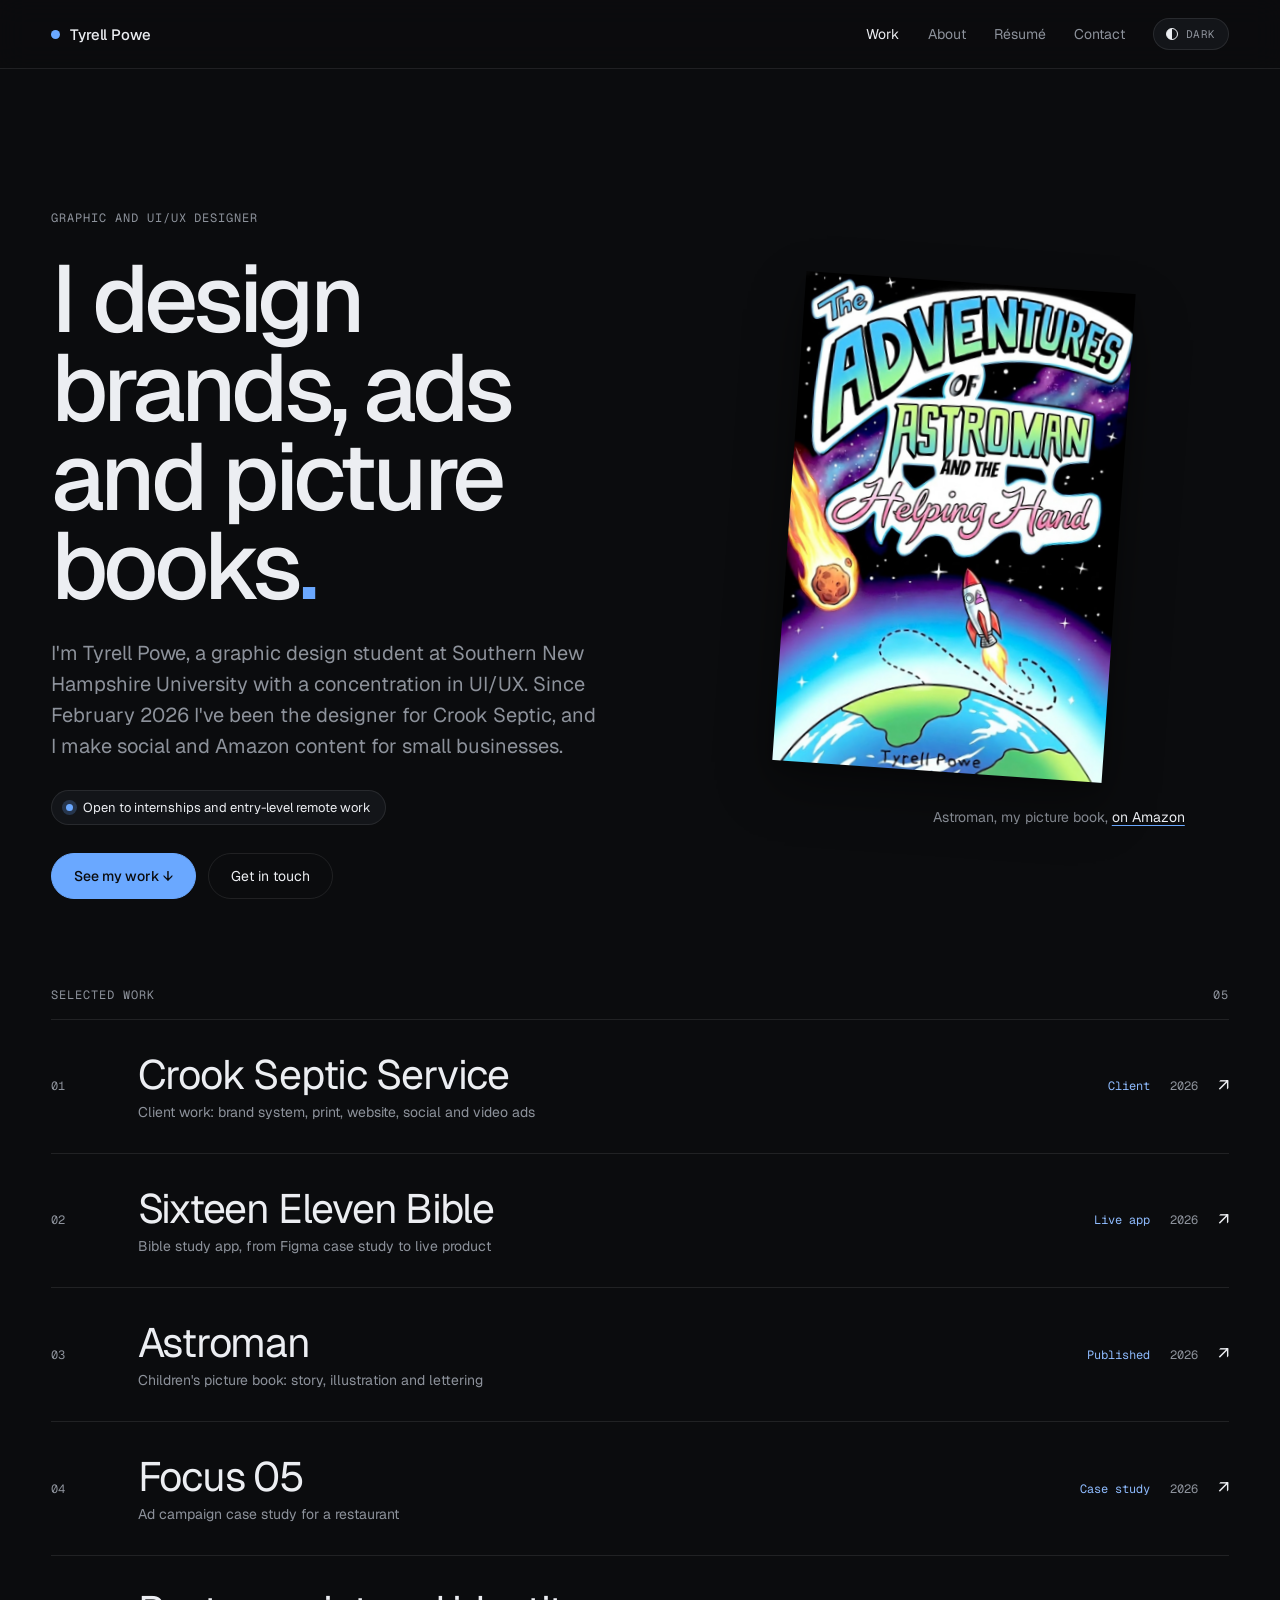
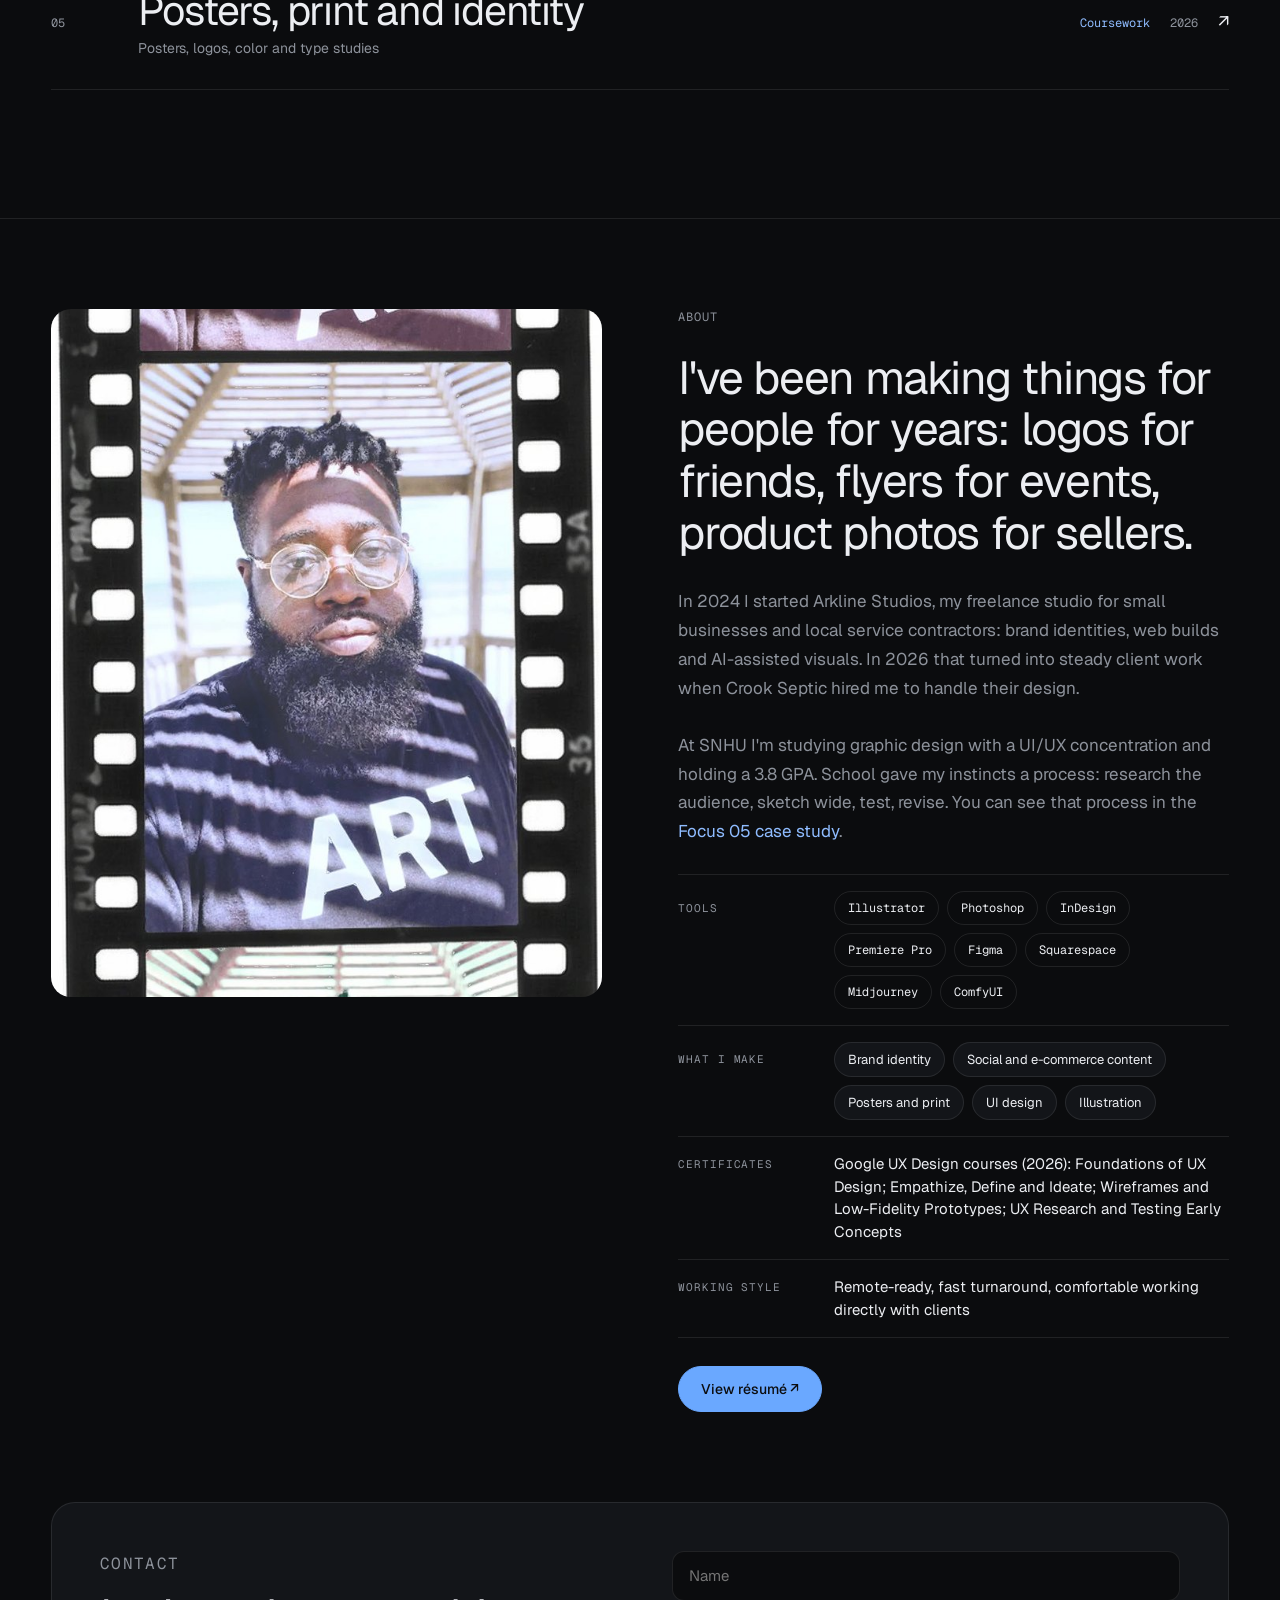
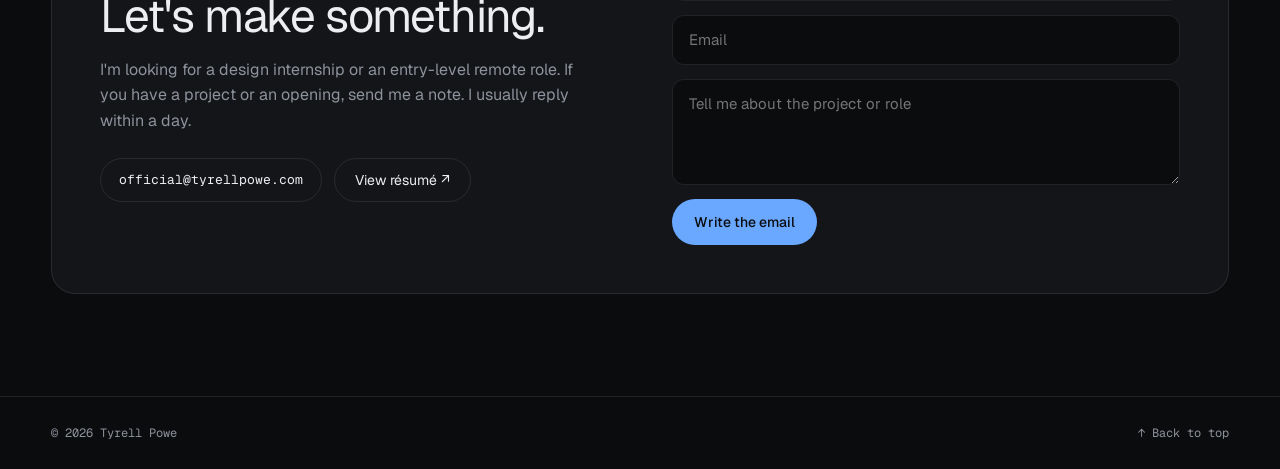
<file: index.html>
<!doctype html>
<html lang="en" data-theme="dark">
<head>
<meta charset="utf-8">
<meta name="viewport" content="width=device-width,initial-scale=1">
<title>Tyrell Powe · Graphic and UI/UX designer</title>
<meta name="description" content="Portfolio of Tyrell Powe, graphic and UI/UX designer: brand identity, ads, social and Amazon content, apps and illustration.">
<meta property="og:title" content="Tyrell Powe · Graphic and UI/UX designer">
<meta property="og:description" content="Portfolio of Tyrell Powe, graphic and UI/UX designer: brand identity, ads, social and Amazon content, apps and illustration.">
<meta property="og:image" content="https://tyrellpowe.com/img/astroman/cover.jpg">
<meta name="theme-color" content="#0b0c0e">
<script>try{var t=localStorage.getItem('theme');if(t)document.documentElement.dataset.theme=t}catch(e){}</script>
<link rel="icon" href="favicon.svg" type="image/svg+xml">
<link rel="preconnect" href="https://fonts.googleapis.com">
<link rel="preconnect" href="https://fonts.gstatic.com" crossorigin>
<link href="https://fonts.googleapis.com/css2?family=Geist:wght@300;400;500;600&family=Geist+Mono:wght@400;500&display=swap" rel="stylesheet">
<link rel="stylesheet" href="style.css?v=f8d75db5">
</head>
<body>
<a class="skip" href="#main">Skip to content</a>
<header class="site-head">
  <a class="brand" href="index.html"><span class="dot"></span>Tyrell Powe</a>
  <nav class="nav" aria-label="Main">
    <a href="index.html#work" aria-current="page">Work</a>
    <a href="index.html#about" class=hide-sm>About</a>
    <a href="resume.html">Résumé</a>
    <a href="#contact">Contact</a>
    <button class="theme-btn" type="button" aria-label="Switch between dark and light theme"><i></i><span>Dark</span></button>
    <button class="menu-btn" type="button" aria-label="Menu" aria-expanded="false" aria-controls="menu"><span></span><span></span></button>
  </nav>
</header>
<nav class="menu" id="menu" aria-label="Menu">
  <a class="item" href="index.html#work">Work<span>↓</span></a>
  <a class="item" href="index.html#about">About<span>↓</span></a>
  <a class="item" href="resume.html">Résumé<span>↗</span></a>
  <a class="item" href="#contact">Contact<span>↓</span></a>
  <a class="mail" href="mailto:official@tyrellpowe.com">official@tyrellpowe.com</a>
</nav>
<main id="main">
<section class="hero wrap">
  <div class="hero-grid">
    <div class="hero-copy">
      <p class="mono" style="margin:0">Graphic and UI/UX designer</p>
      <h1>I design brands, ads and picture books<b>.</b></h1>
      <p class="lede">I'm Tyrell Powe, a graphic design student at Southern New Hampshire University with a concentration in UI/UX. Since February 2026 I've been the designer for Crook Septic, and I make social and Amazon content for small businesses.</p>
      <span class="status"><i></i>Open to internships and entry-level remote work</span>
      <div class="pill-row"><a class="btn primary" href="#work">See my work ↓</a><a class="btn" href="#contact">Get in touch</a></div>
    </div>
    <figure class="cover-fig">
      <a class="cover-btn" href="astroman.html" aria-label="Open the Astroman project">
        <span class="cover-inner">
          <img src="img/astroman/cover.jpg" alt="Front cover of The Adventures of Astroman and the Helping Hand">
          <img class="back" src="img/astroman/back.jpg" alt="Back cover with author photo and bio">
        </span>
      </a>
      <figcaption>Astroman, my picture book, <a href="https://www.amazon.com/dp/B0GHYKSY8W">on Amazon</a></figcaption>
    </figure>
  </div>
</section>

<section class="work wrap" id="work" aria-labelledby="work-h">
  <div class="list-head mono"><span id="work-h">Selected work</span><span>05</span></div>
  <div class="rows">
    <a class="row" href="crook-septic.html" data-name="Crook Septic Service" data-tag="Client" data-preview="img/crook/mascot-logo.png" data-tint="oklch(0.36 0.07 130)">
      <span class="num">01</span>
      <span class="title"><span class="name">Crook Septic Service</span><span class="kind">Client work: brand system, print, website, social and video ads</span></span>
      <span class="side"><span class="tag">Client</span><span class="yr">2026</span><span class="arrow">↗</span></span>
    </a>
    <a class="row" href="sixteen-eleven.html" data-name="Sixteen Eleven Bible" data-tag="Live app" data-preview="img/sixteen/feature.jpg" data-tint="oklch(0.34 0.05 70)">
      <span class="num">02</span>
      <span class="title"><span class="name">Sixteen Eleven Bible</span><span class="kind">Bible study app, from Figma case study to live product</span></span>
      <span class="side"><span class="tag">Live app</span><span class="yr">2026</span><span class="arrow">↗</span></span>
    </a>
    <a class="row" href="astroman.html" data-name="Astroman" data-tag="Published" data-preview="img/astroman/cover.jpg" data-tint="oklch(0.32 0.07 280)">
      <span class="num">03</span>
      <span class="title"><span class="name">Astroman</span><span class="kind">Children&#x27;s picture book: story, illustration and lettering</span></span>
      <span class="side"><span class="tag">Published</span><span class="yr">2026</span><span class="arrow">↗</span></span>
    </a>
    <a class="row" href="focus-05.html" data-name="Focus 05" data-tag="Case study" data-preview="img/class/focus-final-1.jpg" data-tint="oklch(0.36 0.08 200)">
      <span class="num">04</span>
      <span class="title"><span class="name">Focus 05</span><span class="kind">Ad campaign case study for a restaurant</span></span>
      <span class="side"><span class="tag">Case study</span><span class="yr">2026</span><span class="arrow">↗</span></span>
    </a>
    <a class="row" href="print.html" data-name="Posters, print and identity" data-tag="Coursework" data-preview="img/class/community-cup.jpg" data-tint="oklch(0.34 0.07 30)">
      <span class="num">05</span>
      <span class="title"><span class="name">Posters, print and identity</span><span class="kind">Posters, logos, color and type studies</span></span>
      <span class="side"><span class="tag">Coursework</span><span class="yr">2026</span><span class="arrow">↗</span></span>
    </a>
  </div>
</section>

<section class="about wrap" id="about" aria-labelledby="about-h">
  <div class="about-grid">
    <div class="portrait"><img src="img/tyrell.jpg" alt="Tyrell Powe in round glasses and an ART t-shirt, framed as a strip of 35mm film" loading="lazy"></div>
    <div class="about-copy">
      <p class="mono" style="margin:0" id="about-h">About</p>
      <h2>I've been making things for people for years: logos for friends, flyers for events, product photos for sellers.</h2>
      <p class="body">In 2024 I started Arkline Studios, my freelance studio for small businesses and local service contractors: brand identities, web builds and AI-assisted visuals. In 2026 that turned into steady client work when Crook Septic hired me to handle their design.</p>
      <p class="body">At SNHU I'm studying graphic design with a UI/UX concentration and holding a 3.8 GPA. School gave my instincts a process: research the audience, sketch wide, test, revise. You can see that process in the <a href="focus-05.html">Focus 05 case study</a>.</p>
      <div class="facts">
        <div class="fact"><p class="mono">Tools</p><div class="chips"><span class="chip">Illustrator</span><span class="chip">Photoshop</span><span class="chip">InDesign</span><span class="chip">Premiere Pro</span><span class="chip">Figma</span><span class="chip">Squarespace</span><span class="chip">Midjourney</span><span class="chip">ComfyUI</span></div></div>
        <div class="fact"><p class="mono">What I make</p><div class="chips"><span class="chip soft">Brand identity</span><span class="chip soft">Social and e-commerce content</span><span class="chip soft">Posters and print</span><span class="chip soft">UI design</span><span class="chip soft">Illustration</span></div></div>
        <div class="fact"><p class="mono" style="padding-top:3px">Certificates</p><p>Google UX Design courses (2026): Foundations of UX Design; Empathize, Define and Ideate; Wireframes and Low-Fidelity Prototypes; UX Research and Testing Early Concepts</p></div>
        <div class="fact"><p class="mono" style="padding-top:3px">Working style</p><p>Remote-ready, fast turnaround, comfortable working directly with clients</p></div>
      </div>
      <div class="pill-row"><a class="btn primary" href="resume.html">View résumé ↗</a></div>
    </div>
  </div>
</section>
<section class="contact wrap" id="contact">
  <div class="contact-card">
    <div class="contact-copy">
      <p class="mono" style="margin:0">Contact</p>
      <h2>Let's make something.</h2>
      <p>I'm looking for a design internship or an entry-level remote role. If you have a project or an opening, send me a note. I usually reply within a day.</p>
      <div class="pill-row"><a class="btn email" href="mailto:official@tyrellpowe.com">official@tyrellpowe.com</a><a class="btn small" href="resume.html">View résumé ↗</a></div>
    </div>
    <div>
      <form data-to="official@tyrellpowe.com">
        <label class="skip" for="cf-name">Name</label><input id="cf-name" name="name" required placeholder="Name" autocomplete="name">
        <label class="skip" for="cf-email">Email</label><input id="cf-email" name="email" type="email" required placeholder="Email" autocomplete="email">
        <label class="skip" for="cf-msg">Message</label><textarea id="cf-msg" name="message" rows="4" required placeholder="Tell me about the project or role"></textarea>
        <button class="btn primary" type="submit">Write the email</button>
      </form>
      <div class="sent" role="status"><b>✓</b><p style="font-size:20px;letter-spacing:-.01em">Your email app should open with your message.</p><p style="color:var(--muted);font-size:15px">If it didn't, write to me at <a href="mailto:official@tyrellpowe.com">official@tyrellpowe.com</a>.</p></div>
    </div>
  </div>
</section>
<div class="preview" aria-hidden="true"><img alt=""><div class="pcap"><b></b><span></span></div></div>
</main>
<footer class="site-foot"><span>© 2026 Tyrell Powe</span><a href="#main">↑ Back to top</a></footer>
<div class="lb" role="dialog" aria-modal="true" aria-label="Image viewer">
  <div class="lb-top"><span class="lb-count"></span><button class="lb-close" type="button" aria-label="Close">✕</button></div>
  <div class="lb-mid"><button class="lb-prev" type="button" aria-label="Previous image">←</button><img alt=""><button class="lb-next" type="button" aria-label="Next image">→</button></div>
  <p class="lb-cap"></p>
  <div class="lb-mob"><button class="lb-prev" type="button" aria-label="Previous image">←</button><button class="lb-next" type="button" aria-label="Next image">→</button></div>
</div>
<script src="site.js?v=f8d75db5"></script>
</body></html>
</file>
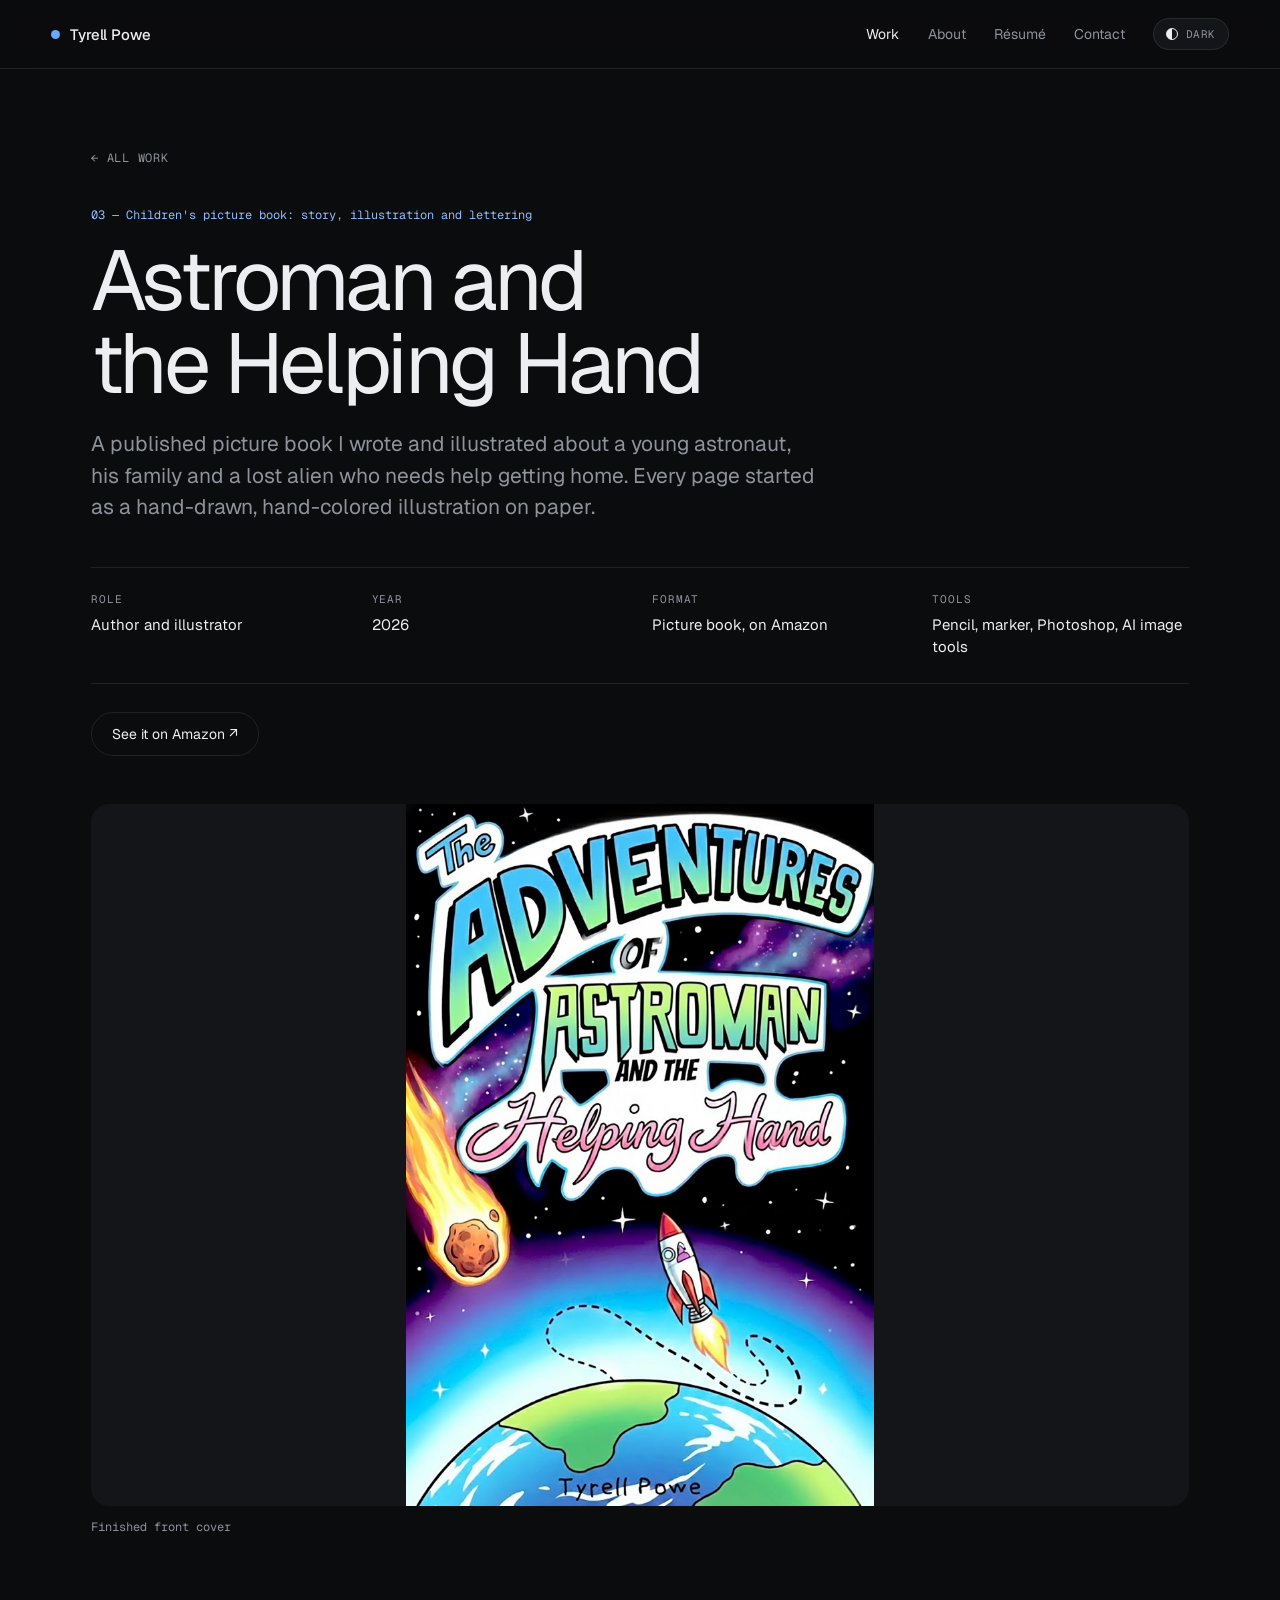
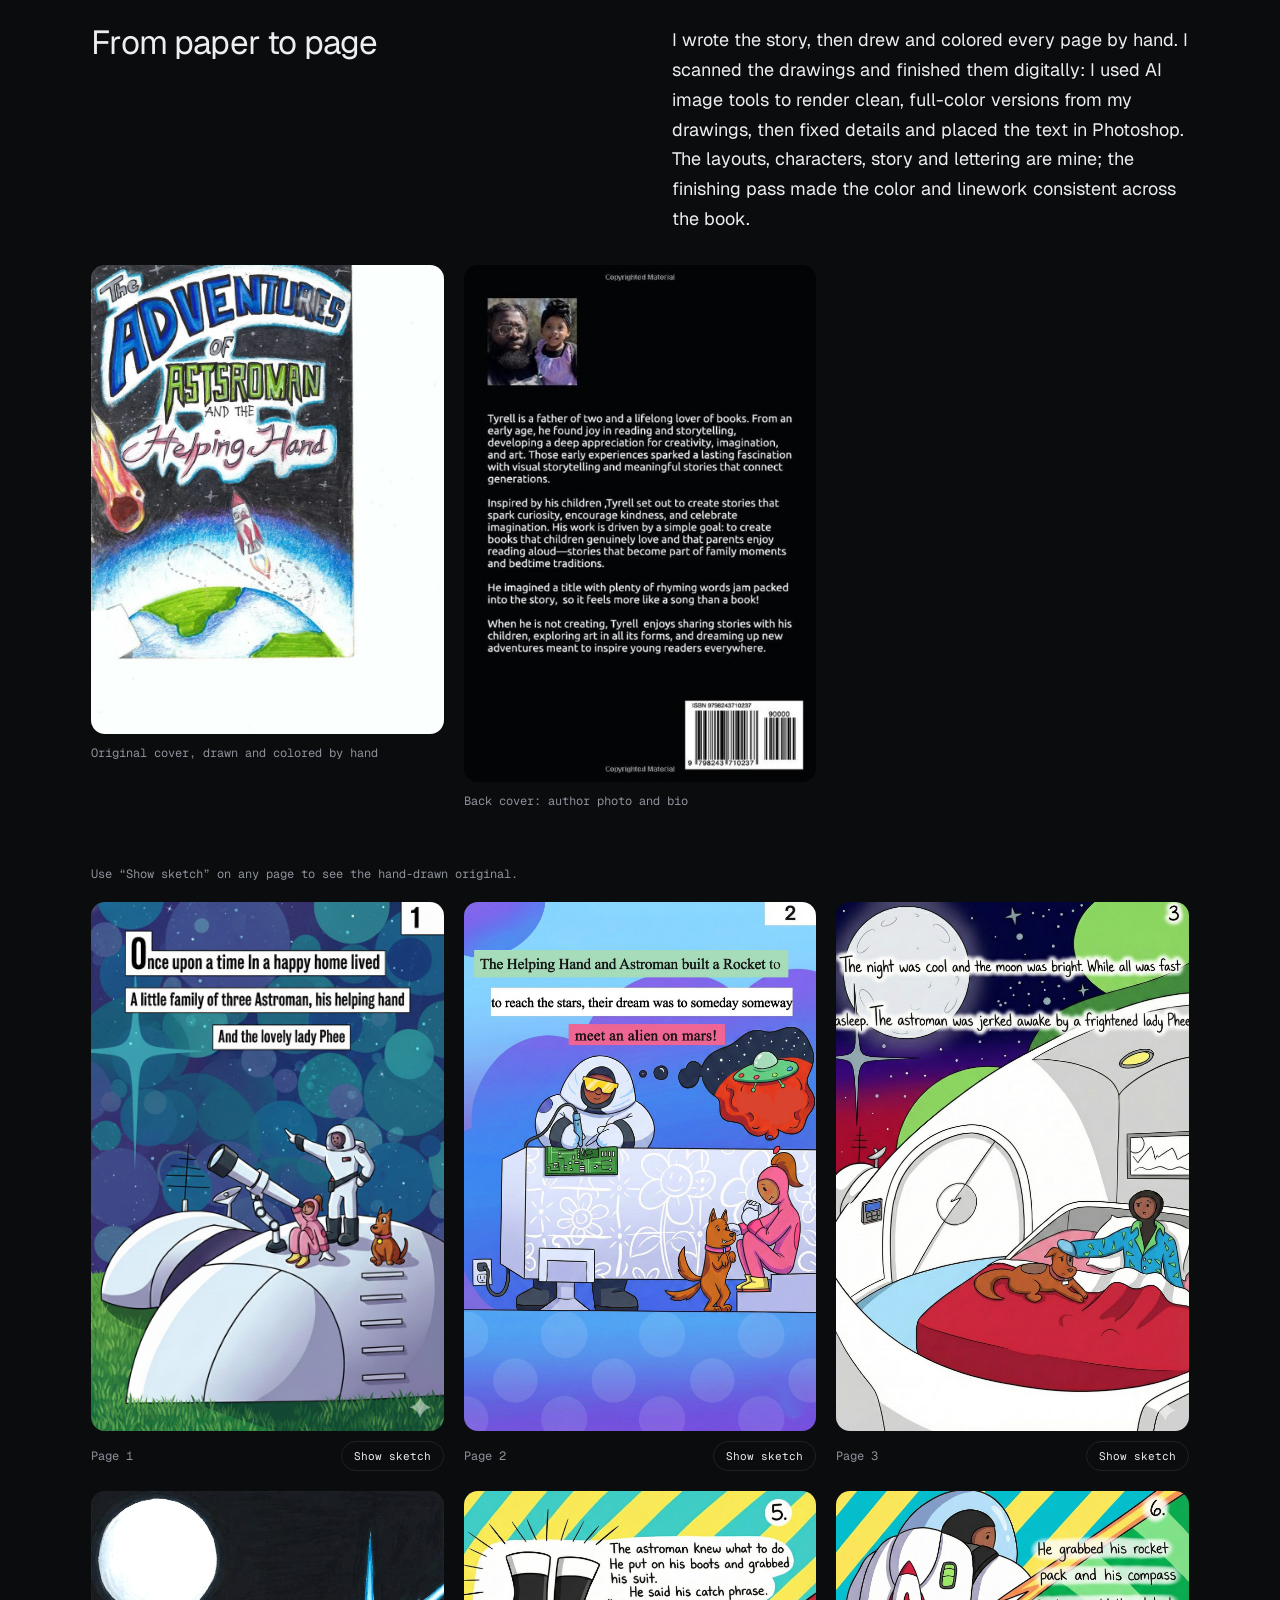
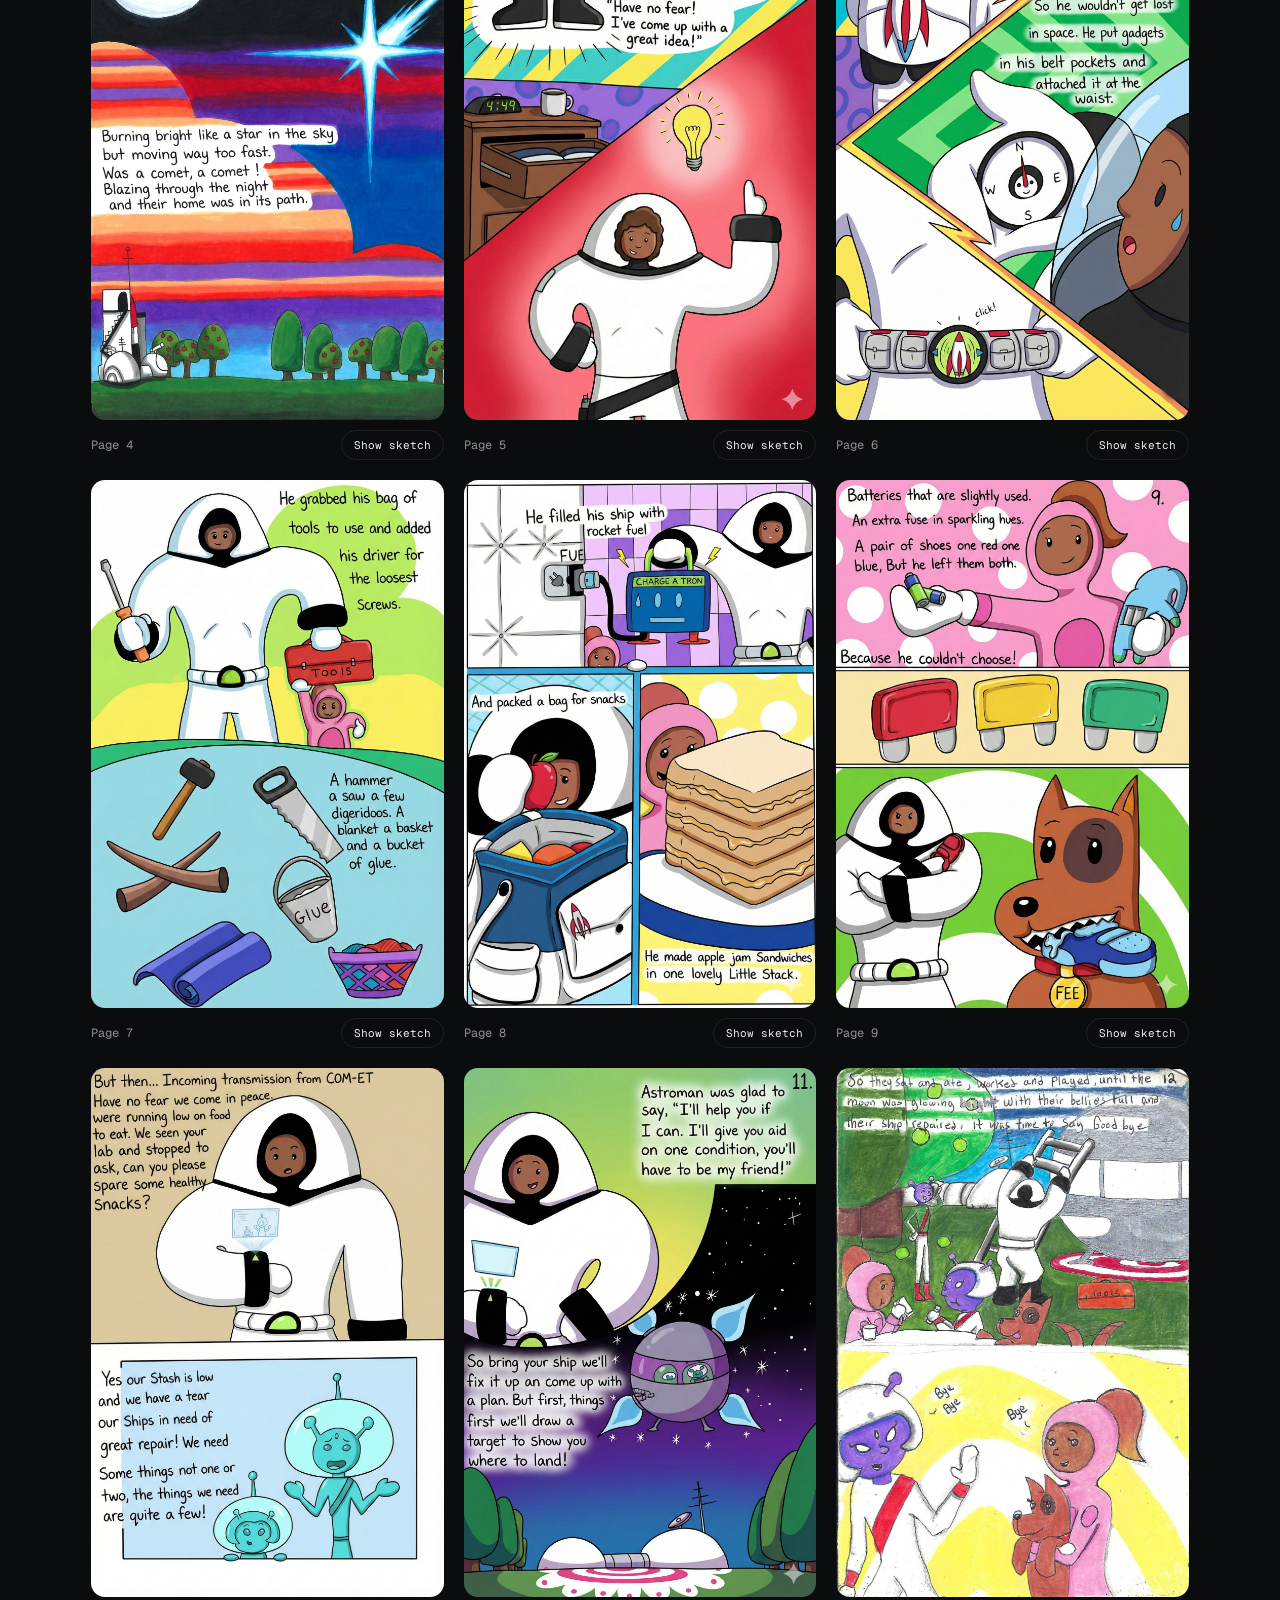
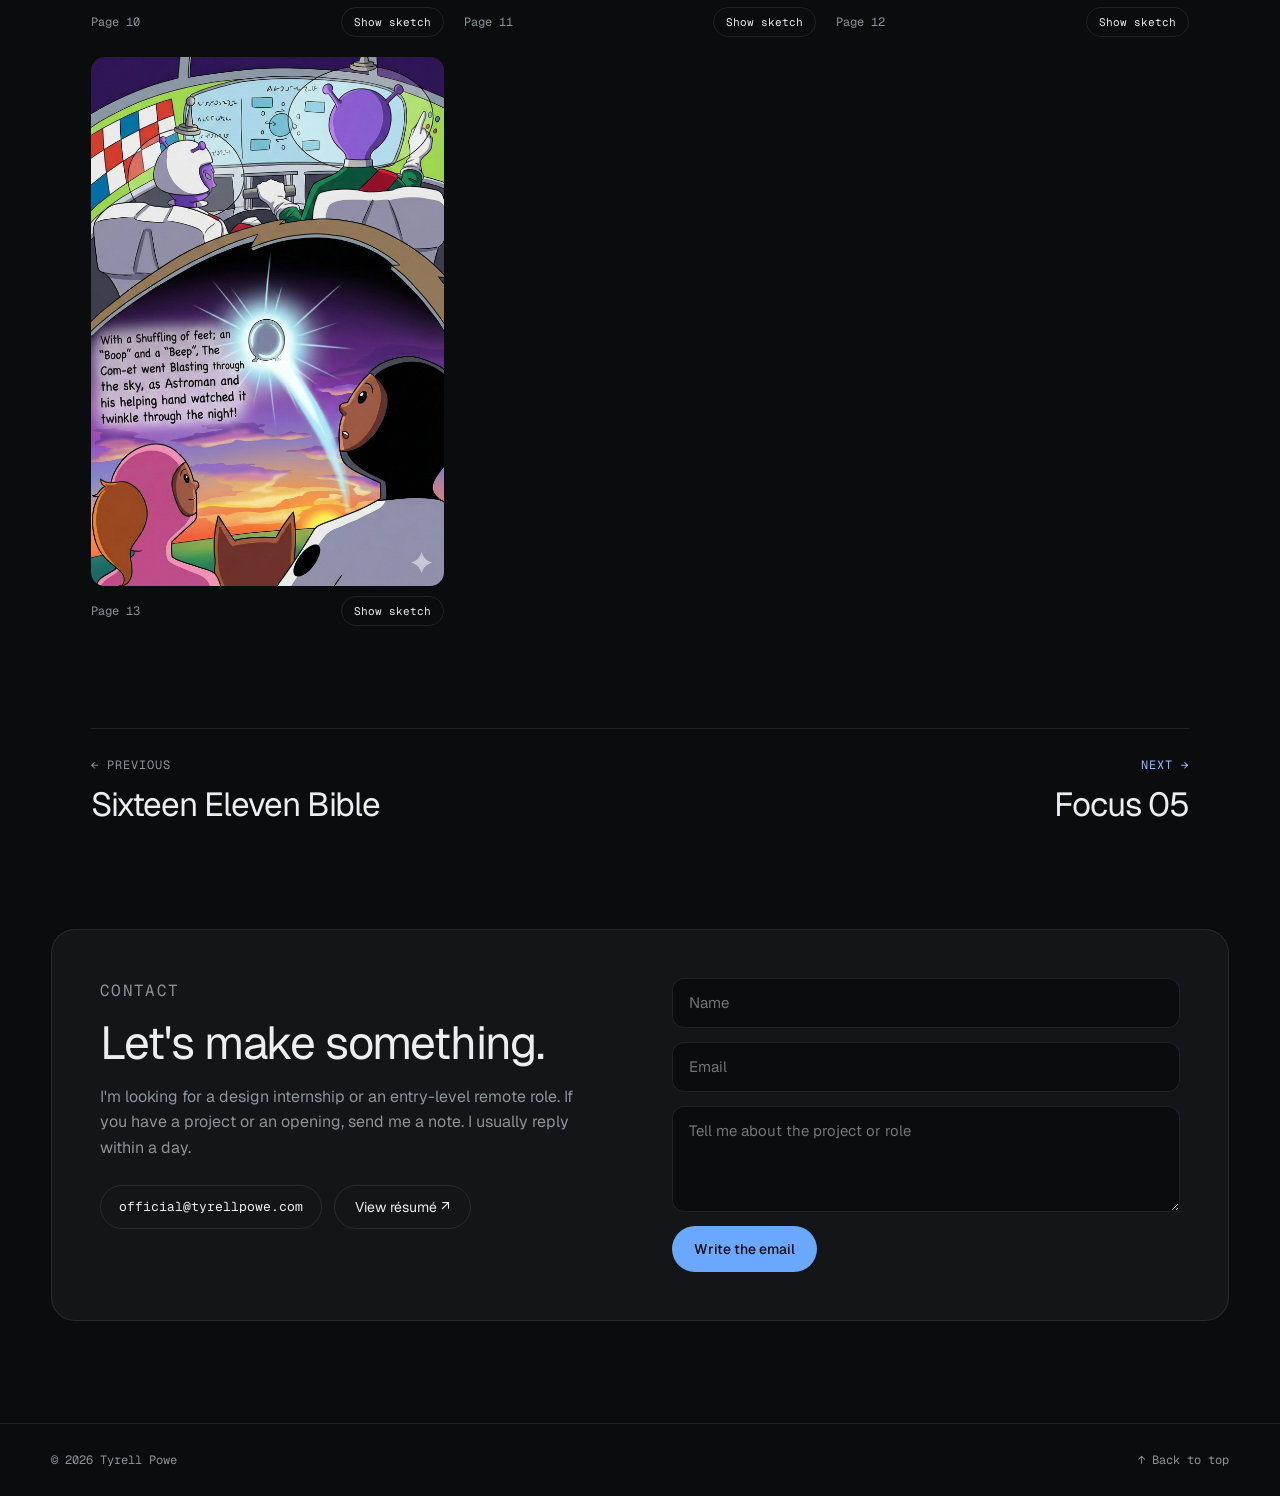
<file: astroman.html>
<!doctype html>
<html lang="en" data-theme="dark">
<head>
<meta charset="utf-8">
<meta name="viewport" content="width=device-width,initial-scale=1">
<title>Astroman and the Helping Hand · Tyrell Powe</title>
<meta name="description" content="A published picture book I wrote and illustrated about a young astronaut, his family and a lost alien who needs help getting home. Every page started as a ">
<meta property="og:title" content="Astroman and the Helping Hand · Tyrell Powe">
<meta property="og:description" content="A published picture book I wrote and illustrated about a young astronaut, his family and a lost alien who needs help getting home. Every page started as a ">
<meta property="og:image" content="https://tyrellpowe.com/img/astroman/cover.jpg">
<meta name="theme-color" content="#0b0c0e">
<script>try{var t=localStorage.getItem('theme');if(t)document.documentElement.dataset.theme=t}catch(e){}</script>
<link rel="icon" href="favicon.svg" type="image/svg+xml">
<link rel="preconnect" href="https://fonts.googleapis.com">
<link rel="preconnect" href="https://fonts.gstatic.com" crossorigin>
<link href="https://fonts.googleapis.com/css2?family=Geist:wght@300;400;500;600&family=Geist+Mono:wght@400;500&display=swap" rel="stylesheet">
<link rel="stylesheet" href="style.css?v=f8d75db5">
</head>
<body>
<a class="skip" href="#main">Skip to content</a>
<header class="site-head">
  <a class="brand" href="index.html"><span class="dot"></span>Tyrell Powe</a>
  <nav class="nav" aria-label="Main">
    <a href="index.html#work" aria-current="page">Work</a>
    <a href="index.html#about" class=hide-sm>About</a>
    <a href="resume.html">Résumé</a>
    <a href="#contact">Contact</a>
    <button class="theme-btn" type="button" aria-label="Switch between dark and light theme"><i></i><span>Dark</span></button>
    <button class="menu-btn" type="button" aria-label="Menu" aria-expanded="false" aria-controls="menu"><span></span><span></span></button>
  </nav>
</header>
<nav class="menu" id="menu" aria-label="Menu">
  <a class="item" href="index.html#work">Work<span>↓</span></a>
  <a class="item" href="index.html#about">About<span>↓</span></a>
  <a class="item" href="resume.html">Résumé<span>↗</span></a>
  <a class="item" href="#contact">Contact<span>↓</span></a>
  <a class="mail" href="mailto:official@tyrellpowe.com">official@tyrellpowe.com</a>
</nav>
<main id="main">
<article class="project wrap">
  <a class="back" href="index.html#work">← All work</a>
  <p class="eyebrow">03 — Children&#x27;s picture book: story, illustration and lettering</p>
  <h1>Astroman and the Helping Hand</h1>
  <p class="summary">A published picture book I wrote and illustrated about a young astronaut, his family and a lost alien who needs help getting home. Every page started as a hand-drawn, hand-colored illustration on paper.</p>
  <dl class="meta"><div><dt>Role</dt><dd>Author and illustrator</dd></div><div><dt>Year</dt><dd>2026</dd></div><div><dt>Format</dt><dd>Picture book, on Amazon</dd></div><div><dt>Tools</dt><dd>Pencil, marker, Photoshop, AI image tools</dd></div></dl>
  <div class="pill-row links"><a class="btn small" href="https://www.amazon.com/dp/B0GHYKSY8W">See it on Amazon ↗</a></div>
  <figure class="hero-fig"><button class="zoom" type="button" data-src="img/astroman/cover.jpg" data-cap="Finished front cover" aria-label="Enlarge: Finished front cover"><img src="img/astroman/cover.jpg" alt="Finished front cover"></button><figcaption class="cap">Finished front cover</figcaption></figure>
  
  <section class="sec">
    <div class="sec-text"><h2>From paper to page</h2><p>I wrote the story, then drew and colored every page by hand. I scanned the drawings and finished them digitally: I used AI image tools to render clean, full-color versions from my drawings, then fixed details and placed the text in Photoshop. The layouts, characters, story and lettering are mine; the finishing pass made the color and linework consistent across the book.</p></div>
    <div class="gallery" style="--min:300px"><figure><button class="zoom" type="button" data-src="img/astroman/cover-orig.jpg" data-cap="Original cover, drawn and colored by hand" aria-label="Enlarge: Original cover, drawn and colored by hand"><img src="img/astroman/cover-orig.jpg" alt="Original cover, drawn and colored by hand" loading="lazy"></button><figcaption class="cap">Original cover, drawn and colored by hand</figcaption></figure><figure><button class="zoom" type="button" data-src="img/astroman/back.jpg" data-cap="Back cover: author photo and bio" aria-label="Enlarge: Back cover: author photo and bio"><img src="img/astroman/back.jpg" alt="Back cover: author photo and bio" loading="lazy"></button><figcaption class="cap">Back cover: author photo and bio</figcaption></figure></div>
  </section>
  <p class="mono pages-note" style="text-transform:none;letter-spacing:0">Use “Show sketch” on any page to see the hand-drawn original.</p><div class="pages"><figure class="page" data-n="1"><button class="zoom" type="button" data-src="img/astroman/pg2.jpg" data-cap="Page 1, finished" aria-label="Enlarge: Page 1, finished" data-final="img/astroman/pg2.jpg" data-orig="img/astroman/pg2-orig.jpg"><img src="img/astroman/pg2.jpg" alt="Page 1, finished" loading="lazy"></button><figcaption><span>Page 1</span><button class="sketch" type="button" aria-pressed="false">Show sketch</button></figcaption></figure><figure class="page" data-n="2"><button class="zoom" type="button" data-src="img/astroman/pg3.jpg" data-cap="Page 2, finished" aria-label="Enlarge: Page 2, finished" data-final="img/astroman/pg3.jpg" data-orig="img/astroman/pg3-orig.jpg"><img src="img/astroman/pg3.jpg" alt="Page 2, finished" loading="lazy"></button><figcaption><span>Page 2</span><button class="sketch" type="button" aria-pressed="false">Show sketch</button></figcaption></figure><figure class="page" data-n="3"><button class="zoom" type="button" data-src="img/astroman/pg4.jpg" data-cap="Page 3, finished" aria-label="Enlarge: Page 3, finished" data-final="img/astroman/pg4.jpg" data-orig="img/astroman/pg4-orig.jpg"><img src="img/astroman/pg4.jpg" alt="Page 3, finished" loading="lazy"></button><figcaption><span>Page 3</span><button class="sketch" type="button" aria-pressed="false">Show sketch</button></figcaption></figure><figure class="page" data-n="4"><button class="zoom" type="button" data-src="img/astroman/pg5.jpg" data-cap="Page 4, finished" aria-label="Enlarge: Page 4, finished" data-final="img/astroman/pg5.jpg" data-orig="img/astroman/pg5-orig.jpg"><img src="img/astroman/pg5.jpg" alt="Page 4, finished" loading="lazy"></button><figcaption><span>Page 4</span><button class="sketch" type="button" aria-pressed="false">Show sketch</button></figcaption></figure><figure class="page" data-n="5"><button class="zoom" type="button" data-src="img/astroman/pg6.jpg" data-cap="Page 5, finished" aria-label="Enlarge: Page 5, finished" data-final="img/astroman/pg6.jpg" data-orig="img/astroman/pg6-orig.jpg"><img src="img/astroman/pg6.jpg" alt="Page 5, finished" loading="lazy"></button><figcaption><span>Page 5</span><button class="sketch" type="button" aria-pressed="false">Show sketch</button></figcaption></figure><figure class="page" data-n="6"><button class="zoom" type="button" data-src="img/astroman/pg7.jpg" data-cap="Page 6, finished" aria-label="Enlarge: Page 6, finished" data-final="img/astroman/pg7.jpg" data-orig="img/astroman/pg7-orig.jpg"><img src="img/astroman/pg7.jpg" alt="Page 6, finished" loading="lazy"></button><figcaption><span>Page 6</span><button class="sketch" type="button" aria-pressed="false">Show sketch</button></figcaption></figure><figure class="page" data-n="7"><button class="zoom" type="button" data-src="img/astroman/pg8.jpg" data-cap="Page 7, finished" aria-label="Enlarge: Page 7, finished" data-final="img/astroman/pg8.jpg" data-orig="img/astroman/pg8-orig.jpg"><img src="img/astroman/pg8.jpg" alt="Page 7, finished" loading="lazy"></button><figcaption><span>Page 7</span><button class="sketch" type="button" aria-pressed="false">Show sketch</button></figcaption></figure><figure class="page" data-n="8"><button class="zoom" type="button" data-src="img/astroman/pg9.jpg" data-cap="Page 8, finished" aria-label="Enlarge: Page 8, finished" data-final="img/astroman/pg9.jpg" data-orig="img/astroman/pg9-orig.jpg"><img src="img/astroman/pg9.jpg" alt="Page 8, finished" loading="lazy"></button><figcaption><span>Page 8</span><button class="sketch" type="button" aria-pressed="false">Show sketch</button></figcaption></figure><figure class="page" data-n="9"><button class="zoom" type="button" data-src="img/astroman/pg10.jpg" data-cap="Page 9, finished" aria-label="Enlarge: Page 9, finished" data-final="img/astroman/pg10.jpg" data-orig="img/astroman/pg10-orig.jpg"><img src="img/astroman/pg10.jpg" alt="Page 9, finished" loading="lazy"></button><figcaption><span>Page 9</span><button class="sketch" type="button" aria-pressed="false">Show sketch</button></figcaption></figure><figure class="page" data-n="10"><button class="zoom" type="button" data-src="img/astroman/pg11.jpg" data-cap="Page 10, finished" aria-label="Enlarge: Page 10, finished" data-final="img/astroman/pg11.jpg" data-orig="img/astroman/pg11-orig.jpg"><img src="img/astroman/pg11.jpg" alt="Page 10, finished" loading="lazy"></button><figcaption><span>Page 10</span><button class="sketch" type="button" aria-pressed="false">Show sketch</button></figcaption></figure><figure class="page" data-n="11"><button class="zoom" type="button" data-src="img/astroman/pg12.jpg" data-cap="Page 11, finished" aria-label="Enlarge: Page 11, finished" data-final="img/astroman/pg12.jpg" data-orig="img/astroman/pg12-orig.jpg"><img src="img/astroman/pg12.jpg" alt="Page 11, finished" loading="lazy"></button><figcaption><span>Page 11</span><button class="sketch" type="button" aria-pressed="false">Show sketch</button></figcaption></figure><figure class="page" data-n="12"><button class="zoom" type="button" data-src="img/astroman/pg13.jpg" data-cap="Page 12, finished" aria-label="Enlarge: Page 12, finished" data-final="img/astroman/pg13.jpg" data-orig="img/astroman/pg13-orig.jpg"><img src="img/astroman/pg13.jpg" alt="Page 12, finished" loading="lazy"></button><figcaption><span>Page 12</span><button class="sketch" type="button" aria-pressed="false">Show sketch</button></figcaption></figure><figure class="page" data-n="13"><button class="zoom" type="button" data-src="img/astroman/pg14.jpg" data-cap="Page 13, finished" aria-label="Enlarge: Page 13, finished" data-final="img/astroman/pg14.jpg" data-orig="img/astroman/pg14-orig.jpg"><img src="img/astroman/pg14.jpg" alt="Page 13, finished" loading="lazy"></button><figcaption><span>Page 13</span><button class="sketch" type="button" aria-pressed="false">Show sketch</button></figcaption></figure></div>
  <nav class="prevnext" aria-label="More projects">
    <a href="sixteen-eleven.html"><span class="mono">← Previous</span><span class="nm">Sixteen Eleven Bible</span></a>
    <a class="next" href="focus-05.html"><span class="mono">Next →</span><span class="nm">Focus 05</span></a>
  </nav>
</article>
<section class="contact wrap" id="contact">
  <div class="contact-card">
    <div class="contact-copy">
      <p class="mono" style="margin:0">Contact</p>
      <h2>Let's make something.</h2>
      <p>I'm looking for a design internship or an entry-level remote role. If you have a project or an opening, send me a note. I usually reply within a day.</p>
      <div class="pill-row"><a class="btn email" href="mailto:official@tyrellpowe.com">official@tyrellpowe.com</a><a class="btn small" href="resume.html">View résumé ↗</a></div>
    </div>
    <div>
      <form data-to="official@tyrellpowe.com">
        <label class="skip" for="cf-name">Name</label><input id="cf-name" name="name" required placeholder="Name" autocomplete="name">
        <label class="skip" for="cf-email">Email</label><input id="cf-email" name="email" type="email" required placeholder="Email" autocomplete="email">
        <label class="skip" for="cf-msg">Message</label><textarea id="cf-msg" name="message" rows="4" required placeholder="Tell me about the project or role"></textarea>
        <button class="btn primary" type="submit">Write the email</button>
      </form>
      <div class="sent" role="status"><b>✓</b><p style="font-size:20px;letter-spacing:-.01em">Your email app should open with your message.</p><p style="color:var(--muted);font-size:15px">If it didn't, write to me at <a href="mailto:official@tyrellpowe.com">official@tyrellpowe.com</a>.</p></div>
    </div>
  </div>
</section>
</main>
<footer class="site-foot"><span>© 2026 Tyrell Powe</span><a href="#main">↑ Back to top</a></footer>
<div class="lb" role="dialog" aria-modal="true" aria-label="Image viewer">
  <div class="lb-top"><span class="lb-count"></span><button class="lb-close" type="button" aria-label="Close">✕</button></div>
  <div class="lb-mid"><button class="lb-prev" type="button" aria-label="Previous image">←</button><img alt=""><button class="lb-next" type="button" aria-label="Next image">→</button></div>
  <p class="lb-cap"></p>
  <div class="lb-mob"><button class="lb-prev" type="button" aria-label="Previous image">←</button><button class="lb-next" type="button" aria-label="Next image">→</button></div>
</div>
<script src="site.js?v=f8d75db5"></script>
</body></html>
</file>
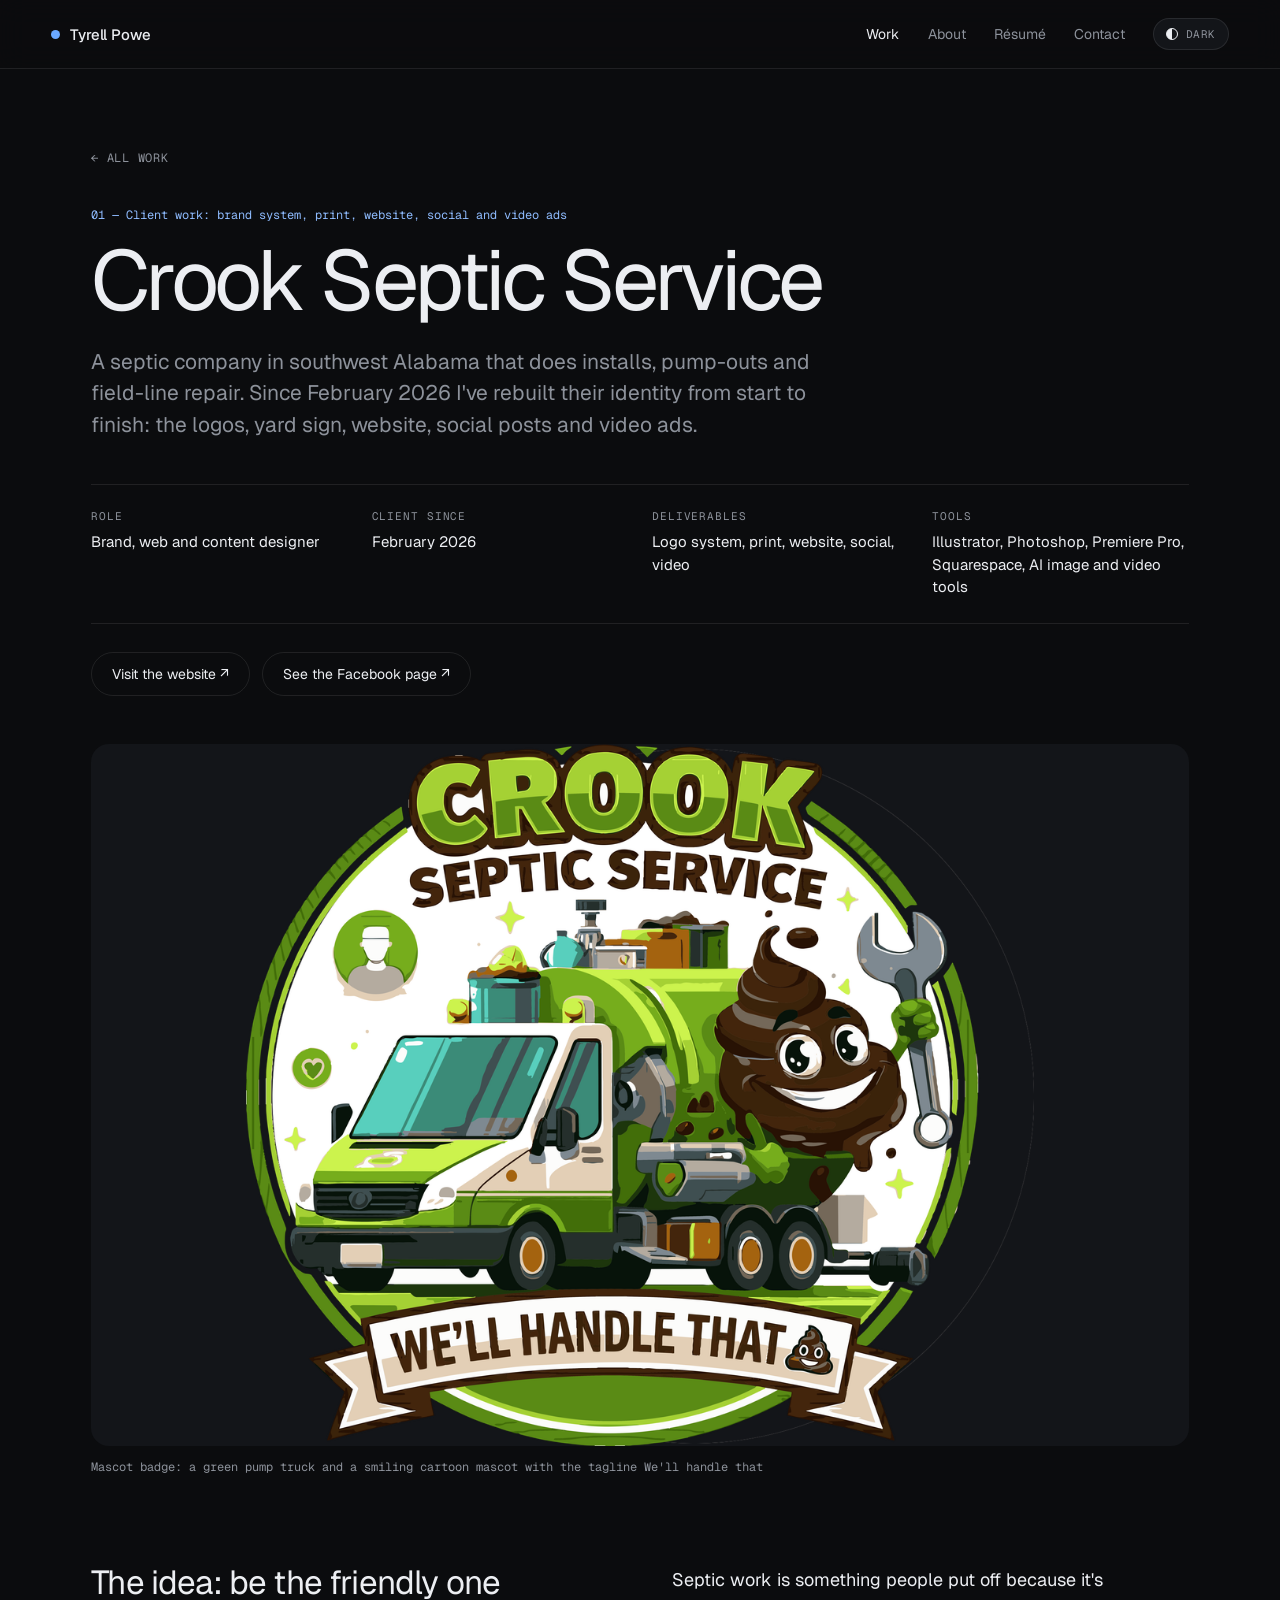
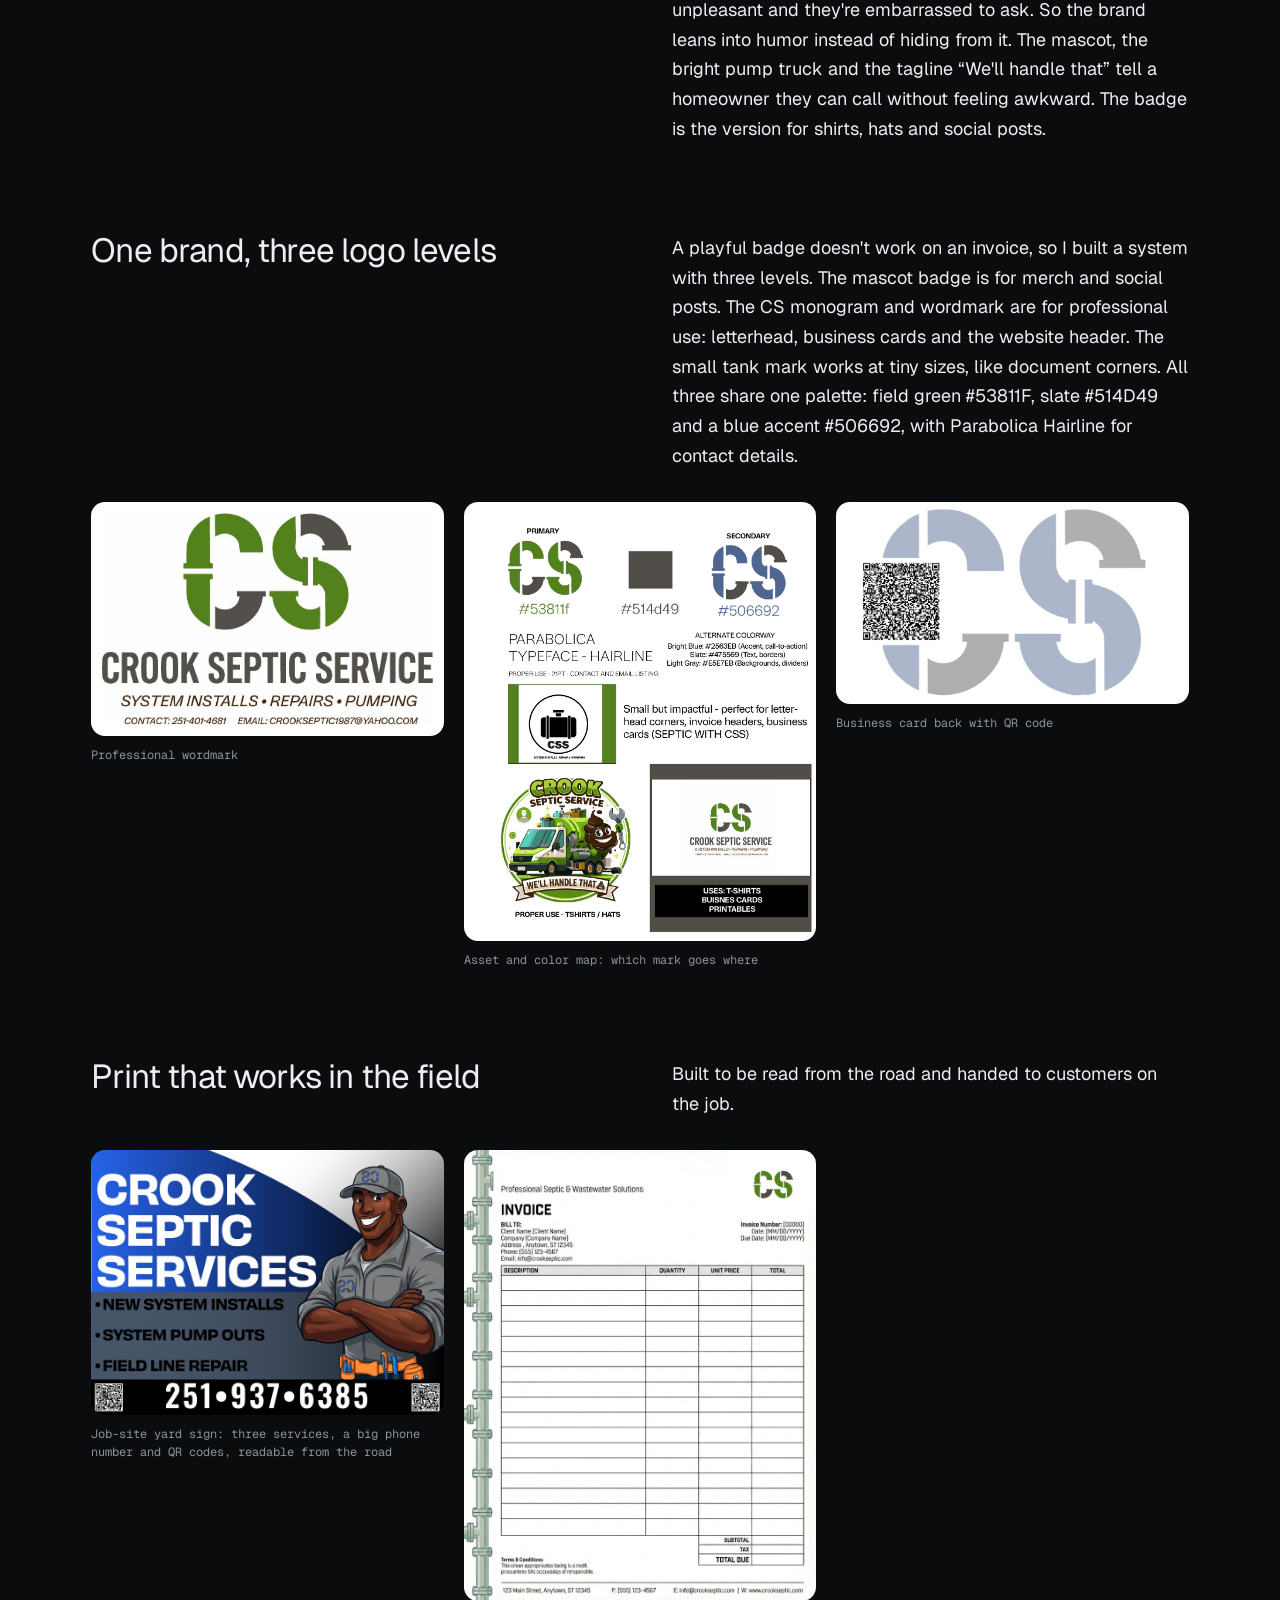
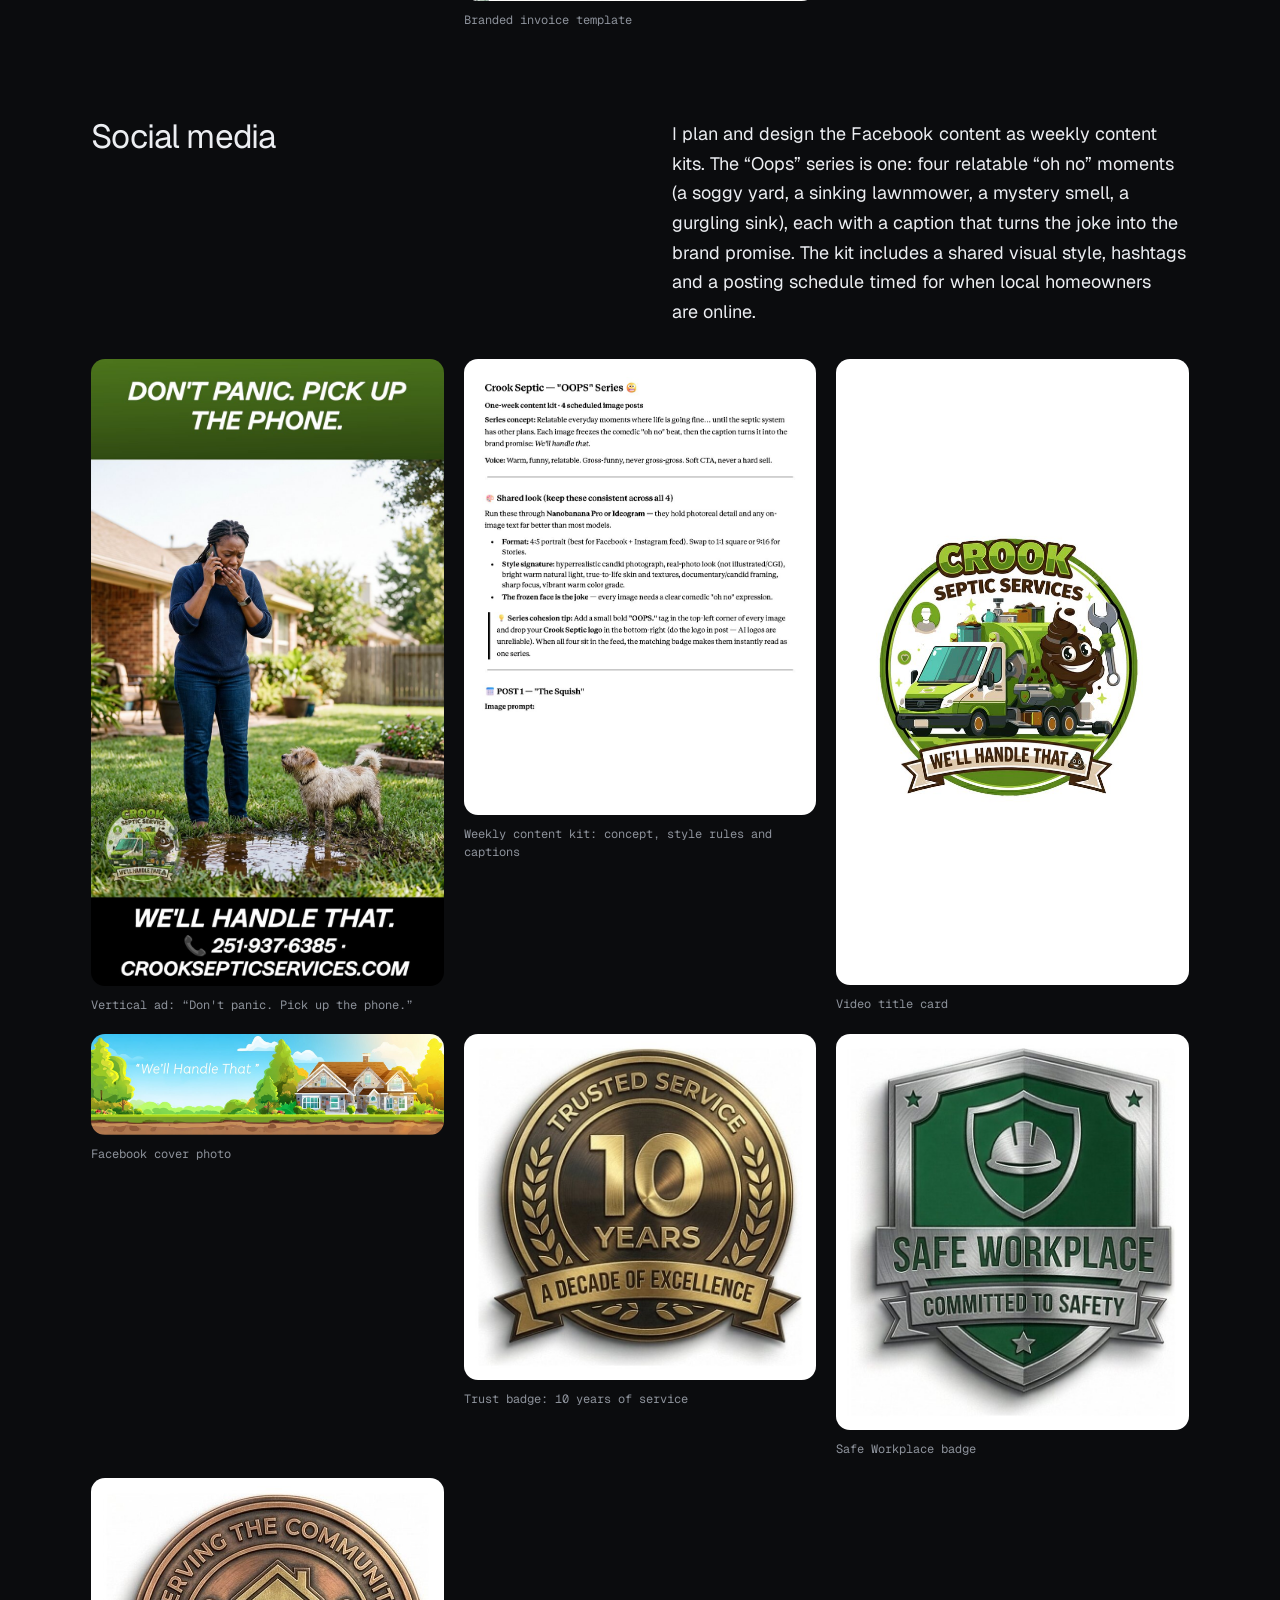
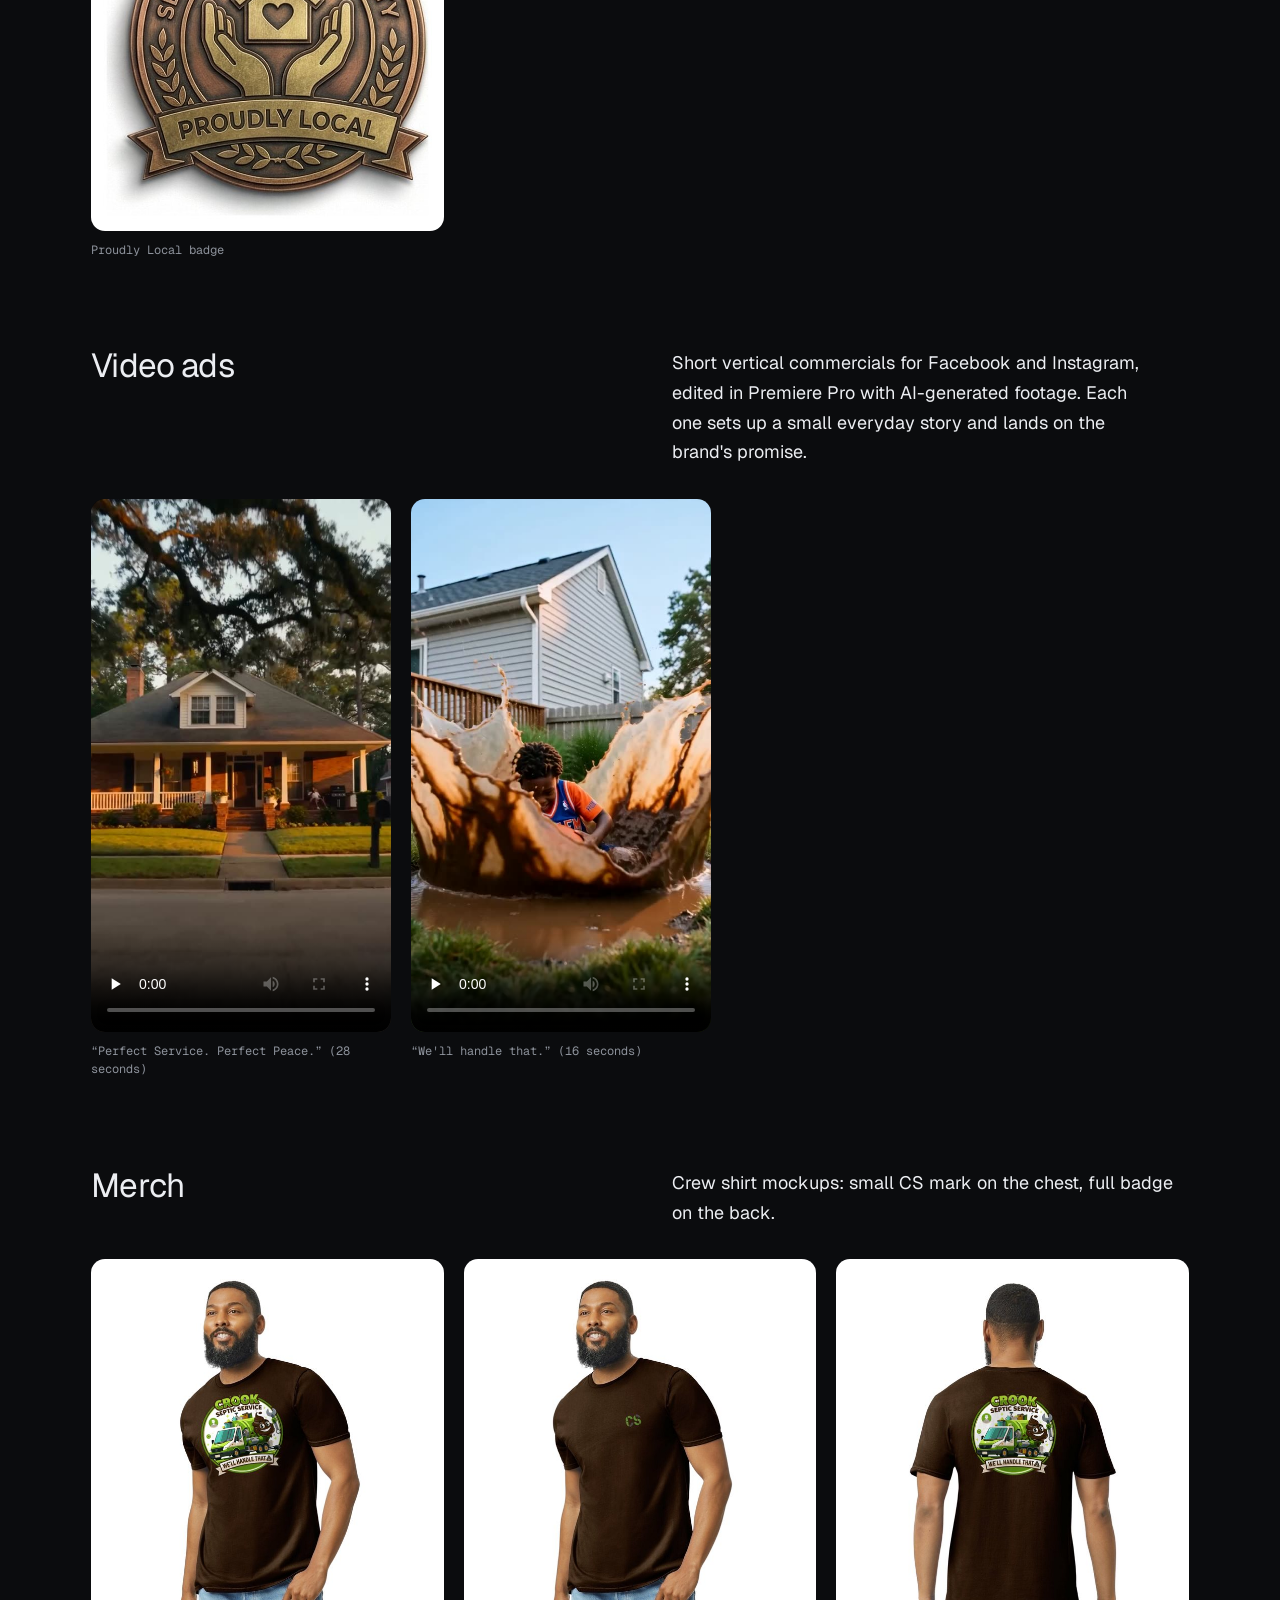
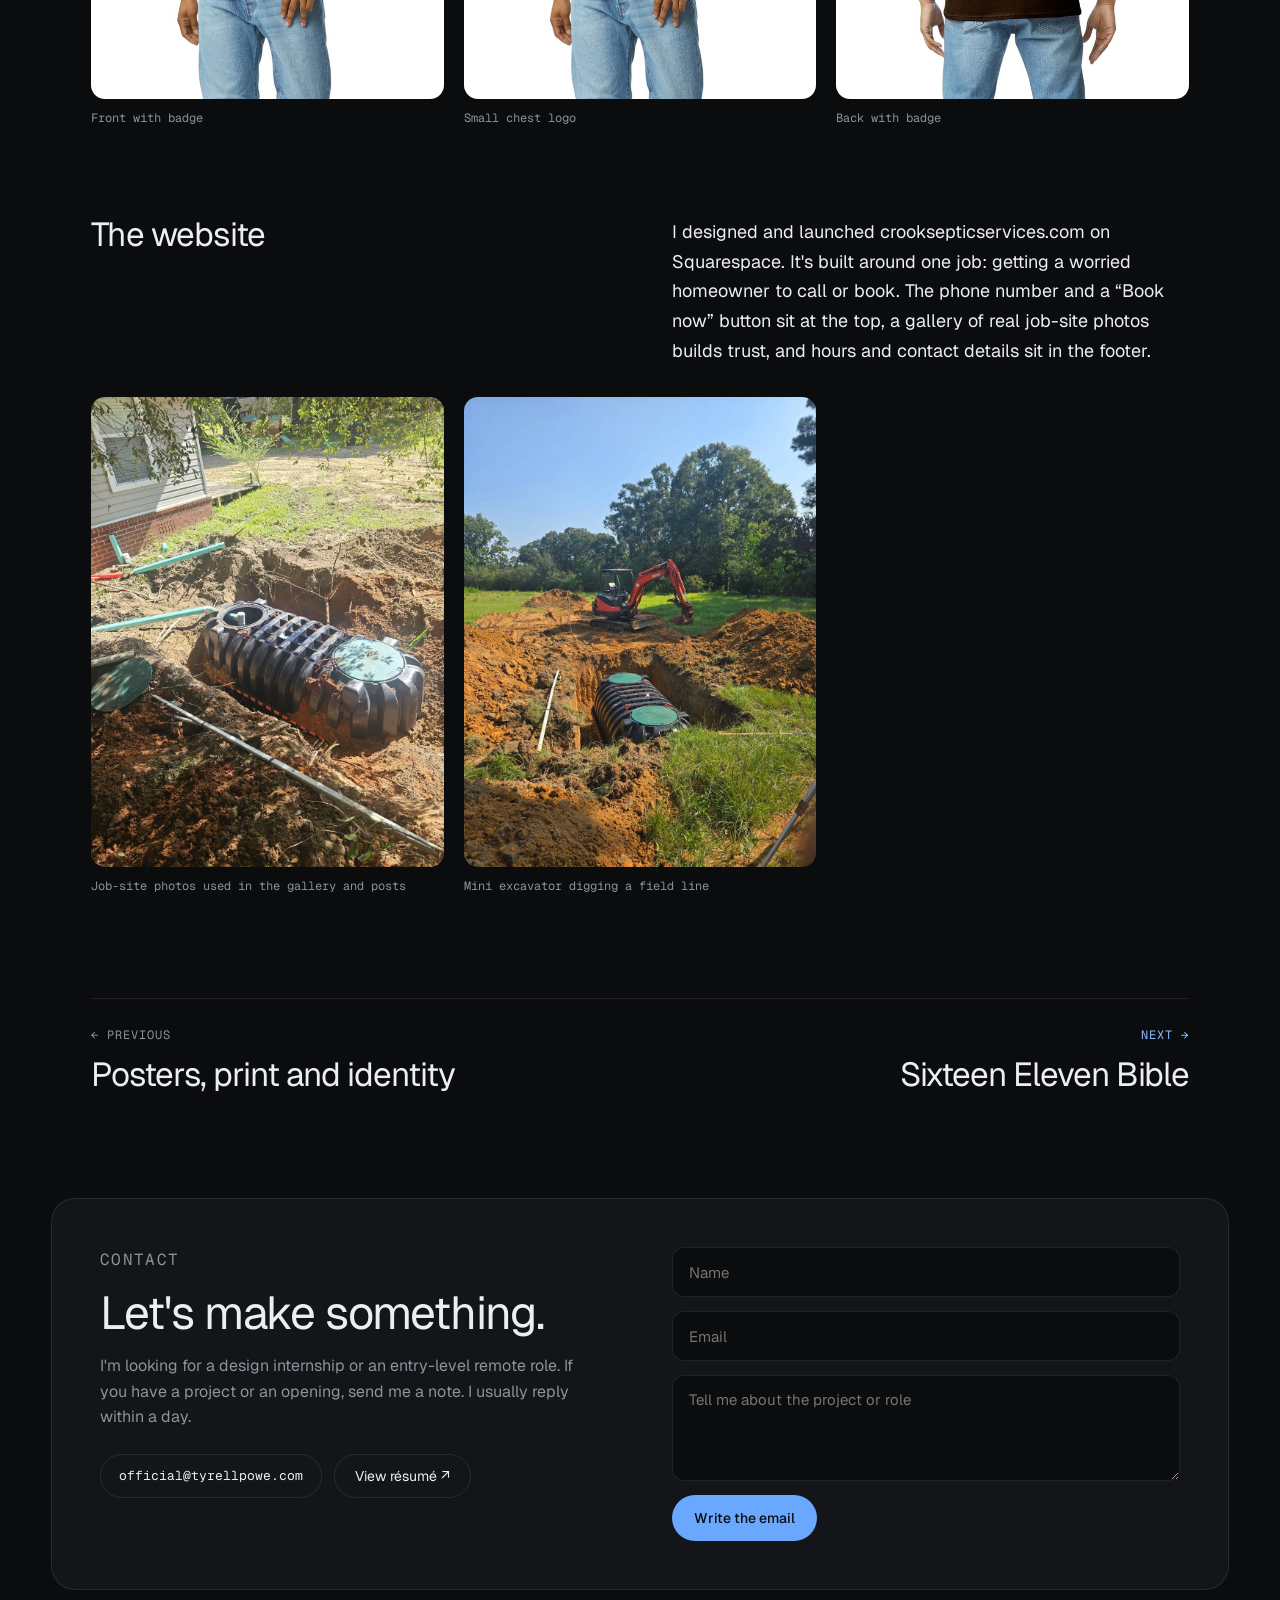
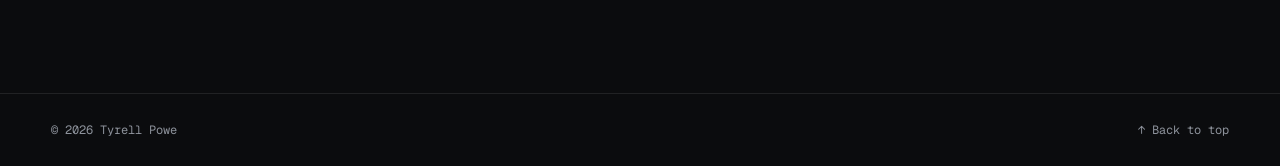
<file: crook-septic.html>
<!doctype html>
<html lang="en" data-theme="dark">
<head>
<meta charset="utf-8">
<meta name="viewport" content="width=device-width,initial-scale=1">
<title>Crook Septic Service · Tyrell Powe</title>
<meta name="description" content="A septic company in southwest Alabama that does installs, pump-outs and field-line repair. Since February 2026 I&#x27;ve rebuilt their identity from start to fi">
<meta property="og:title" content="Crook Septic Service · Tyrell Powe">
<meta property="og:description" content="A septic company in southwest Alabama that does installs, pump-outs and field-line repair. Since February 2026 I&#x27;ve rebuilt their identity from start to fi">
<meta property="og:image" content="https://tyrellpowe.com/img/astroman/cover.jpg">
<meta name="theme-color" content="#0b0c0e">
<script>try{var t=localStorage.getItem('theme');if(t)document.documentElement.dataset.theme=t}catch(e){}</script>
<link rel="icon" href="favicon.svg" type="image/svg+xml">
<link rel="preconnect" href="https://fonts.googleapis.com">
<link rel="preconnect" href="https://fonts.gstatic.com" crossorigin>
<link href="https://fonts.googleapis.com/css2?family=Geist:wght@300;400;500;600&family=Geist+Mono:wght@400;500&display=swap" rel="stylesheet">
<link rel="stylesheet" href="style.css?v=f8d75db5">
</head>
<body>
<a class="skip" href="#main">Skip to content</a>
<header class="site-head">
  <a class="brand" href="index.html"><span class="dot"></span>Tyrell Powe</a>
  <nav class="nav" aria-label="Main">
    <a href="index.html#work" aria-current="page">Work</a>
    <a href="index.html#about" class=hide-sm>About</a>
    <a href="resume.html">Résumé</a>
    <a href="#contact">Contact</a>
    <button class="theme-btn" type="button" aria-label="Switch between dark and light theme"><i></i><span>Dark</span></button>
    <button class="menu-btn" type="button" aria-label="Menu" aria-expanded="false" aria-controls="menu"><span></span><span></span></button>
  </nav>
</header>
<nav class="menu" id="menu" aria-label="Menu">
  <a class="item" href="index.html#work">Work<span>↓</span></a>
  <a class="item" href="index.html#about">About<span>↓</span></a>
  <a class="item" href="resume.html">Résumé<span>↗</span></a>
  <a class="item" href="#contact">Contact<span>↓</span></a>
  <a class="mail" href="mailto:official@tyrellpowe.com">official@tyrellpowe.com</a>
</nav>
<main id="main">
<article class="project wrap">
  <a class="back" href="index.html#work">← All work</a>
  <p class="eyebrow">01 — Client work: brand system, print, website, social and video ads</p>
  <h1>Crook Septic Service</h1>
  <p class="summary">A septic company in southwest Alabama that does installs, pump-outs and field-line repair. Since February 2026 I&#x27;ve rebuilt their identity from start to finish: the logos, yard sign, website, social posts and video ads.</p>
  <dl class="meta"><div><dt>Role</dt><dd>Brand, web and content designer</dd></div><div><dt>Client since</dt><dd>February 2026</dd></div><div><dt>Deliverables</dt><dd>Logo system, print, website, social, video</dd></div><div><dt>Tools</dt><dd>Illustrator, Photoshop, Premiere Pro, Squarespace, AI image and video tools</dd></div></dl>
  <div class="pill-row links"><a class="btn small" href="https://www.crooksepticservices.com">Visit the website ↗</a><a class="btn small" href="https://www.facebook.com/profile.php?id=61583661111537">See the Facebook page ↗</a></div>
  <figure class="hero-fig"><button class="zoom" type="button" data-src="img/crook/mascot-logo.png" data-cap="Mascot badge: a green pump truck and a smiling cartoon mascot with the tagline We&#x27;ll handle that" aria-label="Enlarge: Mascot badge: a green pump truck and a smiling cartoon mascot with the tagline We&#x27;ll handle that"><img src="img/crook/mascot-logo.png" alt="Mascot badge: a green pump truck and a smiling cartoon mascot with the tagline We&#x27;ll handle that"></button><figcaption class="cap">Mascot badge: a green pump truck and a smiling cartoon mascot with the tagline We&#x27;ll handle that</figcaption></figure>
  
  <section class="sec">
    <div class="sec-text"><h2>The idea: be the friendly one</h2><p>Septic work is something people put off because it&#x27;s unpleasant and they&#x27;re embarrassed to ask. So the brand leans into humor instead of hiding from it. The mascot, the bright pump truck and the tagline “We&#x27;ll handle that” tell a homeowner they can call without feeling awkward. The badge is the version for shirts, hats and social posts.</p></div>
    
  </section>
  <section class="sec">
    <div class="sec-text"><h2>One brand, three logo levels</h2><p>A playful badge doesn&#x27;t work on an invoice, so I built a system with three levels. The mascot badge is for merch and social posts. The CS monogram and wordmark are for professional use: letterhead, business cards and the website header. The small tank mark works at tiny sizes, like document corners. All three share one palette: field green #53811F, slate #514D49 and a blue accent #506692, with Parabolica Hairline for contact details.</p></div>
    <div class="gallery" style="--min:300px"><figure><button class="zoom" type="button" data-src="img/crook/wordmark.jpg" data-cap="Professional wordmark" aria-label="Enlarge: Professional wordmark"><img src="img/crook/wordmark.jpg" alt="Professional wordmark" loading="lazy"></button><figcaption class="cap">Professional wordmark</figcaption></figure><figure><button class="zoom" type="button" data-src="img/crook/brand-map.jpg" data-cap="Asset and color map: which mark goes where" aria-label="Enlarge: Asset and color map: which mark goes where"><img src="img/crook/brand-map.jpg" alt="Asset and color map: which mark goes where" loading="lazy"></button><figcaption class="cap">Asset and color map: which mark goes where</figcaption></figure><figure><button class="zoom" type="button" data-src="img/crook/card-back.jpg" data-cap="Business card back with QR code" aria-label="Enlarge: Business card back with QR code"><img src="img/crook/card-back.jpg" alt="Business card back with QR code" loading="lazy"></button><figcaption class="cap">Business card back with QR code</figcaption></figure></div>
  </section>
  <section class="sec">
    <div class="sec-text"><h2>Print that works in the field</h2><p>Built to be read from the road and handed to customers on the job.</p></div>
    <div class="gallery" style="--min:300px"><figure><button class="zoom" type="button" data-src="img/crook/sign.jpg" data-cap="Job-site yard sign: three services, a big phone number and QR codes, readable from the road" aria-label="Enlarge: Job-site yard sign: three services, a big phone number and QR codes, readable from the road"><img src="img/crook/sign.jpg" alt="Job-site yard sign: three services, a big phone number and QR codes, readable from the road" loading="lazy"></button><figcaption class="cap">Job-site yard sign: three services, a big phone number and QR codes, readable from the road</figcaption></figure><figure><button class="zoom" type="button" data-src="img/crook/invoice.jpg" data-cap="Branded invoice template" aria-label="Enlarge: Branded invoice template"><img src="img/crook/invoice.jpg" alt="Branded invoice template" loading="lazy"></button><figcaption class="cap">Branded invoice template</figcaption></figure></div>
  </section>
  <section class="sec">
    <div class="sec-text"><h2>Social media</h2><p>I plan and design the Facebook content as weekly content kits. The “Oops” series is one: four relatable “oh no” moments (a soggy yard, a sinking lawnmower, a mystery smell, a gurgling sink), each with a caption that turns the joke into the brand promise. The kit includes a shared visual style, hashtags and a posting schedule timed for when local homeowners are online.</p></div>
    <div class="gallery" style="--min:300px"><figure><button class="zoom" type="button" data-src="img/crook/post-dont-panic.jpg" data-cap="Vertical ad: “Don&#x27;t panic. Pick up the phone.”" aria-label="Enlarge: Vertical ad: “Don&#x27;t panic. Pick up the phone.”"><img src="img/crook/post-dont-panic.jpg" alt="Vertical ad: “Don&#x27;t panic. Pick up the phone.”" loading="lazy"></button><figcaption class="cap">Vertical ad: “Don&#x27;t panic. Pick up the phone.”</figcaption></figure><figure><button class="zoom" type="button" data-src="img/crook/content-kit.jpg" data-cap="Weekly content kit: concept, style rules and captions" aria-label="Enlarge: Weekly content kit: concept, style rules and captions"><img src="img/crook/content-kit.jpg" alt="Weekly content kit: concept, style rules and captions" loading="lazy"></button><figcaption class="cap">Weekly content kit: concept, style rules and captions</figcaption></figure><figure><button class="zoom" type="button" data-src="img/crook/title-card.jpg" data-cap="Video title card" aria-label="Enlarge: Video title card"><img src="img/crook/title-card.jpg" alt="Video title card" loading="lazy"></button><figcaption class="cap">Video title card</figcaption></figure><figure><button class="zoom" type="button" data-src="img/crook/fb-cover.jpg" data-cap="Facebook cover photo" aria-label="Enlarge: Facebook cover photo"><img src="img/crook/fb-cover.jpg" alt="Facebook cover photo" loading="lazy"></button><figcaption class="cap">Facebook cover photo</figcaption></figure><figure><button class="zoom" type="button" data-src="img/crook/badge1.jpg" data-cap="Trust badge: 10 years of service" aria-label="Enlarge: Trust badge: 10 years of service"><img src="img/crook/badge1.jpg" alt="Trust badge: 10 years of service" loading="lazy"></button><figcaption class="cap">Trust badge: 10 years of service</figcaption></figure><figure><button class="zoom" type="button" data-src="img/crook/badge2.jpg" data-cap="Safe Workplace badge" aria-label="Enlarge: Safe Workplace badge"><img src="img/crook/badge2.jpg" alt="Safe Workplace badge" loading="lazy"></button><figcaption class="cap">Safe Workplace badge</figcaption></figure><figure><button class="zoom" type="button" data-src="img/crook/badge3.jpg" data-cap="Proudly Local badge" aria-label="Enlarge: Proudly Local badge"><img src="img/crook/badge3.jpg" alt="Proudly Local badge" loading="lazy"></button><figcaption class="cap">Proudly Local badge</figcaption></figure></div>
  </section>
  <section class="sec">
    <div class="sec-text"><h2>Video ads</h2><p>Short vertical commercials for Facebook and Instagram, edited in Premiere Pro with AI-generated footage. Each one sets up a small everyday story and lands on the brand&#x27;s promise.</p></div>
    <div class="videos"><figure><video controls playsinline preload="none" poster="img/crook/commercial-perfect-peace-poster.jpg" src="video/commercial-perfect-peace.mp4"></video><figcaption class="cap">“Perfect Service. Perfect Peace.” (28 seconds)</figcaption></figure><figure><video controls playsinline preload="none" poster="img/crook/commercial-handle-that-poster.jpg" src="video/commercial-handle-that.mp4"></video><figcaption class="cap">“We&#x27;ll handle that.” (16 seconds)</figcaption></figure></div>
  </section>
  <section class="sec">
    <div class="sec-text"><h2>Merch</h2><p>Crew shirt mockups: small CS mark on the chest, full badge on the back.</p></div>
    <div class="gallery" style="--min:300px"><figure><button class="zoom" type="button" data-src="img/crook/shirt1.jpg" data-cap="Front with badge" aria-label="Enlarge: Front with badge"><img src="img/crook/shirt1.jpg" alt="Front with badge" loading="lazy"></button><figcaption class="cap">Front with badge</figcaption></figure><figure><button class="zoom" type="button" data-src="img/crook/shirt2.jpg" data-cap="Small chest logo" aria-label="Enlarge: Small chest logo"><img src="img/crook/shirt2.jpg" alt="Small chest logo" loading="lazy"></button><figcaption class="cap">Small chest logo</figcaption></figure><figure><button class="zoom" type="button" data-src="img/crook/shirt3.jpg" data-cap="Back with badge" aria-label="Enlarge: Back with badge"><img src="img/crook/shirt3.jpg" alt="Back with badge" loading="lazy"></button><figcaption class="cap">Back with badge</figcaption></figure></div>
  </section>
  <section class="sec">
    <div class="sec-text"><h2>The website</h2><p>I designed and launched crooksepticservices.com on Squarespace. It&#x27;s built around one job: getting a worried homeowner to call or book. The phone number and a “Book now” button sit at the top, a gallery of real job-site photos builds trust, and hours and contact details sit in the footer.</p></div>
    <div class="gallery" style="--min:300px"><figure><button class="zoom" type="button" data-src="img/crook/job-tank.jpg" data-cap="Job-site photos used in the gallery and posts" aria-label="Enlarge: Job-site photos used in the gallery and posts"><img src="img/crook/job-tank.jpg" alt="Job-site photos used in the gallery and posts" loading="lazy"></button><figcaption class="cap">Job-site photos used in the gallery and posts</figcaption></figure><figure><button class="zoom" type="button" data-src="img/crook/job-dig.jpg" data-cap="Mini excavator digging a field line" aria-label="Enlarge: Mini excavator digging a field line"><img src="img/crook/job-dig.jpg" alt="Mini excavator digging a field line" loading="lazy"></button><figcaption class="cap">Mini excavator digging a field line</figcaption></figure></div>
  </section>
  
  <nav class="prevnext" aria-label="More projects">
    <a href="print.html"><span class="mono">← Previous</span><span class="nm">Posters, print and identity</span></a>
    <a class="next" href="sixteen-eleven.html"><span class="mono">Next →</span><span class="nm">Sixteen Eleven Bible</span></a>
  </nav>
</article>
<section class="contact wrap" id="contact">
  <div class="contact-card">
    <div class="contact-copy">
      <p class="mono" style="margin:0">Contact</p>
      <h2>Let's make something.</h2>
      <p>I'm looking for a design internship or an entry-level remote role. If you have a project or an opening, send me a note. I usually reply within a day.</p>
      <div class="pill-row"><a class="btn email" href="mailto:official@tyrellpowe.com">official@tyrellpowe.com</a><a class="btn small" href="resume.html">View résumé ↗</a></div>
    </div>
    <div>
      <form data-to="official@tyrellpowe.com">
        <label class="skip" for="cf-name">Name</label><input id="cf-name" name="name" required placeholder="Name" autocomplete="name">
        <label class="skip" for="cf-email">Email</label><input id="cf-email" name="email" type="email" required placeholder="Email" autocomplete="email">
        <label class="skip" for="cf-msg">Message</label><textarea id="cf-msg" name="message" rows="4" required placeholder="Tell me about the project or role"></textarea>
        <button class="btn primary" type="submit">Write the email</button>
      </form>
      <div class="sent" role="status"><b>✓</b><p style="font-size:20px;letter-spacing:-.01em">Your email app should open with your message.</p><p style="color:var(--muted);font-size:15px">If it didn't, write to me at <a href="mailto:official@tyrellpowe.com">official@tyrellpowe.com</a>.</p></div>
    </div>
  </div>
</section>
</main>
<footer class="site-foot"><span>© 2026 Tyrell Powe</span><a href="#main">↑ Back to top</a></footer>
<div class="lb" role="dialog" aria-modal="true" aria-label="Image viewer">
  <div class="lb-top"><span class="lb-count"></span><button class="lb-close" type="button" aria-label="Close">✕</button></div>
  <div class="lb-mid"><button class="lb-prev" type="button" aria-label="Previous image">←</button><img alt=""><button class="lb-next" type="button" aria-label="Next image">→</button></div>
  <p class="lb-cap"></p>
  <div class="lb-mob"><button class="lb-prev" type="button" aria-label="Previous image">←</button><button class="lb-next" type="button" aria-label="Next image">→</button></div>
</div>
<script src="site.js?v=f8d75db5"></script>
</body></html>
</file>
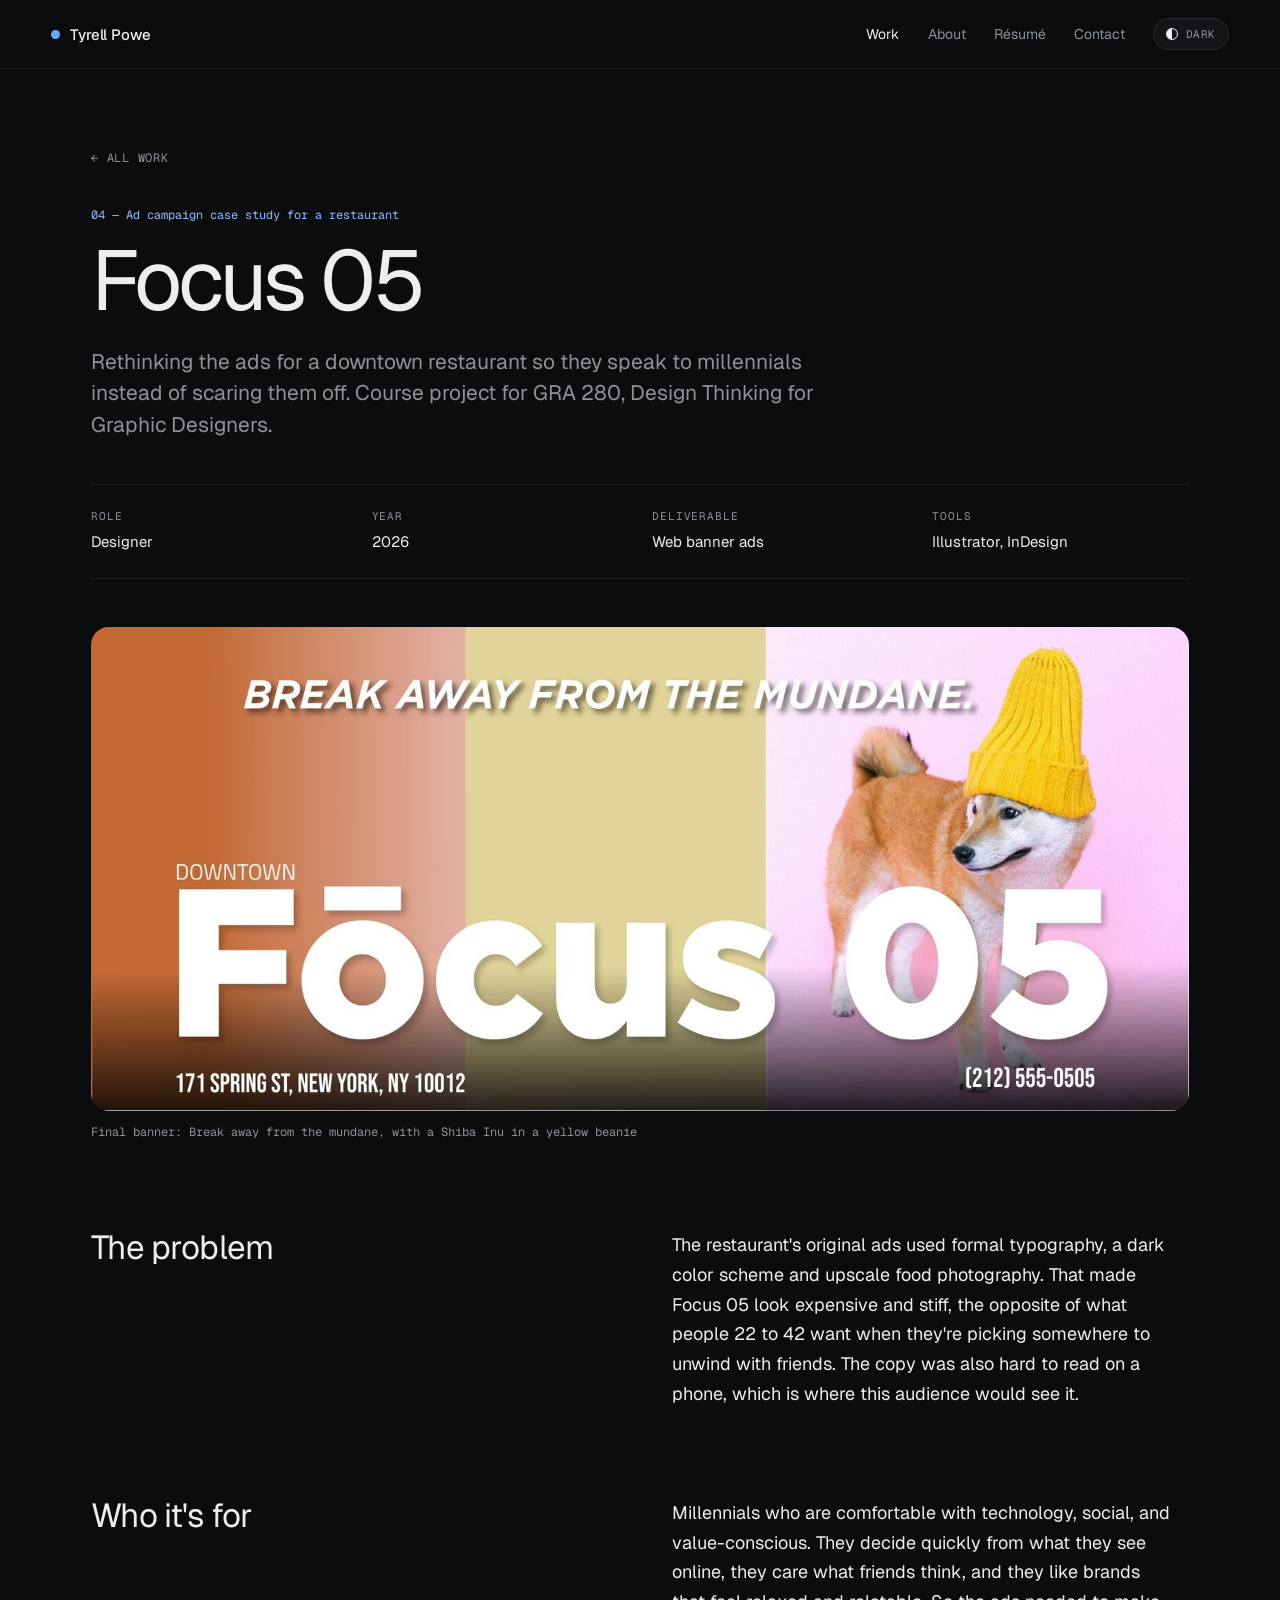
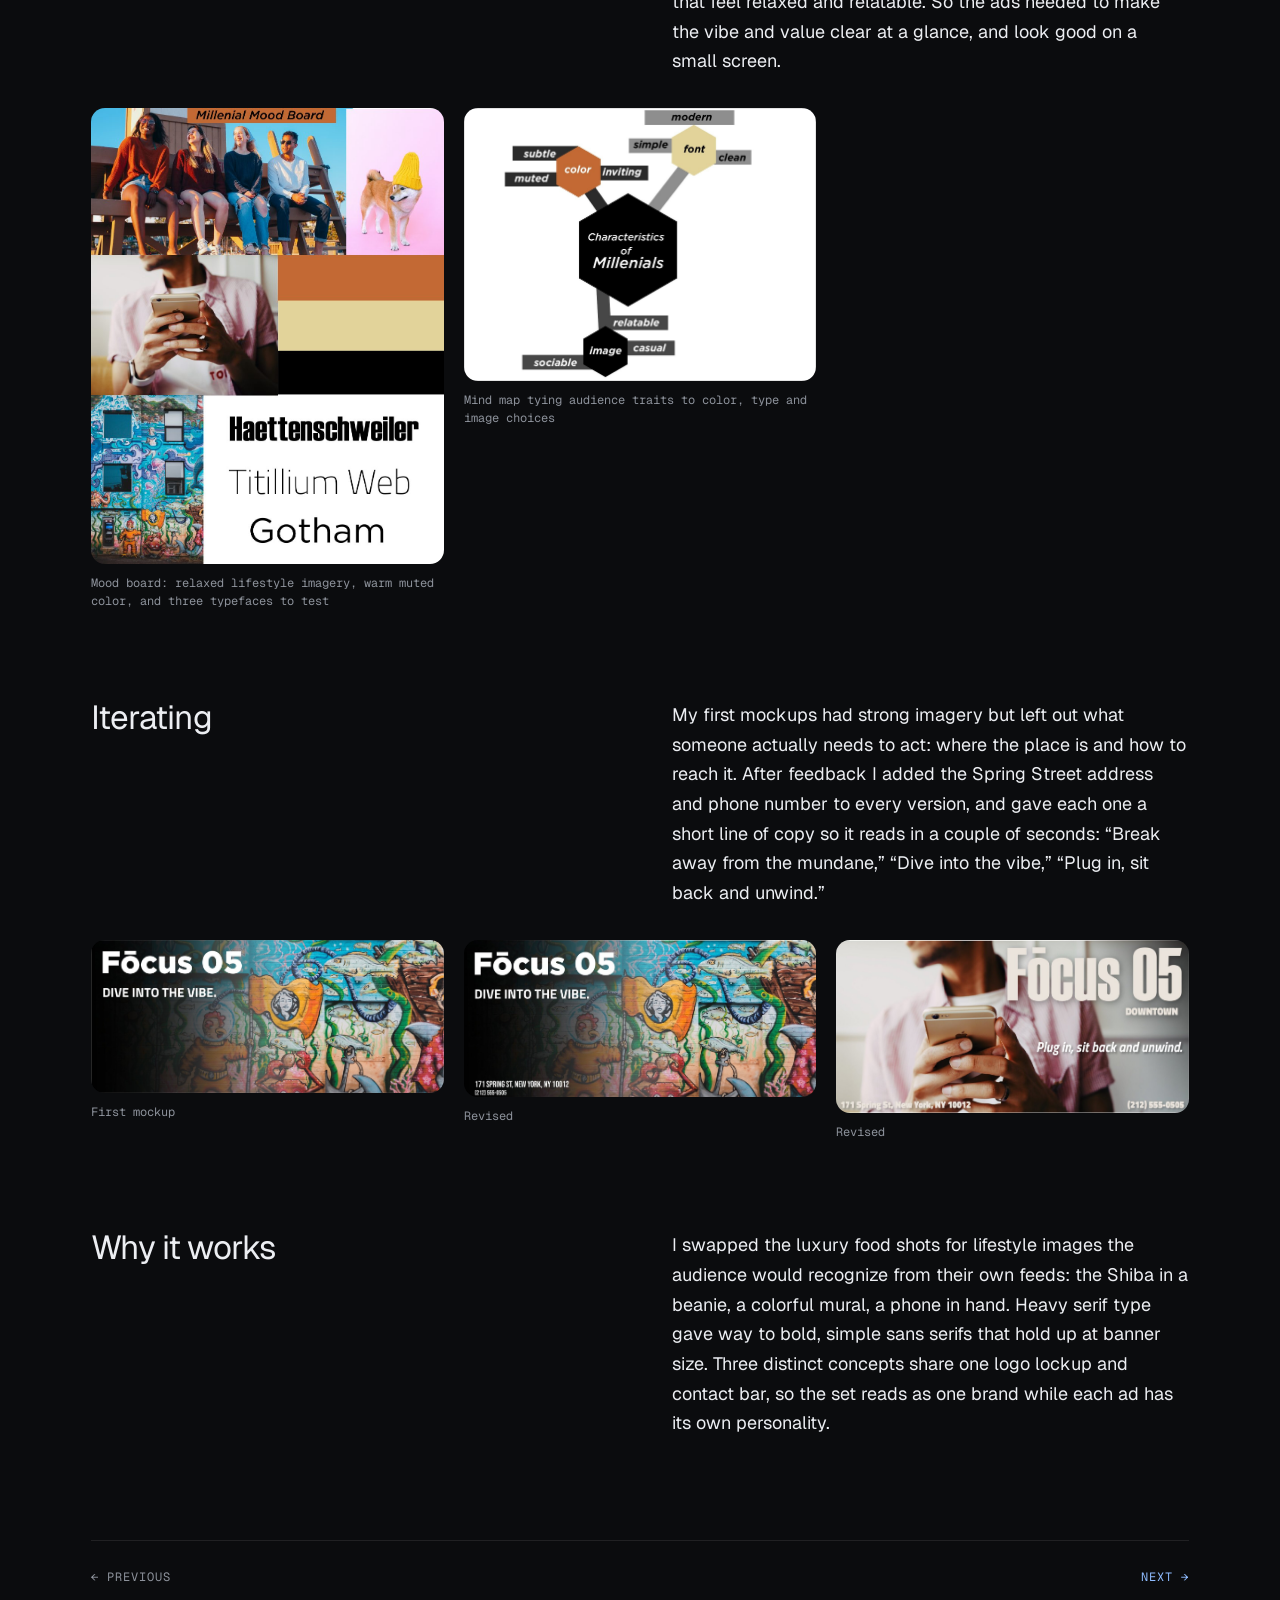
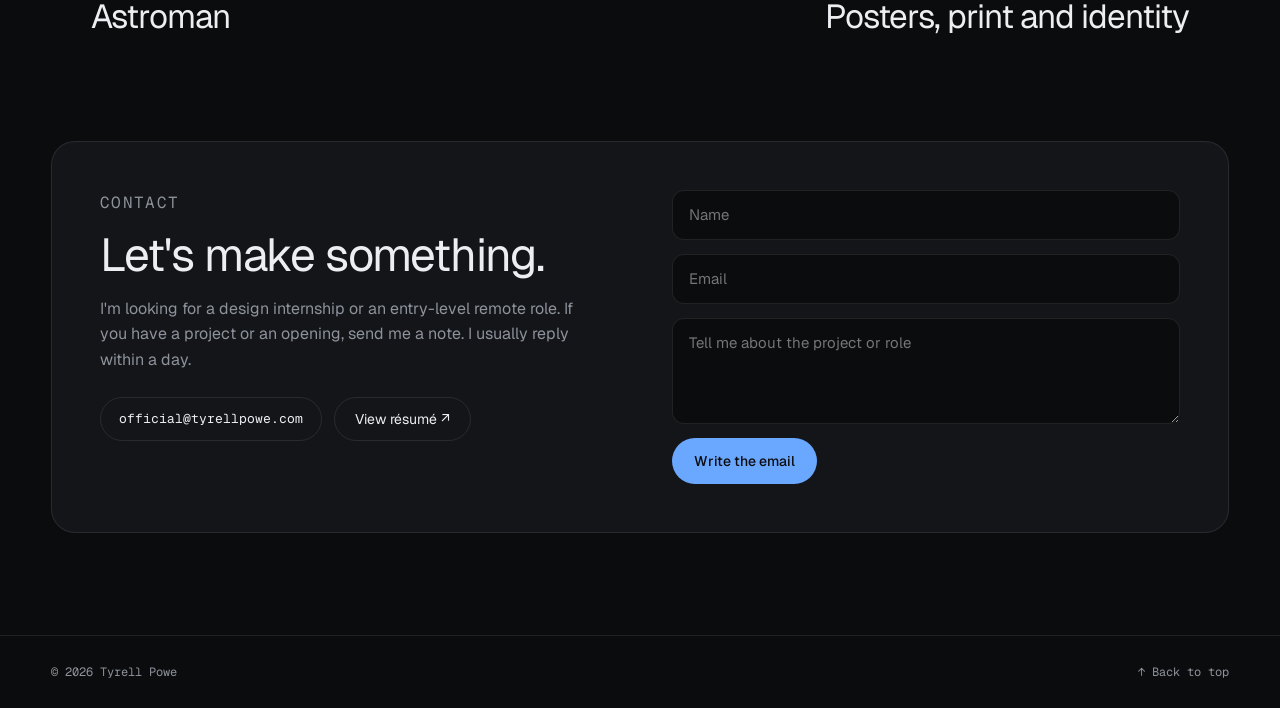
<file: focus-05.html>
<!doctype html>
<html lang="en" data-theme="dark">
<head>
<meta charset="utf-8">
<meta name="viewport" content="width=device-width,initial-scale=1">
<title>Focus 05 · Tyrell Powe</title>
<meta name="description" content="Rethinking the ads for a downtown restaurant so they speak to millennials instead of scaring them off. Course project for GRA 280, Design Thinking for Grap">
<meta property="og:title" content="Focus 05 · Tyrell Powe">
<meta property="og:description" content="Rethinking the ads for a downtown restaurant so they speak to millennials instead of scaring them off. Course project for GRA 280, Design Thinking for Grap">
<meta property="og:image" content="https://tyrellpowe.com/img/astroman/cover.jpg">
<meta name="theme-color" content="#0b0c0e">
<script>try{var t=localStorage.getItem('theme');if(t)document.documentElement.dataset.theme=t}catch(e){}</script>
<link rel="icon" href="favicon.svg" type="image/svg+xml">
<link rel="preconnect" href="https://fonts.googleapis.com">
<link rel="preconnect" href="https://fonts.gstatic.com" crossorigin>
<link href="https://fonts.googleapis.com/css2?family=Geist:wght@300;400;500;600&family=Geist+Mono:wght@400;500&display=swap" rel="stylesheet">
<link rel="stylesheet" href="style.css?v=f8d75db5">
</head>
<body>
<a class="skip" href="#main">Skip to content</a>
<header class="site-head">
  <a class="brand" href="index.html"><span class="dot"></span>Tyrell Powe</a>
  <nav class="nav" aria-label="Main">
    <a href="index.html#work" aria-current="page">Work</a>
    <a href="index.html#about" class=hide-sm>About</a>
    <a href="resume.html">Résumé</a>
    <a href="#contact">Contact</a>
    <button class="theme-btn" type="button" aria-label="Switch between dark and light theme"><i></i><span>Dark</span></button>
    <button class="menu-btn" type="button" aria-label="Menu" aria-expanded="false" aria-controls="menu"><span></span><span></span></button>
  </nav>
</header>
<nav class="menu" id="menu" aria-label="Menu">
  <a class="item" href="index.html#work">Work<span>↓</span></a>
  <a class="item" href="index.html#about">About<span>↓</span></a>
  <a class="item" href="resume.html">Résumé<span>↗</span></a>
  <a class="item" href="#contact">Contact<span>↓</span></a>
  <a class="mail" href="mailto:official@tyrellpowe.com">official@tyrellpowe.com</a>
</nav>
<main id="main">
<article class="project wrap">
  <a class="back" href="index.html#work">← All work</a>
  <p class="eyebrow">04 — Ad campaign case study for a restaurant</p>
  <h1>Focus 05</h1>
  <p class="summary">Rethinking the ads for a downtown restaurant so they speak to millennials instead of scaring them off. Course project for GRA 280, Design Thinking for Graphic Designers.</p>
  <dl class="meta"><div><dt>Role</dt><dd>Designer</dd></div><div><dt>Year</dt><dd>2026</dd></div><div><dt>Deliverable</dt><dd>Web banner ads</dd></div><div><dt>Tools</dt><dd>Illustrator, InDesign</dd></div></dl>
  
  <figure class="hero-fig"><button class="zoom" type="button" data-src="img/class/focus-final-1.jpg" data-cap="Final banner: Break away from the mundane, with a Shiba Inu in a yellow beanie" aria-label="Enlarge: Final banner: Break away from the mundane, with a Shiba Inu in a yellow beanie"><img src="img/class/focus-final-1.jpg" alt="Final banner: Break away from the mundane, with a Shiba Inu in a yellow beanie"></button><figcaption class="cap">Final banner: Break away from the mundane, with a Shiba Inu in a yellow beanie</figcaption></figure>
  
  <section class="sec">
    <div class="sec-text"><h2>The problem</h2><p>The restaurant&#x27;s original ads used formal typography, a dark color scheme and upscale food photography. That made Focus 05 look expensive and stiff, the opposite of what people 22 to 42 want when they&#x27;re picking somewhere to unwind with friends. The copy was also hard to read on a phone, which is where this audience would see it.</p></div>
    
  </section>
  <section class="sec">
    <div class="sec-text"><h2>Who it&#x27;s for</h2><p>Millennials who are comfortable with technology, social, and value-conscious. They decide quickly from what they see online, they care what friends think, and they like brands that feel relaxed and relatable. So the ads needed to make the vibe and value clear at a glance, and look good on a small screen.</p></div>
    <div class="gallery" style="--min:300px"><figure><button class="zoom" type="button" data-src="img/class/millennial-mood.jpg" data-cap="Mood board: relaxed lifestyle imagery, warm muted color, and three typefaces to test" aria-label="Enlarge: Mood board: relaxed lifestyle imagery, warm muted color, and three typefaces to test"><img src="img/class/millennial-mood.jpg" alt="Mood board: relaxed lifestyle imagery, warm muted color, and three typefaces to test" loading="lazy"></button><figcaption class="cap">Mood board: relaxed lifestyle imagery, warm muted color, and three typefaces to test</figcaption></figure><figure><button class="zoom" type="button" data-src="img/class/focus-mindmap.jpg" data-cap="Mind map tying audience traits to color, type and image choices" aria-label="Enlarge: Mind map tying audience traits to color, type and image choices"><img src="img/class/focus-mindmap.jpg" alt="Mind map tying audience traits to color, type and image choices" loading="lazy"></button><figcaption class="cap">Mind map tying audience traits to color, type and image choices</figcaption></figure></div>
  </section>
  <section class="sec">
    <div class="sec-text"><h2>Iterating</h2><p>My first mockups had strong imagery but left out what someone actually needs to act: where the place is and how to reach it. After feedback I added the Spring Street address and phone number to every version, and gave each one a short line of copy so it reads in a couple of seconds: “Break away from the mundane,” “Dive into the vibe,” “Plug in, sit back and unwind.”</p></div>
    <div class="gallery" style="--min:300px"><figure><button class="zoom" type="button" data-src="img/class/focus-m1.jpg" data-cap="First mockup" aria-label="Enlarge: First mockup"><img src="img/class/focus-m1.jpg" alt="First mockup" loading="lazy"></button><figcaption class="cap">First mockup</figcaption></figure><figure><button class="zoom" type="button" data-src="img/class/focus-final-2.jpg" data-cap="Revised" aria-label="Enlarge: Revised"><img src="img/class/focus-final-2.jpg" alt="Revised" loading="lazy"></button><figcaption class="cap">Revised</figcaption></figure><figure><button class="zoom" type="button" data-src="img/class/focus-final-3.jpg" data-cap="Revised" aria-label="Enlarge: Revised"><img src="img/class/focus-final-3.jpg" alt="Revised" loading="lazy"></button><figcaption class="cap">Revised</figcaption></figure></div>
  </section>
  <section class="sec">
    <div class="sec-text"><h2>Why it works</h2><p>I swapped the luxury food shots for lifestyle images the audience would recognize from their own feeds: the Shiba in a beanie, a colorful mural, a phone in hand. Heavy serif type gave way to bold, simple sans serifs that hold up at banner size. Three distinct concepts share one logo lockup and contact bar, so the set reads as one brand while each ad has its own personality.</p></div>
    
  </section>
  
  <nav class="prevnext" aria-label="More projects">
    <a href="astroman.html"><span class="mono">← Previous</span><span class="nm">Astroman</span></a>
    <a class="next" href="print.html"><span class="mono">Next →</span><span class="nm">Posters, print and identity</span></a>
  </nav>
</article>
<section class="contact wrap" id="contact">
  <div class="contact-card">
    <div class="contact-copy">
      <p class="mono" style="margin:0">Contact</p>
      <h2>Let's make something.</h2>
      <p>I'm looking for a design internship or an entry-level remote role. If you have a project or an opening, send me a note. I usually reply within a day.</p>
      <div class="pill-row"><a class="btn email" href="mailto:official@tyrellpowe.com">official@tyrellpowe.com</a><a class="btn small" href="resume.html">View résumé ↗</a></div>
    </div>
    <div>
      <form data-to="official@tyrellpowe.com">
        <label class="skip" for="cf-name">Name</label><input id="cf-name" name="name" required placeholder="Name" autocomplete="name">
        <label class="skip" for="cf-email">Email</label><input id="cf-email" name="email" type="email" required placeholder="Email" autocomplete="email">
        <label class="skip" for="cf-msg">Message</label><textarea id="cf-msg" name="message" rows="4" required placeholder="Tell me about the project or role"></textarea>
        <button class="btn primary" type="submit">Write the email</button>
      </form>
      <div class="sent" role="status"><b>✓</b><p style="font-size:20px;letter-spacing:-.01em">Your email app should open with your message.</p><p style="color:var(--muted);font-size:15px">If it didn't, write to me at <a href="mailto:official@tyrellpowe.com">official@tyrellpowe.com</a>.</p></div>
    </div>
  </div>
</section>
</main>
<footer class="site-foot"><span>© 2026 Tyrell Powe</span><a href="#main">↑ Back to top</a></footer>
<div class="lb" role="dialog" aria-modal="true" aria-label="Image viewer">
  <div class="lb-top"><span class="lb-count"></span><button class="lb-close" type="button" aria-label="Close">✕</button></div>
  <div class="lb-mid"><button class="lb-prev" type="button" aria-label="Previous image">←</button><img alt=""><button class="lb-next" type="button" aria-label="Next image">→</button></div>
  <p class="lb-cap"></p>
  <div class="lb-mob"><button class="lb-prev" type="button" aria-label="Previous image">←</button><button class="lb-next" type="button" aria-label="Next image">→</button></div>
</div>
<script src="site.js?v=f8d75db5"></script>
</body></html>
</file>
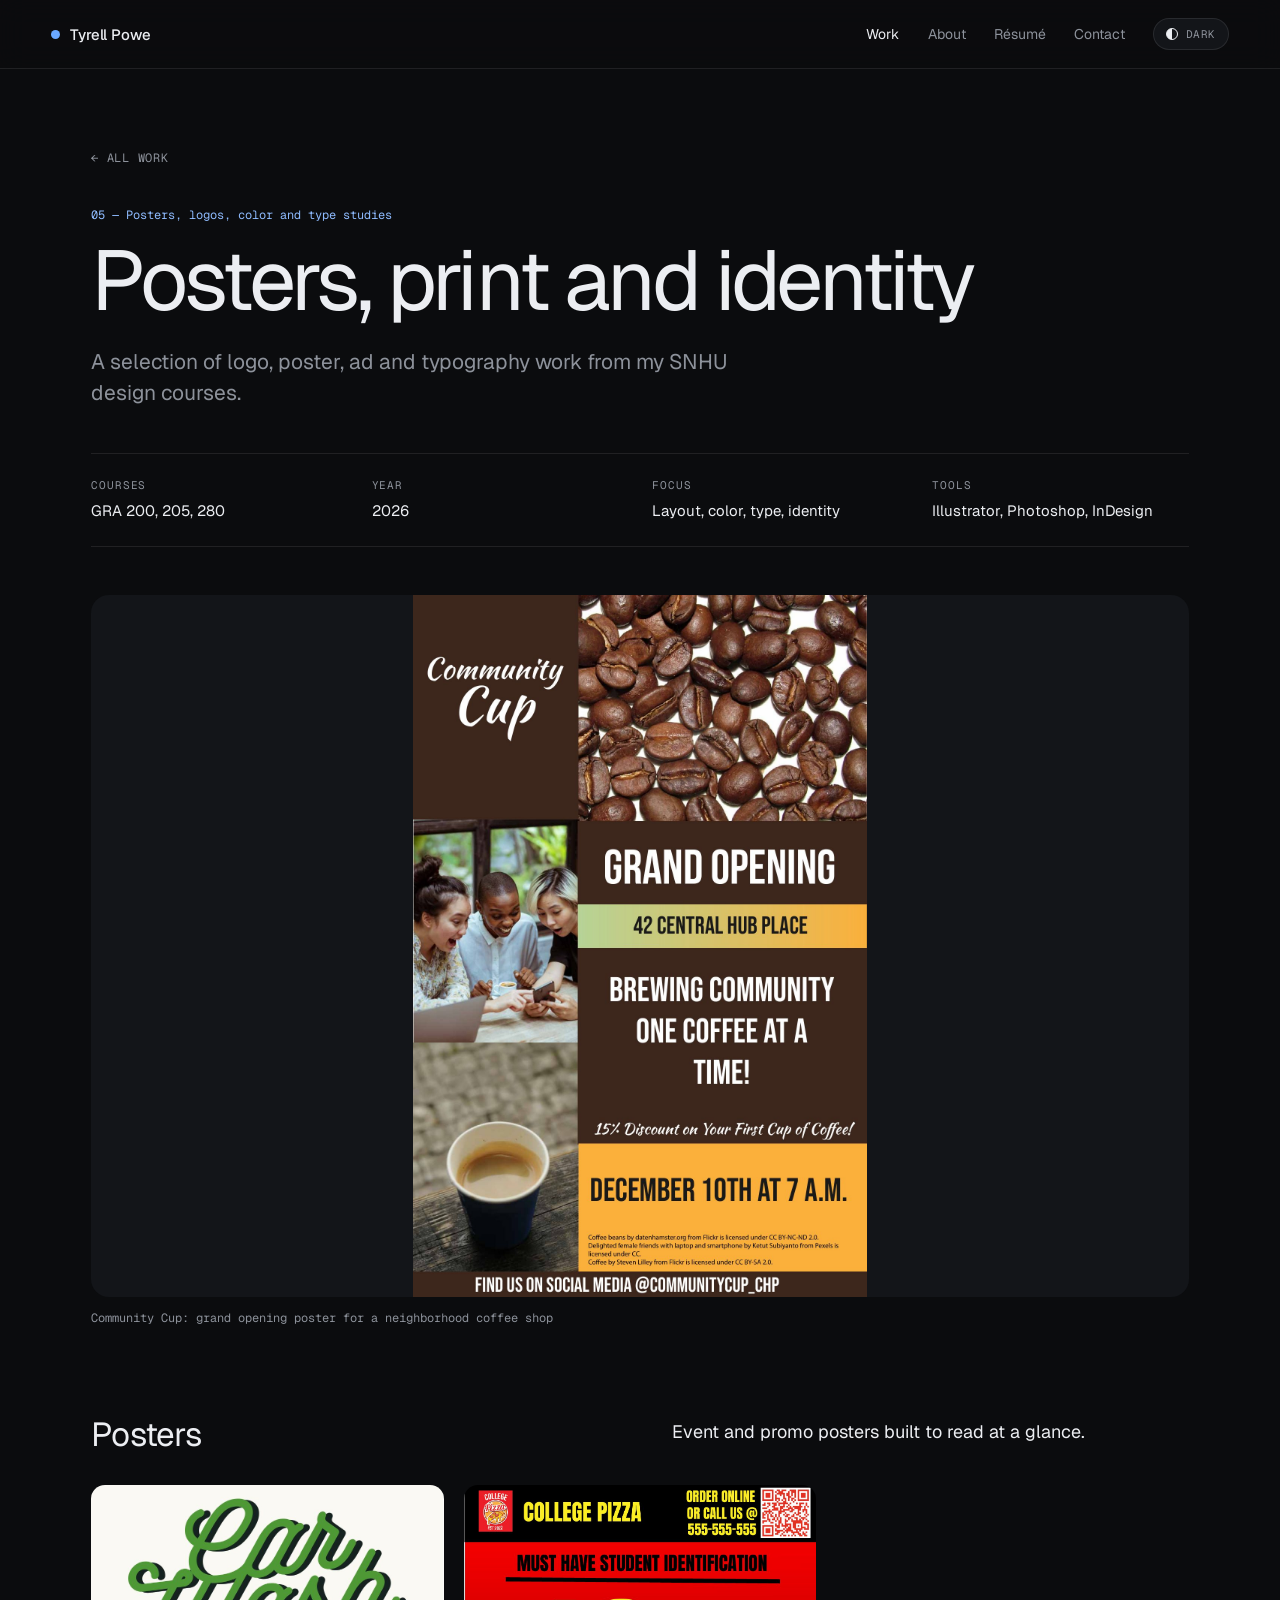
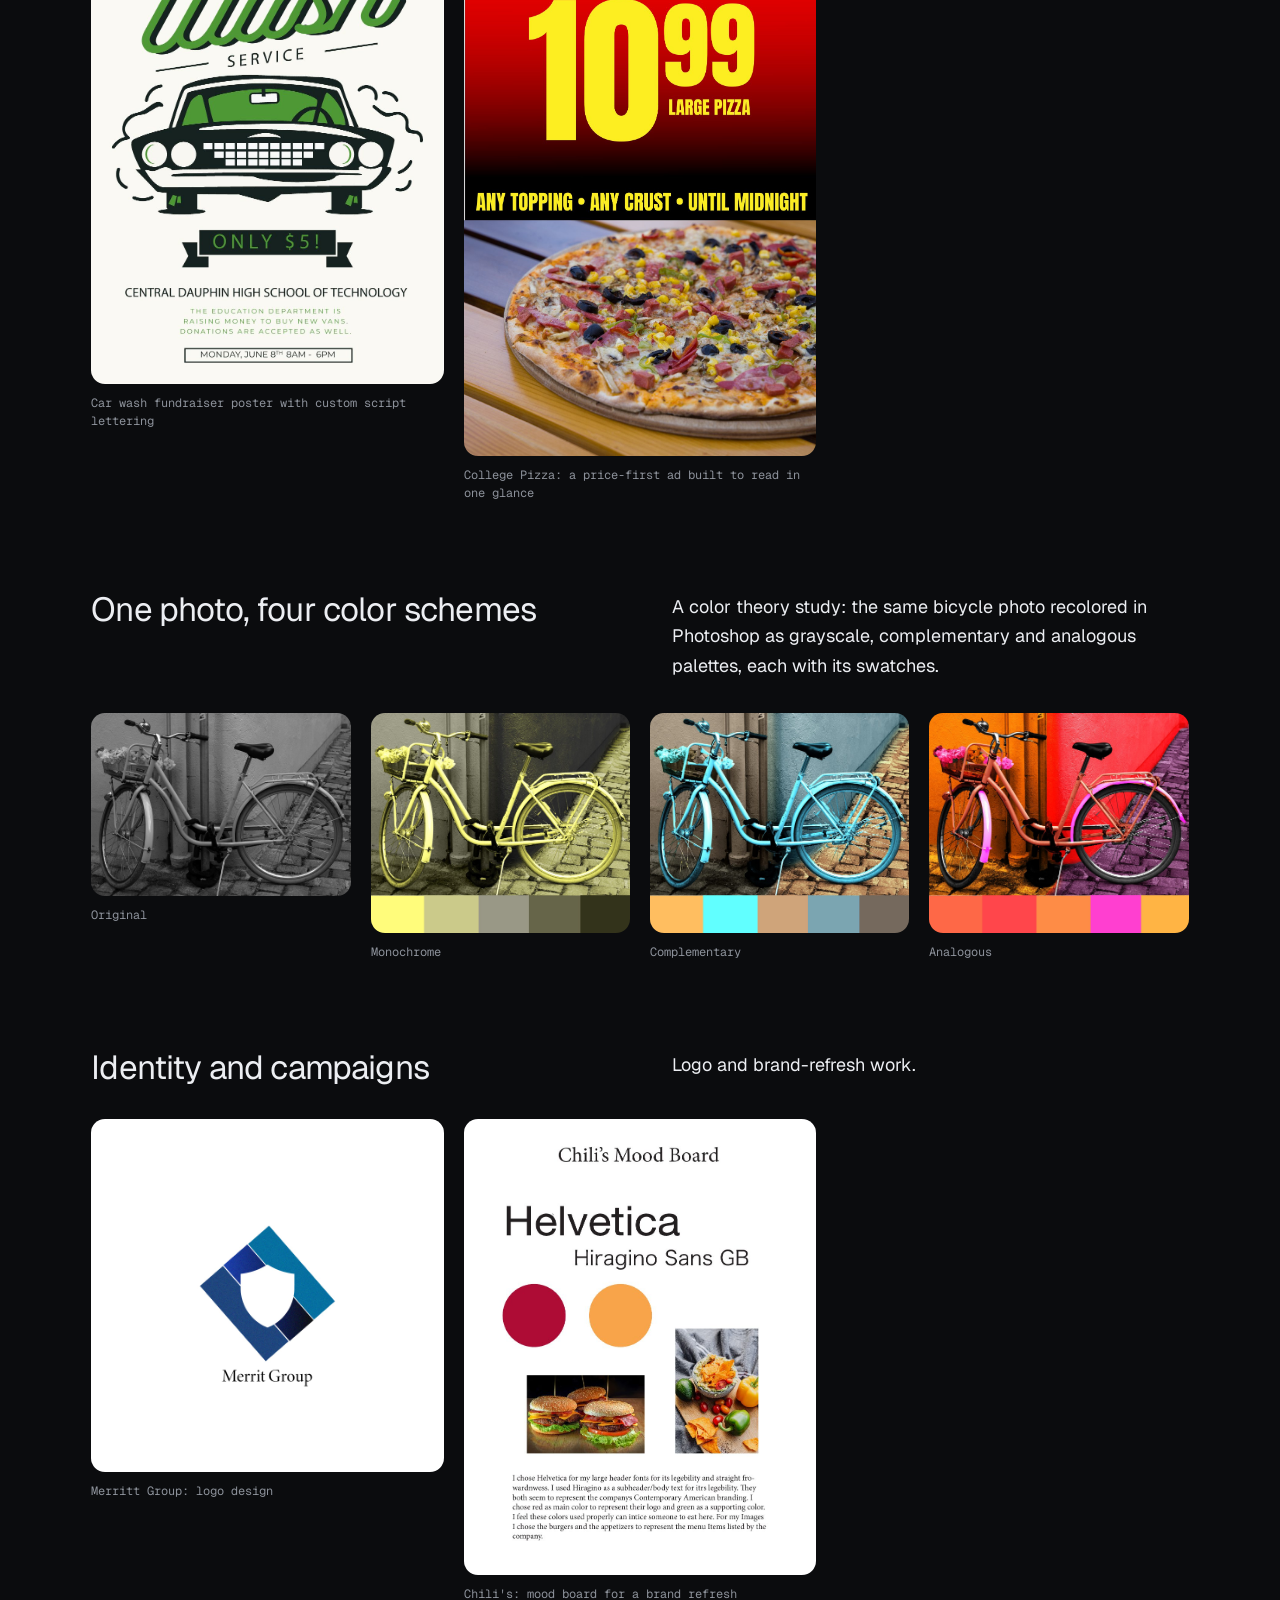
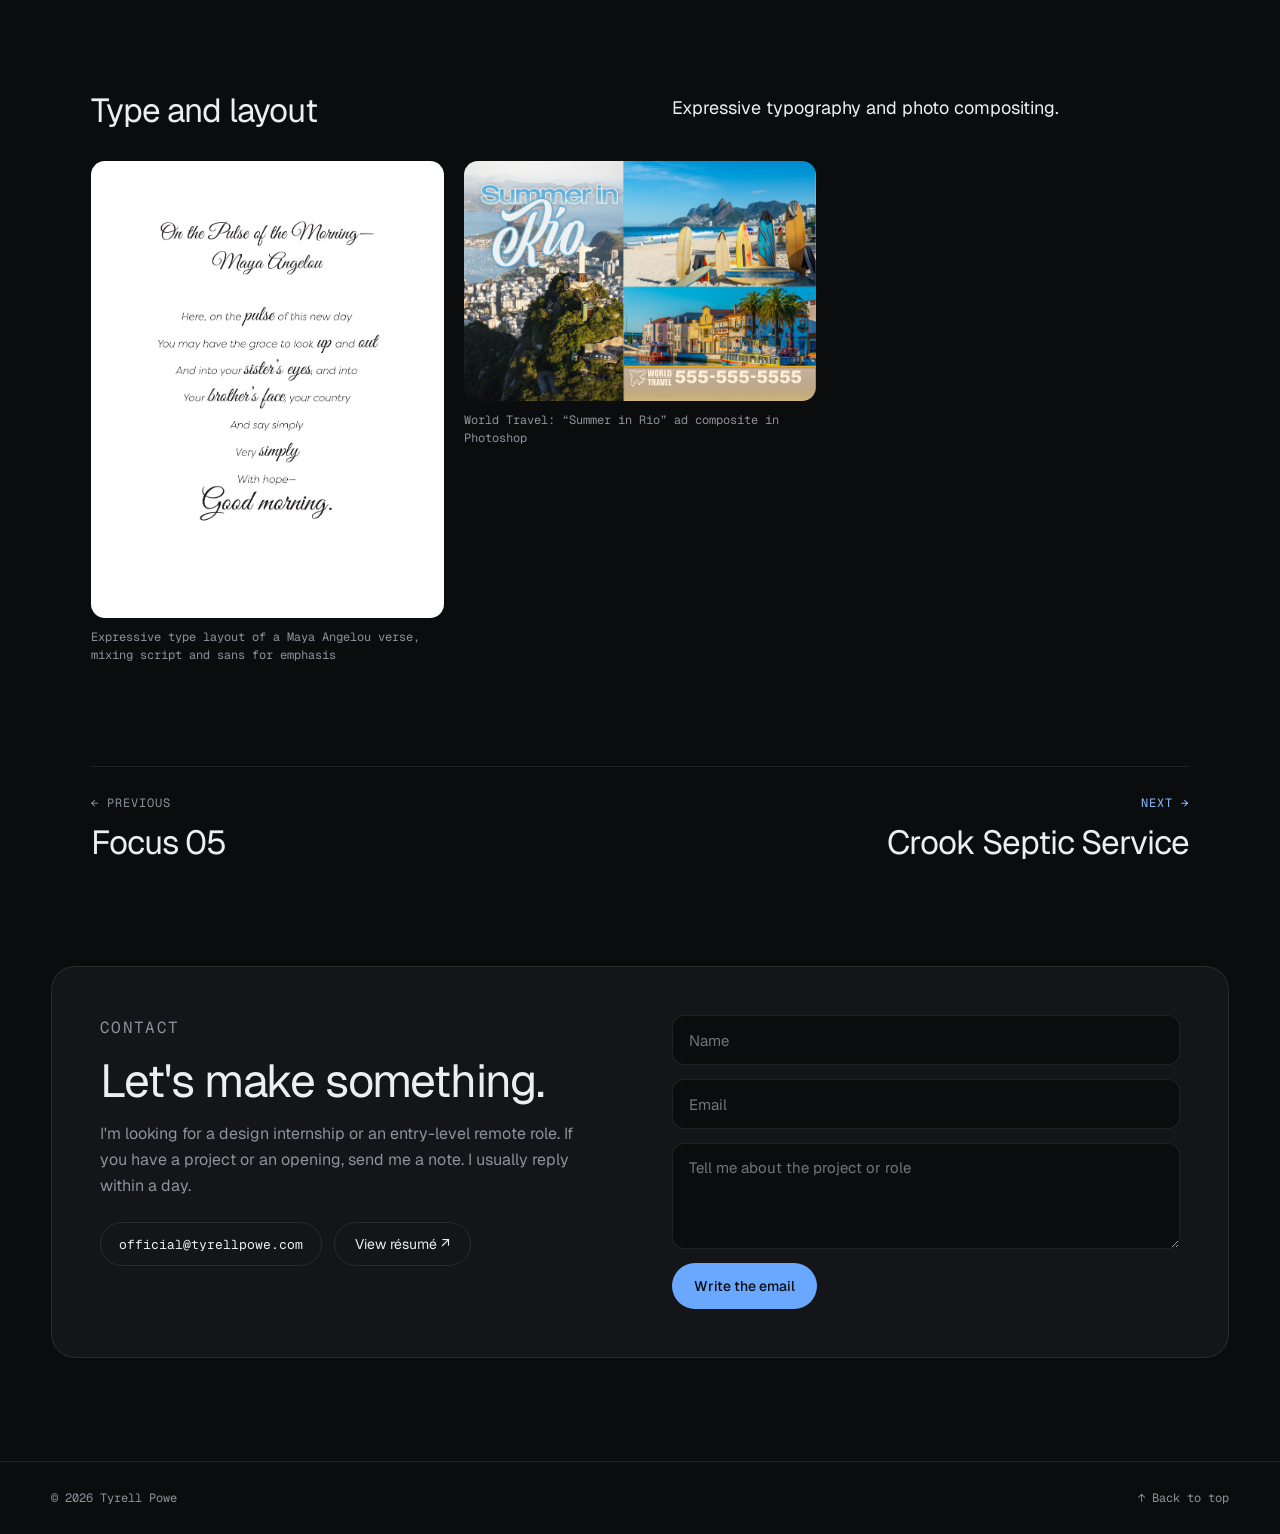
<file: print.html>
<!doctype html>
<html lang="en" data-theme="dark">
<head>
<meta charset="utf-8">
<meta name="viewport" content="width=device-width,initial-scale=1">
<title>Posters, print and identity · Tyrell Powe</title>
<meta name="description" content="A selection of logo, poster, ad and typography work from my SNHU design courses.">
<meta property="og:title" content="Posters, print and identity · Tyrell Powe">
<meta property="og:description" content="A selection of logo, poster, ad and typography work from my SNHU design courses.">
<meta property="og:image" content="https://tyrellpowe.com/img/astroman/cover.jpg">
<meta name="theme-color" content="#0b0c0e">
<script>try{var t=localStorage.getItem('theme');if(t)document.documentElement.dataset.theme=t}catch(e){}</script>
<link rel="icon" href="favicon.svg" type="image/svg+xml">
<link rel="preconnect" href="https://fonts.googleapis.com">
<link rel="preconnect" href="https://fonts.gstatic.com" crossorigin>
<link href="https://fonts.googleapis.com/css2?family=Geist:wght@300;400;500;600&family=Geist+Mono:wght@400;500&display=swap" rel="stylesheet">
<link rel="stylesheet" href="style.css?v=f8d75db5">
</head>
<body>
<a class="skip" href="#main">Skip to content</a>
<header class="site-head">
  <a class="brand" href="index.html"><span class="dot"></span>Tyrell Powe</a>
  <nav class="nav" aria-label="Main">
    <a href="index.html#work" aria-current="page">Work</a>
    <a href="index.html#about" class=hide-sm>About</a>
    <a href="resume.html">Résumé</a>
    <a href="#contact">Contact</a>
    <button class="theme-btn" type="button" aria-label="Switch between dark and light theme"><i></i><span>Dark</span></button>
    <button class="menu-btn" type="button" aria-label="Menu" aria-expanded="false" aria-controls="menu"><span></span><span></span></button>
  </nav>
</header>
<nav class="menu" id="menu" aria-label="Menu">
  <a class="item" href="index.html#work">Work<span>↓</span></a>
  <a class="item" href="index.html#about">About<span>↓</span></a>
  <a class="item" href="resume.html">Résumé<span>↗</span></a>
  <a class="item" href="#contact">Contact<span>↓</span></a>
  <a class="mail" href="mailto:official@tyrellpowe.com">official@tyrellpowe.com</a>
</nav>
<main id="main">
<article class="project wrap">
  <a class="back" href="index.html#work">← All work</a>
  <p class="eyebrow">05 — Posters, logos, color and type studies</p>
  <h1>Posters, print and identity</h1>
  <p class="summary">A selection of logo, poster, ad and typography work from my SNHU design courses.</p>
  <dl class="meta"><div><dt>Courses</dt><dd>GRA 200, 205, 280</dd></div><div><dt>Year</dt><dd>2026</dd></div><div><dt>Focus</dt><dd>Layout, color, type, identity</dd></div><div><dt>Tools</dt><dd>Illustrator, Photoshop, InDesign</dd></div></dl>
  
  <figure class="hero-fig"><button class="zoom" type="button" data-src="img/class/community-cup.jpg" data-cap="Community Cup: grand opening poster for a neighborhood coffee shop" aria-label="Enlarge: Community Cup: grand opening poster for a neighborhood coffee shop"><img src="img/class/community-cup.jpg" alt="Community Cup: grand opening poster for a neighborhood coffee shop"></button><figcaption class="cap">Community Cup: grand opening poster for a neighborhood coffee shop</figcaption></figure>
  
  <section class="sec">
    <div class="sec-text"><h2>Posters</h2><p>Event and promo posters built to read at a glance.</p></div>
    <div class="gallery" style="--min:300px"><figure><button class="zoom" type="button" data-src="img/class/car-wash.jpg" data-cap="Car wash fundraiser poster with custom script lettering" aria-label="Enlarge: Car wash fundraiser poster with custom script lettering"><img src="img/class/car-wash.jpg" alt="Car wash fundraiser poster with custom script lettering" loading="lazy"></button><figcaption class="cap">Car wash fundraiser poster with custom script lettering</figcaption></figure><figure><button class="zoom" type="button" data-src="img/class/pizza-ad.jpg" data-cap="College Pizza: a price-first ad built to read in one glance" aria-label="Enlarge: College Pizza: a price-first ad built to read in one glance"><img src="img/class/pizza-ad.jpg" alt="College Pizza: a price-first ad built to read in one glance" loading="lazy"></button><figcaption class="cap">College Pizza: a price-first ad built to read in one glance</figcaption></figure></div>
  </section>
  <section class="sec">
    <div class="sec-text"><h2>One photo, four color schemes</h2><p>A color theory study: the same bicycle photo recolored in Photoshop as grayscale, complementary and analogous palettes, each with its swatches.</p></div>
    <div class="gallery" style="--min:220px"><figure><button class="zoom" type="button" data-src="img/class/bike.jpg" data-cap="Original" aria-label="Enlarge: Original"><img src="img/class/bike.jpg" alt="Original" loading="lazy"></button><figcaption class="cap">Original</figcaption></figure><figure><button class="zoom" type="button" data-src="img/class/bike-mono.jpg" data-cap="Monochrome" aria-label="Enlarge: Monochrome"><img src="img/class/bike-mono.jpg" alt="Monochrome" loading="lazy"></button><figcaption class="cap">Monochrome</figcaption></figure><figure><button class="zoom" type="button" data-src="img/class/bike-comp.jpg" data-cap="Complementary" aria-label="Enlarge: Complementary"><img src="img/class/bike-comp.jpg" alt="Complementary" loading="lazy"></button><figcaption class="cap">Complementary</figcaption></figure><figure><button class="zoom" type="button" data-src="img/class/bike-anal.jpg" data-cap="Analogous" aria-label="Enlarge: Analogous"><img src="img/class/bike-anal.jpg" alt="Analogous" loading="lazy"></button><figcaption class="cap">Analogous</figcaption></figure></div>
  </section>
  <section class="sec">
    <div class="sec-text"><h2>Identity and campaigns</h2><p>Logo and brand-refresh work.</p></div>
    <div class="gallery" style="--min:300px"><figure><button class="zoom" type="button" data-src="img/class/merritt-logo.jpg" data-cap="Merritt Group: logo design" aria-label="Enlarge: Merritt Group: logo design"><img src="img/class/merritt-logo.jpg" alt="Merritt Group: logo design" loading="lazy"></button><figcaption class="cap">Merritt Group: logo design</figcaption></figure><figure><button class="zoom" type="button" data-src="img/class/chilis-mood.jpg" data-cap="Chili&#x27;s: mood board for a brand refresh" aria-label="Enlarge: Chili&#x27;s: mood board for a brand refresh"><img src="img/class/chilis-mood.jpg" alt="Chili&#x27;s: mood board for a brand refresh" loading="lazy"></button><figcaption class="cap">Chili&#x27;s: mood board for a brand refresh</figcaption></figure></div>
  </section>
  <section class="sec">
    <div class="sec-text"><h2>Type and layout</h2><p>Expressive typography and photo compositing.</p></div>
    <div class="gallery" style="--min:300px"><figure><button class="zoom" type="button" data-src="img/class/type-verse-1.jpg" data-cap="Expressive type layout of a Maya Angelou verse, mixing script and sans for emphasis" aria-label="Enlarge: Expressive type layout of a Maya Angelou verse, mixing script and sans for emphasis"><img src="img/class/type-verse-1.jpg" alt="Expressive type layout of a Maya Angelou verse, mixing script and sans for emphasis" loading="lazy"></button><figcaption class="cap">Expressive type layout of a Maya Angelou verse, mixing script and sans for emphasis</figcaption></figure><figure><button class="zoom" type="button" data-src="img/class/world-travel.jpg" data-cap="World Travel: “Summer in Rio” ad composite in Photoshop" aria-label="Enlarge: World Travel: “Summer in Rio” ad composite in Photoshop"><img src="img/class/world-travel.jpg" alt="World Travel: “Summer in Rio” ad composite in Photoshop" loading="lazy"></button><figcaption class="cap">World Travel: “Summer in Rio” ad composite in Photoshop</figcaption></figure></div>
  </section>
  
  <nav class="prevnext" aria-label="More projects">
    <a href="focus-05.html"><span class="mono">← Previous</span><span class="nm">Focus 05</span></a>
    <a class="next" href="crook-septic.html"><span class="mono">Next →</span><span class="nm">Crook Septic Service</span></a>
  </nav>
</article>
<section class="contact wrap" id="contact">
  <div class="contact-card">
    <div class="contact-copy">
      <p class="mono" style="margin:0">Contact</p>
      <h2>Let's make something.</h2>
      <p>I'm looking for a design internship or an entry-level remote role. If you have a project or an opening, send me a note. I usually reply within a day.</p>
      <div class="pill-row"><a class="btn email" href="mailto:official@tyrellpowe.com">official@tyrellpowe.com</a><a class="btn small" href="resume.html">View résumé ↗</a></div>
    </div>
    <div>
      <form data-to="official@tyrellpowe.com">
        <label class="skip" for="cf-name">Name</label><input id="cf-name" name="name" required placeholder="Name" autocomplete="name">
        <label class="skip" for="cf-email">Email</label><input id="cf-email" name="email" type="email" required placeholder="Email" autocomplete="email">
        <label class="skip" for="cf-msg">Message</label><textarea id="cf-msg" name="message" rows="4" required placeholder="Tell me about the project or role"></textarea>
        <button class="btn primary" type="submit">Write the email</button>
      </form>
      <div class="sent" role="status"><b>✓</b><p style="font-size:20px;letter-spacing:-.01em">Your email app should open with your message.</p><p style="color:var(--muted);font-size:15px">If it didn't, write to me at <a href="mailto:official@tyrellpowe.com">official@tyrellpowe.com</a>.</p></div>
    </div>
  </div>
</section>
</main>
<footer class="site-foot"><span>© 2026 Tyrell Powe</span><a href="#main">↑ Back to top</a></footer>
<div class="lb" role="dialog" aria-modal="true" aria-label="Image viewer">
  <div class="lb-top"><span class="lb-count"></span><button class="lb-close" type="button" aria-label="Close">✕</button></div>
  <div class="lb-mid"><button class="lb-prev" type="button" aria-label="Previous image">←</button><img alt=""><button class="lb-next" type="button" aria-label="Next image">→</button></div>
  <p class="lb-cap"></p>
  <div class="lb-mob"><button class="lb-prev" type="button" aria-label="Previous image">←</button><button class="lb-next" type="button" aria-label="Next image">→</button></div>
</div>
<script src="site.js?v=f8d75db5"></script>
</body></html>
</file>
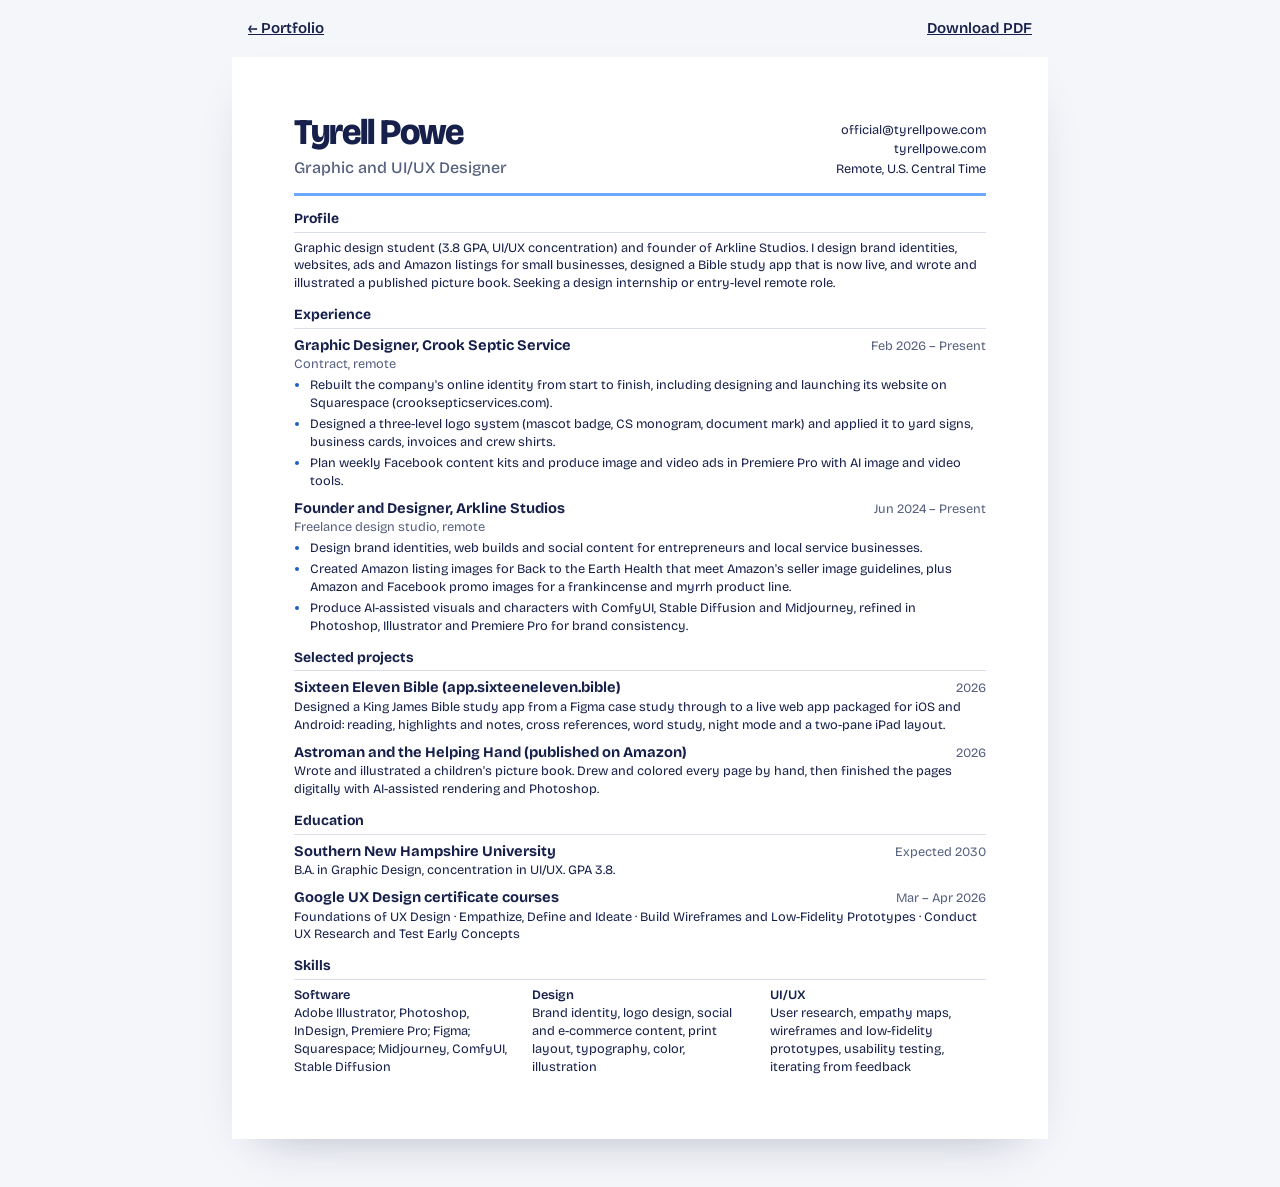
<file: resume.html>
<!doctype html>
<html lang="en"><head><meta charset="utf-8"><meta name="viewport" content="width=device-width,initial-scale=1">
<title>Résumé · Tyrell Powe</title>
<meta name="description" content="Résumé of Tyrell Powe, graphic and UI/UX designer.">
<link rel="icon" href="favicon.svg" type="image/svg+xml">
<link href="https://fonts.googleapis.com/css2?family=Bricolage+Grotesque:opsz,wght@12..96,400;12..96,500;12..96,600;12..96,700;12..96,800&display=swap" rel="stylesheet">
<style>
:root{--ink:#16204A;--slate:#55607E;--rule:#D9DEEA;--comet:#6aa8ff;--paper:#F5F6FA}
*{box-sizing:border-box}
body{margin:0;background:var(--paper);color:var(--ink);font-family:"Bricolage Grotesque",Inter,system-ui,sans-serif;font-size:9.6pt;line-height:1.4;font-variation-settings:"opsz" 12}
.bar{max-width:8.5in;margin:0 auto;padding:18px 16px;display:flex;justify-content:space-between;gap:12px;font-weight:600;font-size:15px}
.bar a{color:var(--ink)}
.sheet{max-width:8.5in;margin:0 auto 48px;background:#fff;padding:.6in .65in;box-shadow:0 20px 50px -30px rgba(22,32,74,.4)}
header{display:flex;justify-content:space-between;align-items:flex-end;gap:20px;padding-bottom:14px;border-bottom:3px solid var(--comet)}
h1{font-size:27pt;line-height:1;margin:0;font-weight:800;letter-spacing:-.03em;font-variation-settings:"opsz" 96}
.role{font-size:12pt;font-weight:500;margin-top:6px;color:var(--slate)}
.contact{text-align:right;font-size:9.6pt;line-height:1.55}
.contact a{color:var(--ink);text-decoration:none}
h2{font-size:10.5pt;font-weight:700;margin:13px 0 6px;padding-bottom:3px;border-bottom:1px solid var(--rule);color:var(--ink);font-variation-settings:"opsz" 24}
p{margin:0 0 6px}
.job{margin-bottom:8px;break-inside:avoid}
.job-h{display:flex;justify-content:space-between;gap:12px;align-items:baseline}
.job-h strong{font-size:11pt}
.when{color:var(--slate);white-space:nowrap;font-size:9.6pt}
.sub{color:var(--slate);margin-bottom:3px}
ul{margin:3px 0 0;padding-left:16px}
li{margin:0 0 3px}
li::marker{color:#1f5fc4}
.cols3{display:flex;gap:22px;margin:0}.cols3>div{flex:1}
.skills dt{font-weight:600}
.skills dd{margin:0 0 6px;color:var(--ink)}
@media (max-width:640px){.sheet{padding:28px 18px}header{flex-direction:column;align-items:flex-start}.contact{text-align:left}.cols3{flex-direction:column;gap:0}.job-h{flex-direction:column;gap:0}}
@page{size:Letter;margin:0}
@media print{body{background:#fff}.bar{display:none}.sheet{box-shadow:none;margin:0;max-width:none;padding:.42in .55in}}
</style></head><body>
<div class="bar"><a href="index.html">← Portfolio</a><a href="resume.pdf" download>Download PDF</a></div>
<article class="sheet">
<header>
  <div><h1>Tyrell Powe</h1><div class="role">Graphic and UI/UX Designer</div></div>
  <div class="contact"><a href="mailto:official@tyrellpowe.com">official@tyrellpowe.com</a><br><a href="https://tyrellpowe.com">tyrellpowe.com</a><br>Remote, U.S. Central Time</div>
</header>

<h2>Profile</h2>
<p>Graphic design student (3.8 GPA, UI/UX concentration) and founder of Arkline Studios. I design brand identities, websites, ads and Amazon listings for small businesses, designed a Bible study app that is now live, and wrote and illustrated a published picture book. Seeking a design internship or entry-level remote role.</p>

<h2>Experience</h2>
<div class="job">
  <div class="job-h"><strong>Graphic Designer, Crook Septic Service</strong><span class="when">Feb 2026 – Present</span></div>
  <div class="sub">Contract, remote</div>
  <ul>
    <li>Rebuilt the company's online identity from start to finish, including designing and launching its website on Squarespace (crooksepticservices.com).</li>
    <li>Designed a three-level logo system (mascot badge, CS monogram, document mark) and applied it to yard signs, business cards, invoices and crew shirts.</li>
    <li>Plan weekly Facebook content kits and produce image and video ads in Premiere Pro with AI image and video tools.</li>
      </ul>
</div>
<div class="job">
  <div class="job-h"><strong>Founder and Designer, Arkline Studios</strong><span class="when">Jun 2024 – Present</span></div>
  <div class="sub">Freelance design studio, remote</div>
  <ul>
    <li>Design brand identities, web builds and social content for entrepreneurs and local service businesses.</li>
    <li>Created Amazon listing images for Back to the Earth Health that meet Amazon's seller image guidelines, plus Amazon and Facebook promo images for a frankincense and myrrh product line.</li>
    <li>Produce AI-assisted visuals and characters with ComfyUI, Stable Diffusion and Midjourney, refined in Photoshop, Illustrator and Premiere Pro for brand consistency.</li>
  </ul>
</div>

<h2>Selected projects</h2>
<div class="job">
  <div class="job-h"><strong>Sixteen Eleven Bible (app.sixteeneleven.bible)</strong><span class="when">2026</span></div>
  <p>Designed a King James Bible study app from a Figma case study through to a live web app packaged for iOS and Android: reading, highlights and notes, cross references, word study, night mode and a two-pane iPad layout.</p>
</div>
<div class="job">
  <div class="job-h"><strong>Astroman and the Helping Hand (published on Amazon)</strong><span class="when">2026</span></div>
  <p>Wrote and illustrated a children's picture book. Drew and colored every page by hand, then finished the pages digitally with AI-assisted rendering and Photoshop.</p>
</div>
<h2>Education</h2>
<div class="job">
  <div class="job-h"><strong>Southern New Hampshire University</strong><span class="when">Expected 2030</span></div>
  <p>B.A. in Graphic Design, concentration in UI/UX. GPA 3.8.</p>
</div>
<div class="job">
  <div class="job-h"><strong>Google UX Design certificate courses</strong><span class="when">Mar – Apr 2026</span></div>
  <p>Foundations of UX Design · Empathize, Define and Ideate · Build Wireframes and Low-Fidelity Prototypes · Conduct UX Research and Test Early Concepts</p>
</div>

<h2>Skills</h2>
<dl class="skills cols3">
  <div><dt>Software</dt><dd>Adobe Illustrator, Photoshop, InDesign, Premiere Pro; Figma; Squarespace; Midjourney, ComfyUI, Stable Diffusion</dd></div>
  <div><dt>Design</dt><dd>Brand identity, logo design, social and e-commerce content, print layout, typography, color, illustration</dd></div>
  <div><dt>UI/UX</dt><dd>User research, empathy maps, wireframes and low-fidelity prototypes, usability testing, iterating from feedback</dd></div>
</dl>
</article>
</body></html>
</file>
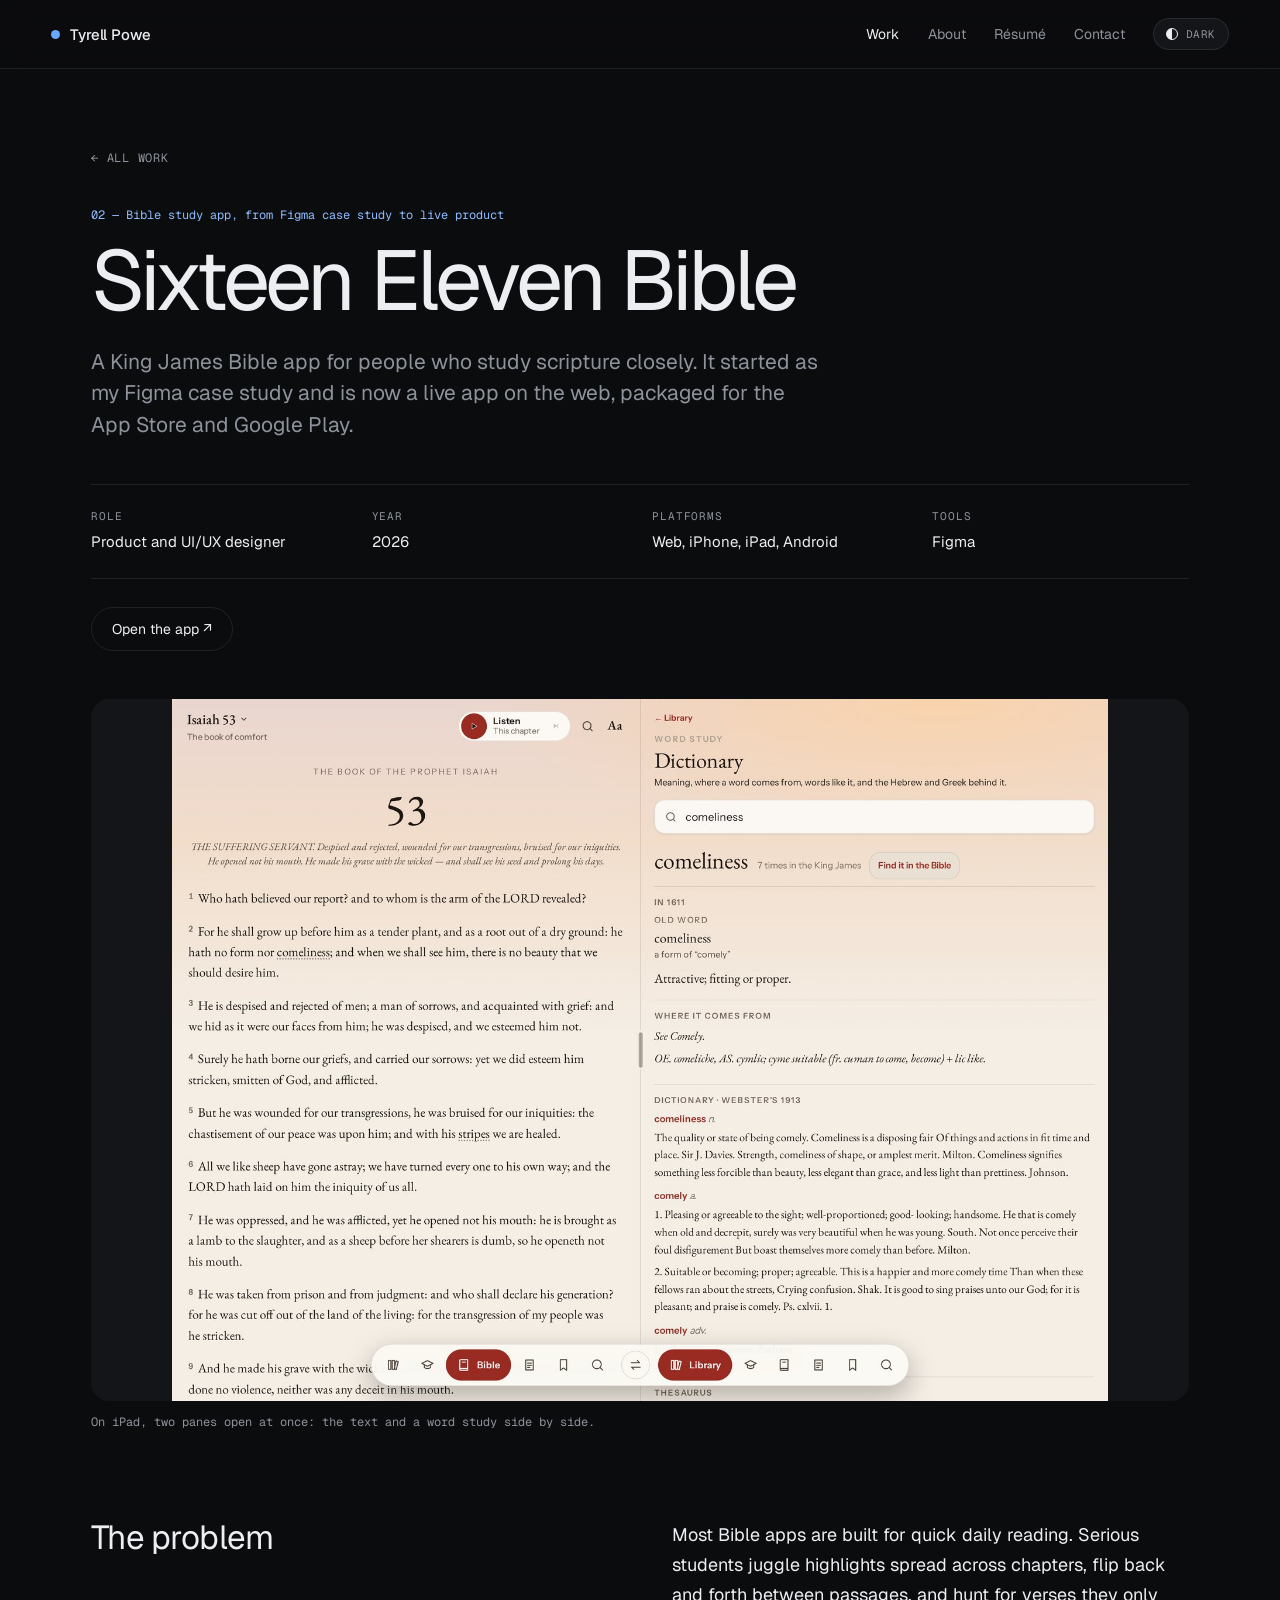
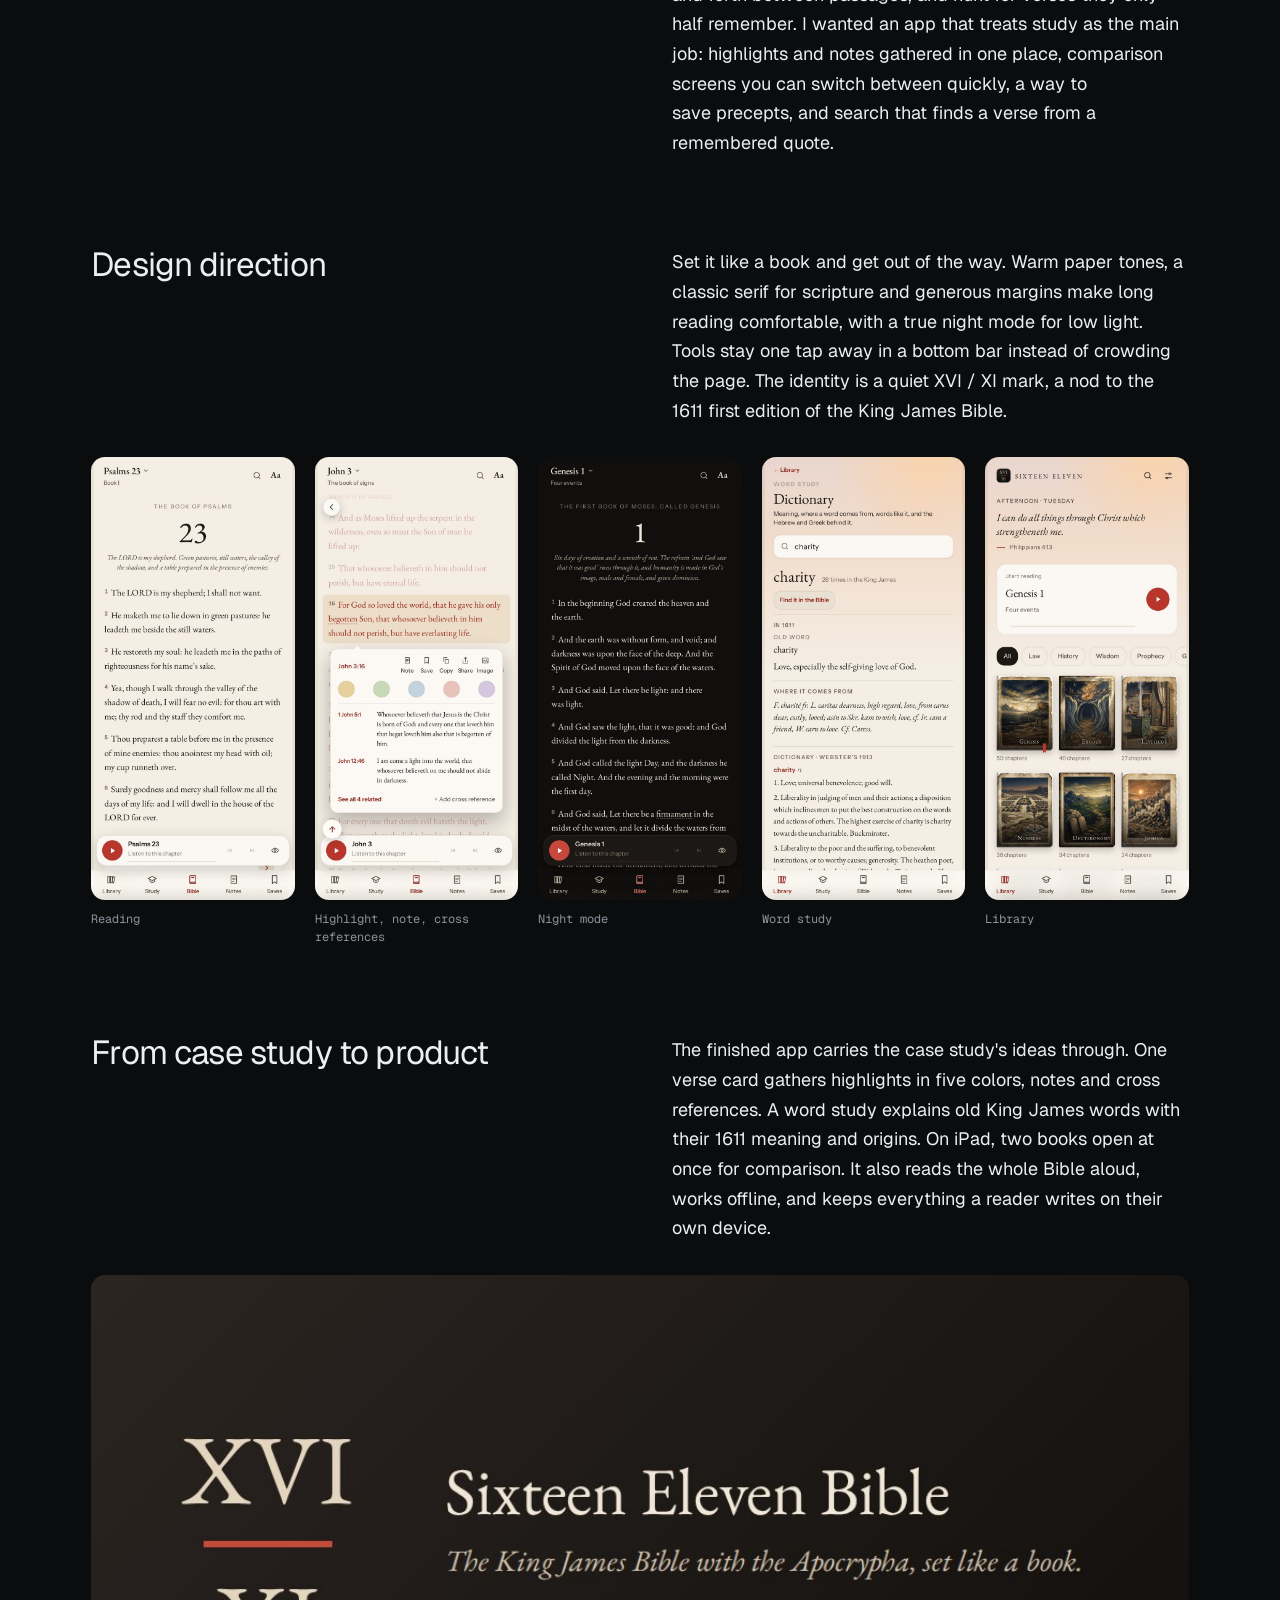
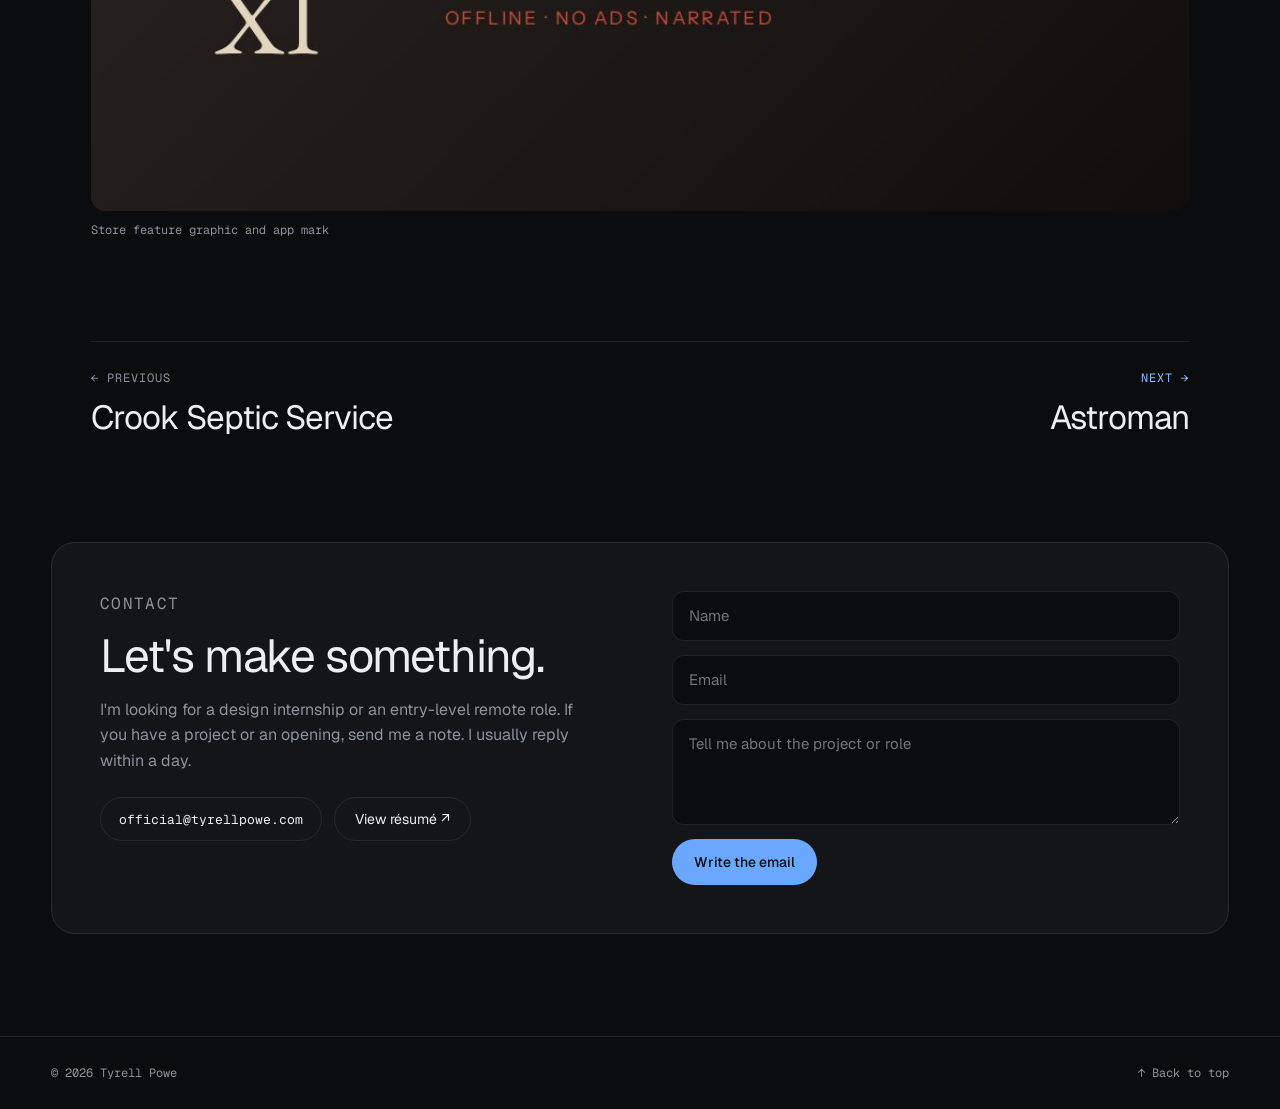
<file: sixteen-eleven.html>
<!doctype html>
<html lang="en" data-theme="dark">
<head>
<meta charset="utf-8">
<meta name="viewport" content="width=device-width,initial-scale=1">
<title>Sixteen Eleven Bible · Tyrell Powe</title>
<meta name="description" content="A King James Bible app for people who study scripture closely. It started as my Figma case study and is now a live app on the web, packaged for the App Sto">
<meta property="og:title" content="Sixteen Eleven Bible · Tyrell Powe">
<meta property="og:description" content="A King James Bible app for people who study scripture closely. It started as my Figma case study and is now a live app on the web, packaged for the App Sto">
<meta property="og:image" content="https://tyrellpowe.com/img/astroman/cover.jpg">
<meta name="theme-color" content="#0b0c0e">
<script>try{var t=localStorage.getItem('theme');if(t)document.documentElement.dataset.theme=t}catch(e){}</script>
<link rel="icon" href="favicon.svg" type="image/svg+xml">
<link rel="preconnect" href="https://fonts.googleapis.com">
<link rel="preconnect" href="https://fonts.gstatic.com" crossorigin>
<link href="https://fonts.googleapis.com/css2?family=Geist:wght@300;400;500;600&family=Geist+Mono:wght@400;500&display=swap" rel="stylesheet">
<link rel="stylesheet" href="style.css?v=f8d75db5">
</head>
<body>
<a class="skip" href="#main">Skip to content</a>
<header class="site-head">
  <a class="brand" href="index.html"><span class="dot"></span>Tyrell Powe</a>
  <nav class="nav" aria-label="Main">
    <a href="index.html#work" aria-current="page">Work</a>
    <a href="index.html#about" class=hide-sm>About</a>
    <a href="resume.html">Résumé</a>
    <a href="#contact">Contact</a>
    <button class="theme-btn" type="button" aria-label="Switch between dark and light theme"><i></i><span>Dark</span></button>
    <button class="menu-btn" type="button" aria-label="Menu" aria-expanded="false" aria-controls="menu"><span></span><span></span></button>
  </nav>
</header>
<nav class="menu" id="menu" aria-label="Menu">
  <a class="item" href="index.html#work">Work<span>↓</span></a>
  <a class="item" href="index.html#about">About<span>↓</span></a>
  <a class="item" href="resume.html">Résumé<span>↗</span></a>
  <a class="item" href="#contact">Contact<span>↓</span></a>
  <a class="mail" href="mailto:official@tyrellpowe.com">official@tyrellpowe.com</a>
</nav>
<main id="main">
<article class="project wrap">
  <a class="back" href="index.html#work">← All work</a>
  <p class="eyebrow">02 — Bible study app, from Figma case study to live product</p>
  <h1>Sixteen Eleven Bible</h1>
  <p class="summary">A King James Bible app for people who study scripture closely. It started as my Figma case study and is now a live app on the web, packaged for the App Store and Google Play.</p>
  <dl class="meta"><div><dt>Role</dt><dd>Product and UI/UX designer</dd></div><div><dt>Year</dt><dd>2026</dd></div><div><dt>Platforms</dt><dd>Web, iPhone, iPad, Android</dd></div><div><dt>Tools</dt><dd>Figma</dd></div></dl>
  <div class="pill-row links"><a class="btn small" href="https://app.sixteeneleven.bible">Open the app ↗</a></div>
  <figure class="hero-fig"><button class="zoom" type="button" data-src="img/sixteen/ipad-two-sides.jpg" data-cap="On iPad, two panes open at once: the text and a word study side by side." aria-label="Enlarge: On iPad, two panes open at once: the text and a word study side by side."><img src="img/sixteen/ipad-two-sides.jpg" alt="On iPad, two panes open at once: the text and a word study side by side."></button><figcaption class="cap">On iPad, two panes open at once: the text and a word study side by side.</figcaption></figure>
  
  <section class="sec">
    <div class="sec-text"><h2>The problem</h2><p>Most Bible apps are built for quick daily reading. Serious students juggle highlights spread across chapters, flip back and forth between passages, and hunt for verses they only half remember. I wanted an app that treats study as the main job: highlights and notes gathered in one place, comparison screens you can switch between quickly, a way to save precepts, and search that finds a verse from a remembered quote.</p></div>
    
  </section>
  <section class="sec">
    <div class="sec-text"><h2>Design direction</h2><p>Set it like a book and get out of the way. Warm paper tones, a classic serif for scripture and generous margins make long reading comfortable, with a true night mode for low light. Tools stay one tap away in a bottom bar instead of crowding the page. The identity is a quiet XVI / XI mark, a nod to the 1611 first edition of the King James Bible.</p></div>
    <div class="gallery" style="--min:180px"><figure><button class="zoom" type="button" data-src="img/sixteen/1-read.jpg" data-cap="Reading" aria-label="Enlarge: Reading"><img src="img/sixteen/1-read.jpg" alt="Reading" loading="lazy"></button><figcaption class="cap">Reading</figcaption></figure><figure><button class="zoom" type="button" data-src="img/sixteen/2-verse-card.jpg" data-cap="Highlight, note, cross references" aria-label="Enlarge: Highlight, note, cross references"><img src="img/sixteen/2-verse-card.jpg" alt="Highlight, note, cross references" loading="lazy"></button><figcaption class="cap">Highlight, note, cross references</figcaption></figure><figure><button class="zoom" type="button" data-src="img/sixteen/3-night.jpg" data-cap="Night mode" aria-label="Enlarge: Night mode"><img src="img/sixteen/3-night.jpg" alt="Night mode" loading="lazy"></button><figcaption class="cap">Night mode</figcaption></figure><figure><button class="zoom" type="button" data-src="img/sixteen/4-word-study.jpg" data-cap="Word study" aria-label="Enlarge: Word study"><img src="img/sixteen/4-word-study.jpg" alt="Word study" loading="lazy"></button><figcaption class="cap">Word study</figcaption></figure><figure><button class="zoom" type="button" data-src="img/sixteen/5-library.jpg" data-cap="Library" aria-label="Enlarge: Library"><img src="img/sixteen/5-library.jpg" alt="Library" loading="lazy"></button><figcaption class="cap">Library</figcaption></figure></div>
  </section>
  <section class="sec">
    <div class="sec-text"><h2>From case study to product</h2><p>The finished app carries the case study&#x27;s ideas through. One verse card gathers highlights in five colors, notes and cross references. A word study explains old King James words with their 1611 meaning and origins. On iPad, two books open at once for comparison. It also reads the whole Bible aloud, works offline, and keeps everything a reader writes on their own device.</p></div>
    <div class="gallery" style="--min:100%"><figure><button class="zoom" type="button" data-src="img/sixteen/feature.jpg" data-cap="Store feature graphic and app mark" aria-label="Enlarge: Store feature graphic and app mark"><img src="img/sixteen/feature.jpg" alt="Store feature graphic and app mark" loading="lazy"></button><figcaption class="cap">Store feature graphic and app mark</figcaption></figure></div>
  </section>
  
  <nav class="prevnext" aria-label="More projects">
    <a href="crook-septic.html"><span class="mono">← Previous</span><span class="nm">Crook Septic Service</span></a>
    <a class="next" href="astroman.html"><span class="mono">Next →</span><span class="nm">Astroman</span></a>
  </nav>
</article>
<section class="contact wrap" id="contact">
  <div class="contact-card">
    <div class="contact-copy">
      <p class="mono" style="margin:0">Contact</p>
      <h2>Let's make something.</h2>
      <p>I'm looking for a design internship or an entry-level remote role. If you have a project or an opening, send me a note. I usually reply within a day.</p>
      <div class="pill-row"><a class="btn email" href="mailto:official@tyrellpowe.com">official@tyrellpowe.com</a><a class="btn small" href="resume.html">View résumé ↗</a></div>
    </div>
    <div>
      <form data-to="official@tyrellpowe.com">
        <label class="skip" for="cf-name">Name</label><input id="cf-name" name="name" required placeholder="Name" autocomplete="name">
        <label class="skip" for="cf-email">Email</label><input id="cf-email" name="email" type="email" required placeholder="Email" autocomplete="email">
        <label class="skip" for="cf-msg">Message</label><textarea id="cf-msg" name="message" rows="4" required placeholder="Tell me about the project or role"></textarea>
        <button class="btn primary" type="submit">Write the email</button>
      </form>
      <div class="sent" role="status"><b>✓</b><p style="font-size:20px;letter-spacing:-.01em">Your email app should open with your message.</p><p style="color:var(--muted);font-size:15px">If it didn't, write to me at <a href="mailto:official@tyrellpowe.com">official@tyrellpowe.com</a>.</p></div>
    </div>
  </div>
</section>
</main>
<footer class="site-foot"><span>© 2026 Tyrell Powe</span><a href="#main">↑ Back to top</a></footer>
<div class="lb" role="dialog" aria-modal="true" aria-label="Image viewer">
  <div class="lb-top"><span class="lb-count"></span><button class="lb-close" type="button" aria-label="Close">✕</button></div>
  <div class="lb-mid"><button class="lb-prev" type="button" aria-label="Previous image">←</button><img alt=""><button class="lb-next" type="button" aria-label="Next image">→</button></div>
  <p class="lb-cap"></p>
  <div class="lb-mob"><button class="lb-prev" type="button" aria-label="Previous image">←</button><button class="lb-next" type="button" aria-label="Next image">→</button></div>
</div>
<script src="site.js?v=f8d75db5"></script>
</body></html>
</file>
<file: style.css>
/* Tyrell Powe portfolio, v2 */
:root{--bg:#0b0c0e;--surface:#131519;--line:rgba(255,255,255,.09);--fg:#eceef2;--muted:#8d929b;--accent:#6aa8ff;--accent-ink:#8fbcff;--on-accent:#0b0c0e;--pad:clamp(20px,4vw,56px);--mono:'Geist Mono',ui-monospace,monospace}
:root[data-theme="light"]{--bg:#f3f3f1;--surface:#ffffff;--line:rgba(0,0,0,.1);--fg:#111214;--muted:#5b6069;--accent-ink:#1f5fc4}
*{box-sizing:border-box}
html{-webkit-text-size-adjust:100%}
html,body{margin:0;background:var(--bg);color:var(--fg);transition:background .3s,color .3s}
body{font-family:'Geist',system-ui,sans-serif;-webkit-font-smoothing:antialiased;min-height:100vh;display:flex;flex-direction:column}
main{flex:1}
img{max-width:100%}
a{color:var(--fg);text-decoration:none}
a:hover{color:var(--accent-ink)}
::selection{background:var(--accent);color:var(--on-accent)}
input,textarea,button{font:inherit;color:inherit}
button{cursor:pointer}
:focus-visible{outline:2px solid var(--accent);outline-offset:3px;border-radius:6px}
@keyframes pf-in{from{opacity:0;transform:translateY(10px)}to{opacity:1;transform:none}}
@media (prefers-reduced-motion:reduce){*{animation:none!important;transition:none!important}html{scroll-behavior:auto!important}}
html{scroll-behavior:smooth}
.skip{position:absolute;left:-999px}.skip:focus{left:16px;top:12px;z-index:200;background:var(--accent);color:var(--on-accent);padding:8px 12px;border-radius:8px}

.mono{font-family:var(--mono);font-size:12px;letter-spacing:.08em;text-transform:uppercase;color:var(--muted)}
.wrap{max-width:1280px;margin:0 auto;padding-left:var(--pad);padding-right:var(--pad)}

/* header */
.site-head{position:sticky;top:0;z-index:20;display:flex;align-items:center;justify-content:space-between;gap:16px;padding:18px var(--pad);background:color-mix(in oklch,var(--bg) 82%,transparent);backdrop-filter:blur(14px);-webkit-backdrop-filter:blur(14px);border-bottom:1px solid var(--line)}
.brand{display:flex;align-items:center;gap:10px;font-weight:500;font-size:15px;letter-spacing:-.01em;white-space:nowrap}
.dot{width:9px;height:9px;border-radius:50%;background:var(--accent);flex:none}
.nav{display:flex;align-items:center;gap:clamp(12px,2.2vw,30px);font-size:14px}
.nav a{color:var(--muted);padding:6px 0}
.nav a:hover,.nav a[aria-current]{color:var(--fg)}
.theme-btn{display:flex;align-items:center;gap:8px;height:32px;padding:0 12px;border-radius:999px;border:1px solid var(--line);background:var(--surface);font-family:var(--mono);font-size:11px;letter-spacing:.04em;text-transform:uppercase;color:var(--muted)}
.theme-btn i{width:12px;height:12px;border-radius:50%;border:1.5px solid var(--fg);background:linear-gradient(90deg,var(--fg) 50%,transparent 50%)}

/* buttons */
.btn{display:inline-flex;align-items:center;gap:8px;height:46px;padding:0 22px;border-radius:999px;font-size:14px;border:1px solid var(--line);background:transparent}
.btn.primary{background:var(--accent);border-color:var(--accent);color:var(--on-accent);font-weight:500}
.btn.primary:hover{color:var(--on-accent);filter:brightness(1.08)}
.btn.small{height:44px;padding:0 20px}
.pill-row{display:flex;flex-wrap:wrap;gap:12px}

/* hero */
.hero{padding-top:clamp(64px,11vw,150px);padding-bottom:clamp(48px,7vw,88px);animation:pf-in .6s ease both}
.hero-grid{display:grid;grid-template-columns:repeat(auto-fit,minmax(min(100%,420px),1fr));gap:clamp(40px,6vw,88px);align-items:center}
.hero-copy{display:flex;flex-direction:column;gap:28px}
.hero h1{margin:0;font-weight:500;font-size:clamp(46px,7.4vw,112px);line-height:.94;letter-spacing:-.05em;text-wrap:balance}
.hero h1 b{color:var(--accent);font-weight:inherit}
.lede{margin:0;max-width:46ch;font-size:clamp(17px,1.6vw,20px);line-height:1.55;color:var(--muted);text-wrap:pretty}
.status{display:inline-flex;align-self:flex-start;align-items:center;gap:10px;padding:8px 14px;border-radius:999px;border:1px solid var(--line);background:var(--surface);font-size:13px}
.status i{width:7px;height:7px;border-radius:50%;background:var(--accent);box-shadow:0 0 0 4px color-mix(in oklch,var(--accent) 22%,transparent)}
.cover-fig{margin:0;display:flex;flex-direction:column;align-items:center;gap:36px;padding:24px 0}
.cover-btn{display:block;width:min(100%,330px);aspect-ratio:468/695;padding:0;border:0;background:none;perspective:1400px;transform:rotate(4deg)}
.cover-inner{position:relative;display:block;width:100%;height:100%;transform-style:preserve-3d;transition:transform .8s cubic-bezier(.2,.7,.2,1)}
.cover-btn:hover .cover-inner,.cover-btn:focus-visible .cover-inner,.cover-btn.flipped .cover-inner{transform:rotateY(180deg)}
.cover-inner img{position:absolute;inset:0;width:100%;height:100%;object-fit:cover;backface-visibility:hidden;-webkit-backface-visibility:hidden;box-shadow:0 24px 50px rgba(0,0,0,.35),0 6px 14px rgba(0,0,0,.2)}
.cover-inner img.back{transform:rotateY(180deg)}
.cover-fig figcaption{align-self:flex-end;margin-right:8%;font-size:14px;color:var(--muted)}
.cover-fig figcaption a{text-decoration:underline;text-decoration-color:var(--accent);text-underline-offset:3px}

/* work list */
.work{padding-bottom:clamp(80px,10vw,140px);scroll-margin-top:80px}
.list-head{display:flex;justify-content:space-between;align-items:baseline;padding-bottom:16px;border-bottom:1px solid var(--line)}
.row{display:grid;grid-template-columns:48px minmax(0,1fr) auto;align-items:center;gap:clamp(12px,3vw,40px);padding:clamp(20px,2.6vw,32px) 0;border-bottom:1px solid var(--line);transition:opacity .25s}
.rows.hovering .row:not(.on){opacity:.35}
.row .num{font-family:var(--mono);font-size:12px;color:var(--muted)}
.row .title{display:flex;flex-direction:column;gap:6px;min-width:0}
.row .name{font-size:clamp(22px,3.2vw,42px);letter-spacing:-.03em;line-height:1.1}
.row .kind{color:var(--muted);font-size:14px}
.row .side{display:flex;align-items:center;gap:20px;font-family:var(--mono);font-size:12px;color:var(--muted)}
.row .tag{color:var(--accent-ink)}
.row .arrow{font-family:'Geist',sans-serif;font-size:18px;color:var(--fg)}
.row:hover .name{color:var(--fg)}
.preview{position:fixed;top:0;left:0;z-index:50;width:340px;height:240px;border-radius:14px;overflow:hidden;pointer-events:none;opacity:0;transform:translate(-9999px,0);transition:opacity .25s ease;box-shadow:0 30px 80px rgba(0,0,0,.45)}
.preview.show{opacity:1}
.preview::before{content:"";position:absolute;inset:0;background:repeating-linear-gradient(135deg,rgba(255,255,255,.05) 0 1px,transparent 1px 14px)}
.preview img{position:absolute;inset:0;width:100%;height:100%;object-fit:cover}
.preview::after{content:"";position:absolute;inset:auto 0 0 0;height:90px;background:linear-gradient(transparent,rgba(0,0,0,.6))}
.preview .pcap{position:absolute;left:18px;bottom:16px;right:18px;z-index:2;display:flex;justify-content:space-between;align-items:flex-end;gap:12px;color:#fff}
.preview .pcap b{font-weight:400;font-size:17px;letter-spacing:-.02em}
.preview .pcap span{font-family:var(--mono);font-size:11px;opacity:.85}
@media (hover:none),(max-width:900px){.preview{display:none}}

/* about */
.about{padding-top:clamp(56px,7vw,96px);padding-bottom:clamp(56px,7vw,96px);border-top:1px solid var(--line);scroll-margin-top:60px}
.about-grid{display:grid;grid-template-columns:repeat(auto-fit,minmax(min(100%,340px),1fr));gap:clamp(32px,6vw,88px);align-items:start}
.portrait{aspect-ratio:4/5;width:100%;border-radius:20px;overflow:hidden;background:var(--surface)}
.portrait img{display:block;width:100%;height:100%;object-fit:cover}
.about-copy{display:flex;flex-direction:column;gap:28px}
.about-copy h2{margin:0;font-weight:400;font-size:clamp(30px,3.6vw,48px);line-height:1.12;letter-spacing:-.03em;text-wrap:pretty}
.about-copy p.body{margin:0;font-size:17px;line-height:1.7;color:var(--muted);text-wrap:pretty}
.about-copy p.body a{color:var(--accent-ink)}
.facts{display:flex;flex-direction:column;border-top:1px solid var(--line)}
.fact{display:grid;grid-template-columns:140px minmax(0,1fr);gap:16px;padding:16px 0;border-bottom:1px solid var(--line)}
.fact .mono{font-size:11px;padding-top:9px}
.fact p{margin:0;font-size:15px;line-height:1.5}
.chips{display:flex;flex-wrap:wrap;gap:8px}
.chip{padding:8px 13px;border-radius:999px;border:1px solid var(--line);font-family:var(--mono);font-size:12px}
.chip.soft{font-family:inherit;font-size:13px;background:var(--surface)}

/* project page */
.project{max-width:1200px;padding-top:clamp(40px,6vw,80px);padding-bottom:clamp(64px,8vw,110px);animation:pf-in .5s ease both}
.back{font-family:var(--mono);font-size:12px;letter-spacing:.06em;text-transform:uppercase;color:var(--muted)}
.eyebrow{margin:40px 0 16px;font-family:var(--mono);font-size:12px;color:var(--accent-ink)}
.project h1{margin:0;font-weight:400;font-size:clamp(40px,6.6vw,96px);line-height:.98;letter-spacing:-.045em;text-wrap:balance}
.summary{margin:24px 0 0;max-width:52ch;font-size:clamp(17px,1.7vw,21px);line-height:1.5;color:var(--muted);text-wrap:pretty}
.meta{display:grid;grid-template-columns:repeat(auto-fit,minmax(min(100%,170px),1fr));gap:24px;margin:44px 0 0;padding:24px 0;border-top:1px solid var(--line);border-bottom:1px solid var(--line)}
.meta dt{margin:0 0 8px;font-family:var(--mono);font-size:11px;letter-spacing:.08em;text-transform:uppercase;color:var(--muted)}
.meta dd{margin:0;font-size:15px;line-height:1.5}
.links{margin-top:28px}
.hero-fig{margin:48px 0 0;display:flex;flex-direction:column;gap:12px}
.zoom{display:block;width:100%;padding:0;border:0;border-radius:18px;overflow:hidden;background:var(--surface);cursor:zoom-in}
.zoom img{display:block;width:100%;height:auto}
.hero-fig .zoom img{max-height:78vh;object-fit:contain;background:var(--surface)}
.cap{font-family:var(--mono);font-size:12px;line-height:1.5;color:var(--muted)}
.sec{display:flex;flex-direction:column;gap:32px;margin-top:clamp(56px,7vw,104px)}
.sec-text{display:grid;grid-template-columns:repeat(auto-fit,minmax(min(100%,320px),1fr));gap:clamp(20px,5vw,72px)}
.sec-text h2{margin:0;font-weight:400;font-size:clamp(26px,2.6vw,36px);line-height:1.1;letter-spacing:-.025em;text-wrap:balance}
.sec-text p{margin:0;font-size:18px;line-height:1.65;text-wrap:pretty}
.gallery{display:grid;grid-template-columns:repeat(auto-fill,minmax(min(100%,var(--min,300px)),1fr));gap:20px;align-items:start}
.gallery figure{margin:0;display:flex;flex-direction:column;gap:10px}
.gallery .zoom{border-radius:14px}
.videos{display:flex;flex-wrap:wrap;gap:20px}
.videos figure{margin:0;width:min(300px,100%);display:flex;flex-direction:column;gap:10px}
.videos video{width:100%;aspect-ratio:9/16;border-radius:14px;background:#000;display:block}
.pages-note{margin:56px 0 20px}
.pages{display:grid;grid-template-columns:repeat(auto-fill,minmax(min(100%,260px),1fr));gap:20px}
.page{margin:0;display:flex;flex-direction:column;gap:10px}
.page .zoom{position:relative;aspect-ratio:2/3;border-radius:14px}
.page .zoom img{position:absolute;inset:0;width:100%;height:100%;object-fit:cover}
.page figcaption{display:flex;justify-content:space-between;align-items:center;font-family:var(--mono);font-size:12px;color:var(--muted)}
.sketch{height:30px;padding:0 12px;border-radius:999px;border:1px solid var(--line);background:transparent;color:var(--fg);font-family:var(--mono);font-size:11px}
.sketch[aria-pressed="true"]{background:var(--accent);border-color:var(--accent);color:var(--on-accent)}
.prevnext{display:grid;grid-template-columns:repeat(auto-fit,minmax(min(100%,280px),1fr));gap:20px;margin-top:clamp(64px,8vw,110px);padding-top:28px;border-top:1px solid var(--line)}
.prevnext a{display:flex;flex-direction:column;gap:10px}
.prevnext a.next{align-items:flex-end;text-align:right}
.prevnext .mono{font-size:12px}
.prevnext a.next .mono{color:var(--accent-ink)}
.prevnext .nm{font-size:clamp(22px,2.6vw,34px);letter-spacing:-.03em}

/* contact */
.contact{padding-bottom:clamp(64px,8vw,110px);scroll-margin-top:80px}
.contact-card{display:grid;grid-template-columns:repeat(auto-fit,minmax(min(100%,340px),1fr));gap:clamp(32px,5vw,72px);padding:clamp(28px,4vw,48px);border-radius:24px;background:var(--surface);border:1px solid var(--line)}
.contact-copy{display:flex;flex-direction:column;gap:16px}
.contact-copy h2{margin:0;font-weight:400;font-size:clamp(32px,3.6vw,50px);line-height:1.05;letter-spacing:-.03em}
.contact-copy p{margin:0;color:var(--muted);font-size:16px;line-height:1.6;max-width:44ch}
.contact-copy .pill-row{margin-top:8px}
.contact-copy .email{font-family:var(--mono);font-size:13px;height:44px;padding:0 18px}
.contact form{display:flex;flex-direction:column;gap:14px}
.contact input,.contact textarea{padding:0 16px;height:50px;border-radius:12px;border:1px solid var(--line);background:var(--bg);font-size:15px;outline-color:var(--accent);width:100%}
.contact textarea{height:auto;padding:14px 16px;resize:vertical}
.contact form .btn{align-self:flex-start;border:0}
.sent{display:none;flex-direction:column;justify-content:center;gap:10px;animation:pf-in .4s ease both}
.sent b{font-size:28px;color:var(--accent-ink);font-weight:400}
.sent p{margin:0}
.contact.done form{display:none}.contact.done .sent{display:flex}

.site-foot{display:flex;flex-wrap:wrap;justify-content:space-between;gap:16px;padding:28px var(--pad);border-top:1px solid var(--line);font-family:var(--mono);font-size:12px;color:var(--muted)}
.site-foot a{color:var(--muted)}

/* lightbox */
.lb{position:fixed;inset:0;z-index:100;display:none;flex-direction:column;background:rgba(5,6,8,.94);backdrop-filter:blur(10px);color:#eceef2;animation:pf-in .25s ease both}
.lb.open{display:flex}
.lb-top{display:flex;justify-content:space-between;align-items:center;gap:16px;padding:16px clamp(16px,3vw,32px);font-family:var(--mono);font-size:12px;color:#a3a8b0}
.lb button{flex:none;width:48px;height:48px;border-radius:50%;border:1px solid rgba(255,255,255,.15);background:rgba(255,255,255,.06);color:#eceef2;font-size:20px}
.lb .lb-close{width:44px;height:44px;font-size:18px}
.lb-mid{flex:1;min-height:0;display:flex;align-items:center;justify-content:center;gap:12px;padding:0 clamp(8px,2vw,24px)}
.lb-mid img{max-width:calc(100% - 132px);max-height:100%;object-fit:contain;border-radius:8px;box-shadow:0 40px 120px rgba(0,0,0,.6)}
.lb-cap{margin:0;padding:18px clamp(16px,3vw,32px) 24px;text-align:center;font-size:14px;line-height:1.5;color:#c4c8cf}

/* phone design */
.menu-btn{display:none;width:44px;height:44px;align-items:center;justify-content:center;flex-direction:column;gap:5px;border-radius:999px;border:1px solid var(--line);background:var(--surface)}
.menu-btn span{display:block;width:16px;height:1.5px;background:var(--fg);transition:transform .25s}
.menu-open .menu-btn span:first-child{transform:translateY(3.25px) rotate(45deg)}
.menu-open .menu-btn span:last-child{transform:translateY(-3.25px) rotate(-45deg)}
.menu{position:fixed;inset:81px 0 0 0;z-index:19;display:none;flex-direction:column;padding:12px 20px 32px;background:var(--bg);animation:pf-in .3s ease both;overflow:auto}
.menu a.item{display:flex;justify-content:space-between;align-items:center;padding:22px 0;border-bottom:1px solid var(--line);font-size:34px;letter-spacing:-.03em}
.menu a.item span{font-size:18px;color:var(--accent-ink)}
.menu .mail{margin-top:auto;padding-top:24px;font-family:var(--mono);font-size:13px;color:var(--muted)}
.lb-mob{display:none;justify-content:center;gap:16px;padding:0 0 28px}
.lb-mob button{width:52px;height:52px}
@media (max-width:719px){
  .nav a{display:none}
  .menu-btn{display:flex}
  .menu-open .menu{display:flex}
  .menu-open{overflow:hidden}
  .row{grid-template-columns:28px minmax(0,1fr) auto}
  .row .tag,.row .side .yr{display:none}
  .fact{grid-template-columns:minmax(0,1fr);gap:10px}
  .fact .mono{padding-top:0!important}
  .lb-mid button{display:none}
  .lb-mid img{max-width:100%}
  .lb-cap{padding-bottom:12px}
  .lb-mob{display:flex}
}
</file>
